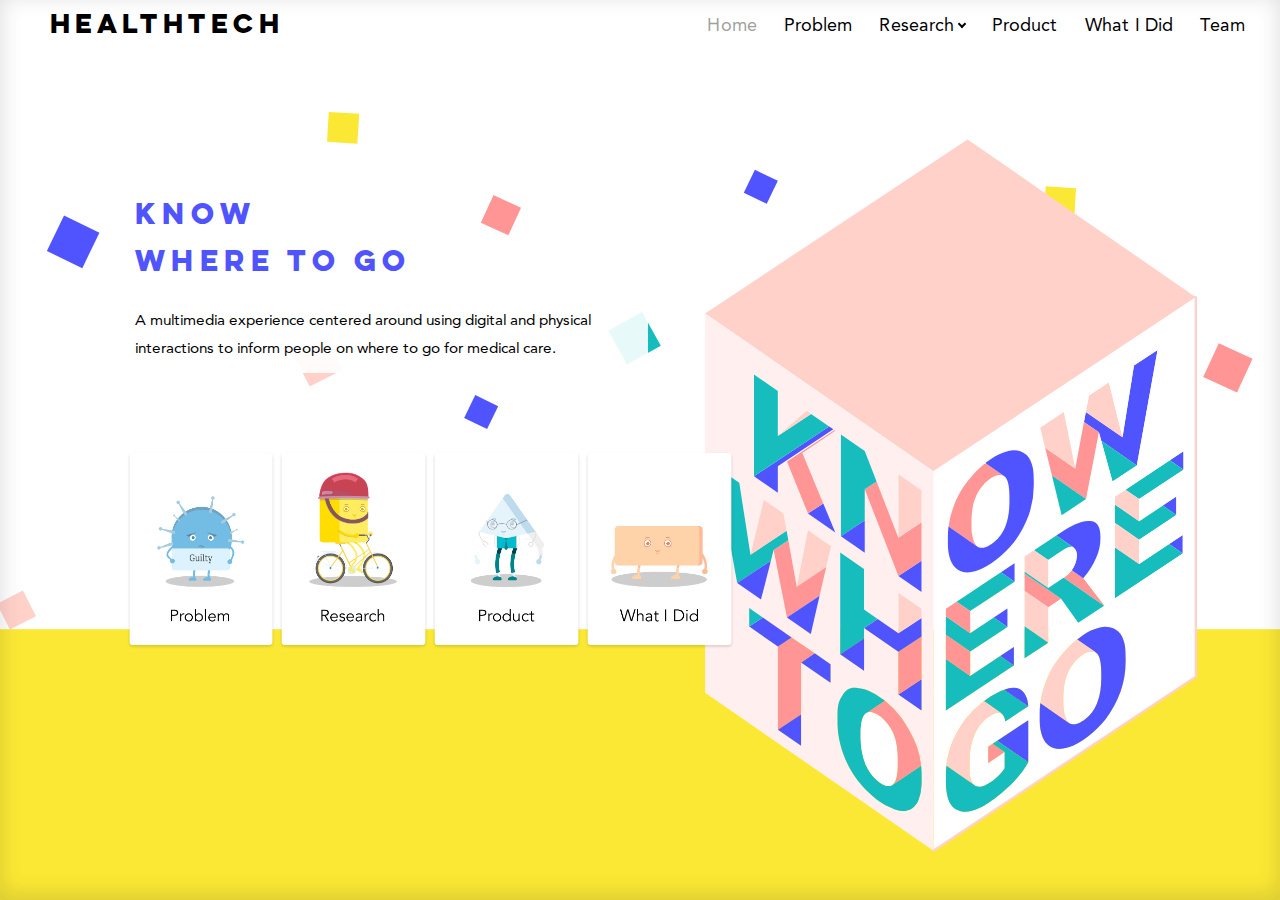
<file: index.html>
<!DOCTYPE HTML>

<html>
<head>
<title>MHCI HealthTech 2018</title>
<meta charset="utf-8" />
<meta name="viewport" content="width=device-width, initial-scale=1" />
<!--[if lte IE 8]><script src="assets/js/ie/html5shiv.js"></script><![endif]-->
<link rel="stylesheet" href="assets/css/main.css" />
<link rel="stylesheet" href="assets/css/custom.css" />
<!--[if lte IE 9]><link rel="stylesheet" href="assets/css/ie9.css" /><![endif]-->
<!--[if lte IE 8]><link rel="stylesheet" href="assets/css/ie8.css" /><![endif]-->
<link rel="shortcut icon" href="images/favicon.png" type="image/x-icon" />
</head>
<body class="landing landing-bg">
<div id="page-wrapper">
  <div class="wrapper-problem"> 
    
    <!-- Header -->
    <header id="header"> <a href="index.html">
      <h1 id="logo">HealthTech</h1>
      </a>
      <nav id="nav">
        <ul>
          <li><a class="selected" href="index.html">Home</a></li>
          <li><a href="problem.html">Problem</a></li>
          <li> <a class="super-menu" href="#">Research <i class="arrow down"></i></a>
            <ul>
              <li><a href="research-generative.html">Generative</a></li>
              <li><a href="research-evaluative.html">Evaluative</a></li>
            </ul>
          </li>
          <li><a href="product.html">Product</a></li>
          <li><a href="what-i-did.html">What I Did</a></li>
          <li><a href="team.html">Team</a></li>
        </ul>
      </nav>
    </header>
    
    <!-- Banner -->
    <section id="banner" class="banner-landing"> <img class="landing-bg-mobile" src="images/landing-page-background-mobile-view.svg"/>
      <div class="content">
        <div class="row hello-world">
          <div class="6u 12u$(medium) hero-text">
            <header>
              <h1 class="highlight-text text-box">Know<br>
                Where to Go</h1>
            </header>
            <h3 class="text-box">A multimedia experience centered around using digital and physical interactions to inform people on where to go for medical care.</h3>
          </div>
          <div class="row card-box">
            <div class="7u 12u$(medium)">
              <div class="row">
                <div class="3u 6u(medium)"> <a href="problem.html"><img class="card-link" src="images/problem-card.png" alt=""></a> </div>
                <div class="3u 6u$(medium)"> <a href="research-generative.html"><img class="card-link" src="images/research-card.png" alt=""></a> </div>
                <div class="3u 6u(medium)"> <a href="product.html"><img class="card-link" src="images/product-card.png" alt=""></a> </div>
                <div class="3u 6u(medium)"> <a href="what-i-did.html"><img class="card-link" src="images/my-role-card.png" alt=""></a> </div>
<!--                <div class="3u 6u$(medium)"> <a href="team.html"><img class="card-link" src="images/team-card.png" alt=""></a> </div>-->
              </div>
            </div>
          </div>
        </div>
      </div>
    </section>
    
    <!-- Scripts --> 
    <script src="assets/js/jquery.min.js"></script> 
    <script src="assets/js/jquery.scrolly.min.js"></script> 
    <script src="assets/js/jquery.dropotron.min.js"></script> 
    <script src="assets/js/jquery.scrollex.min.js"></script> 
    <script src="assets/js/skel.min.js"></script> 
    <script src="assets/js/util.js"></script> 
    <!--[if lte IE 8]><script src="assets/js/ie/respond.min.js"></script><![endif]--> 
    <script src="assets/js/main.js"></script> 
  </div>
</div>
</body>
</html>
</file>
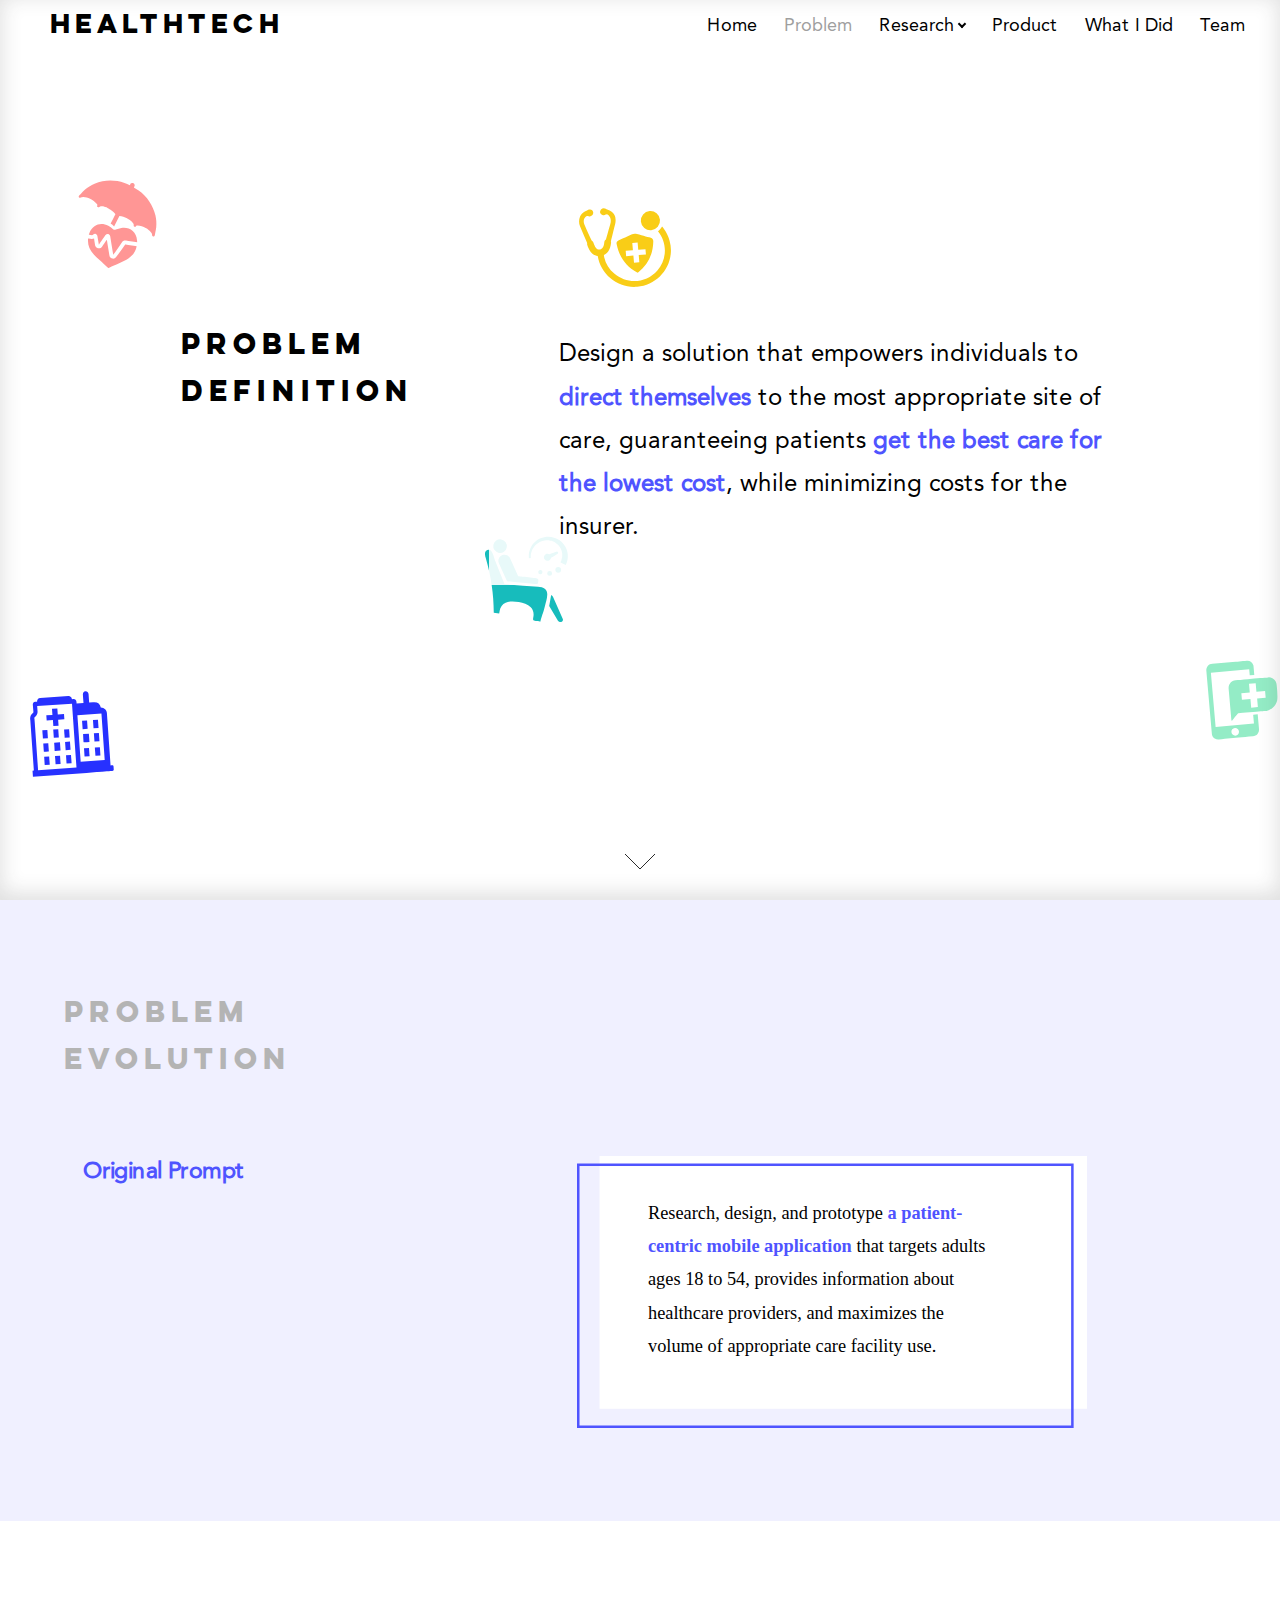
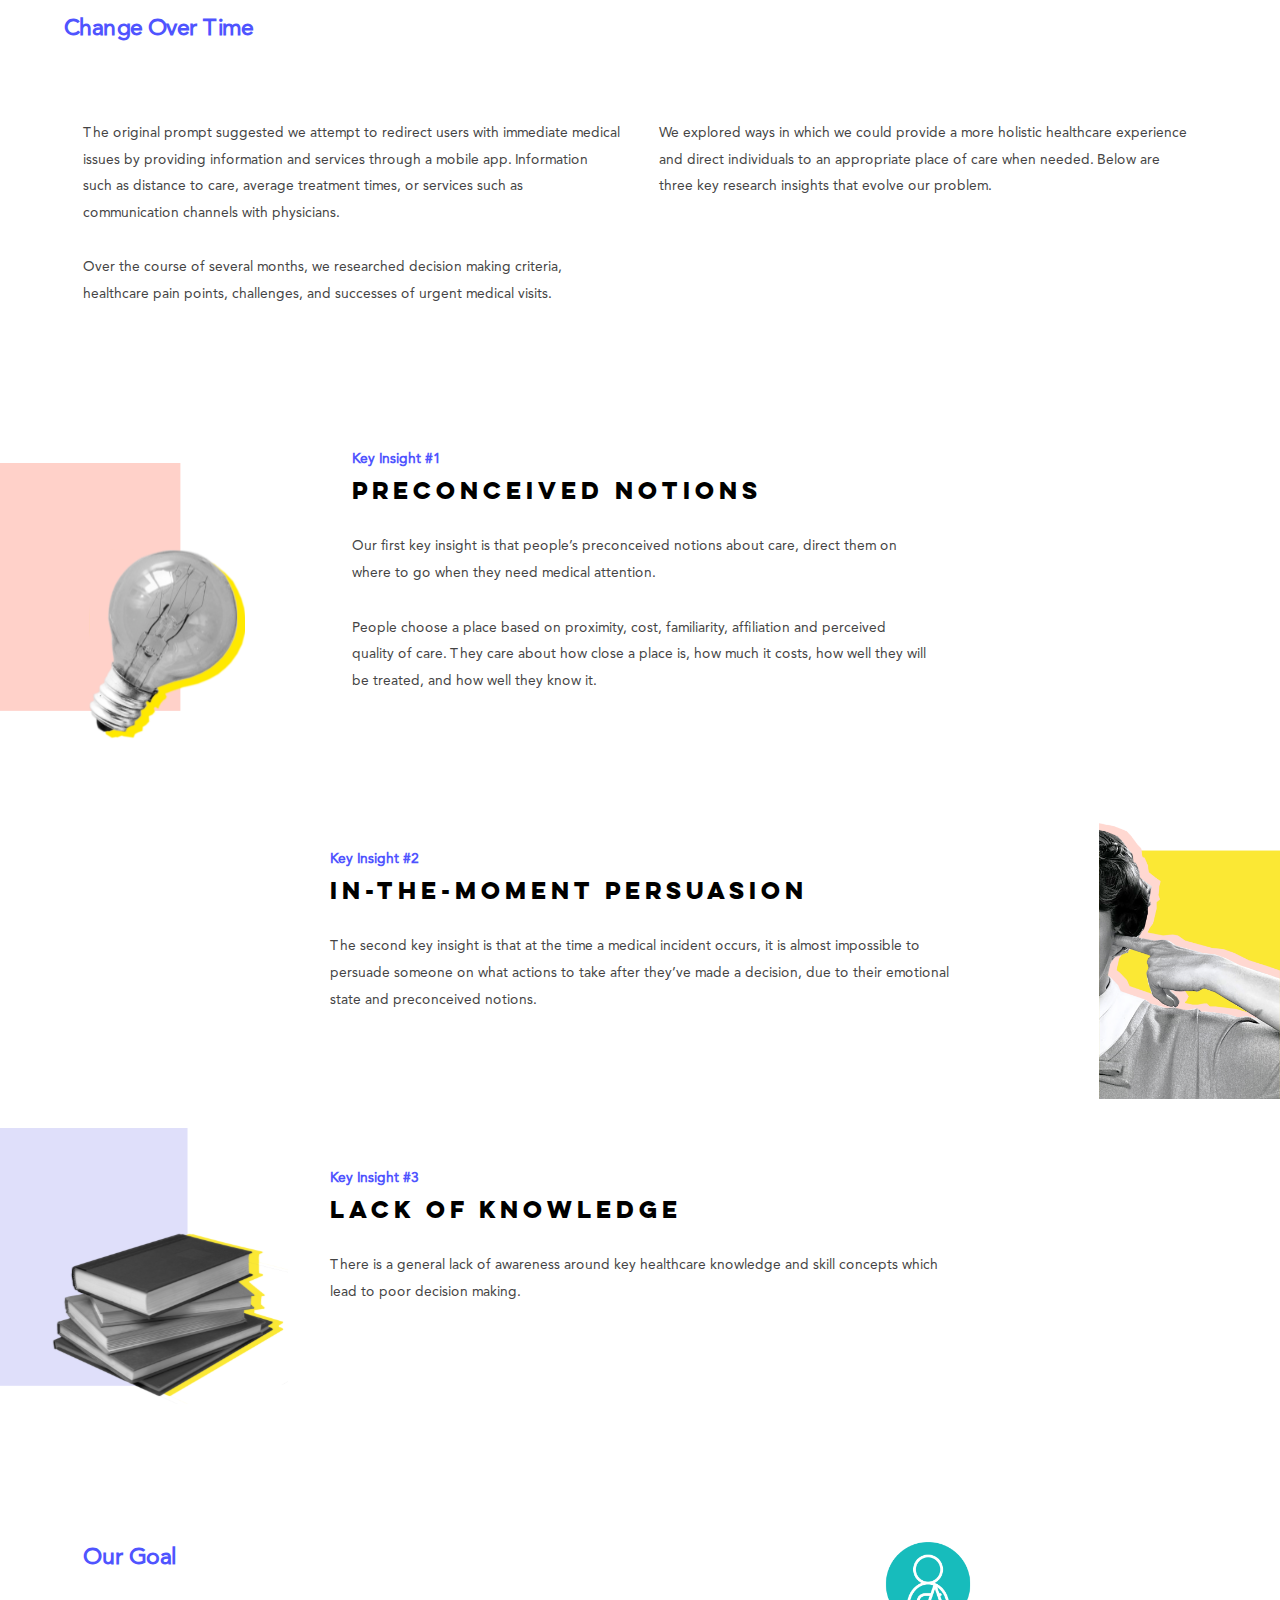
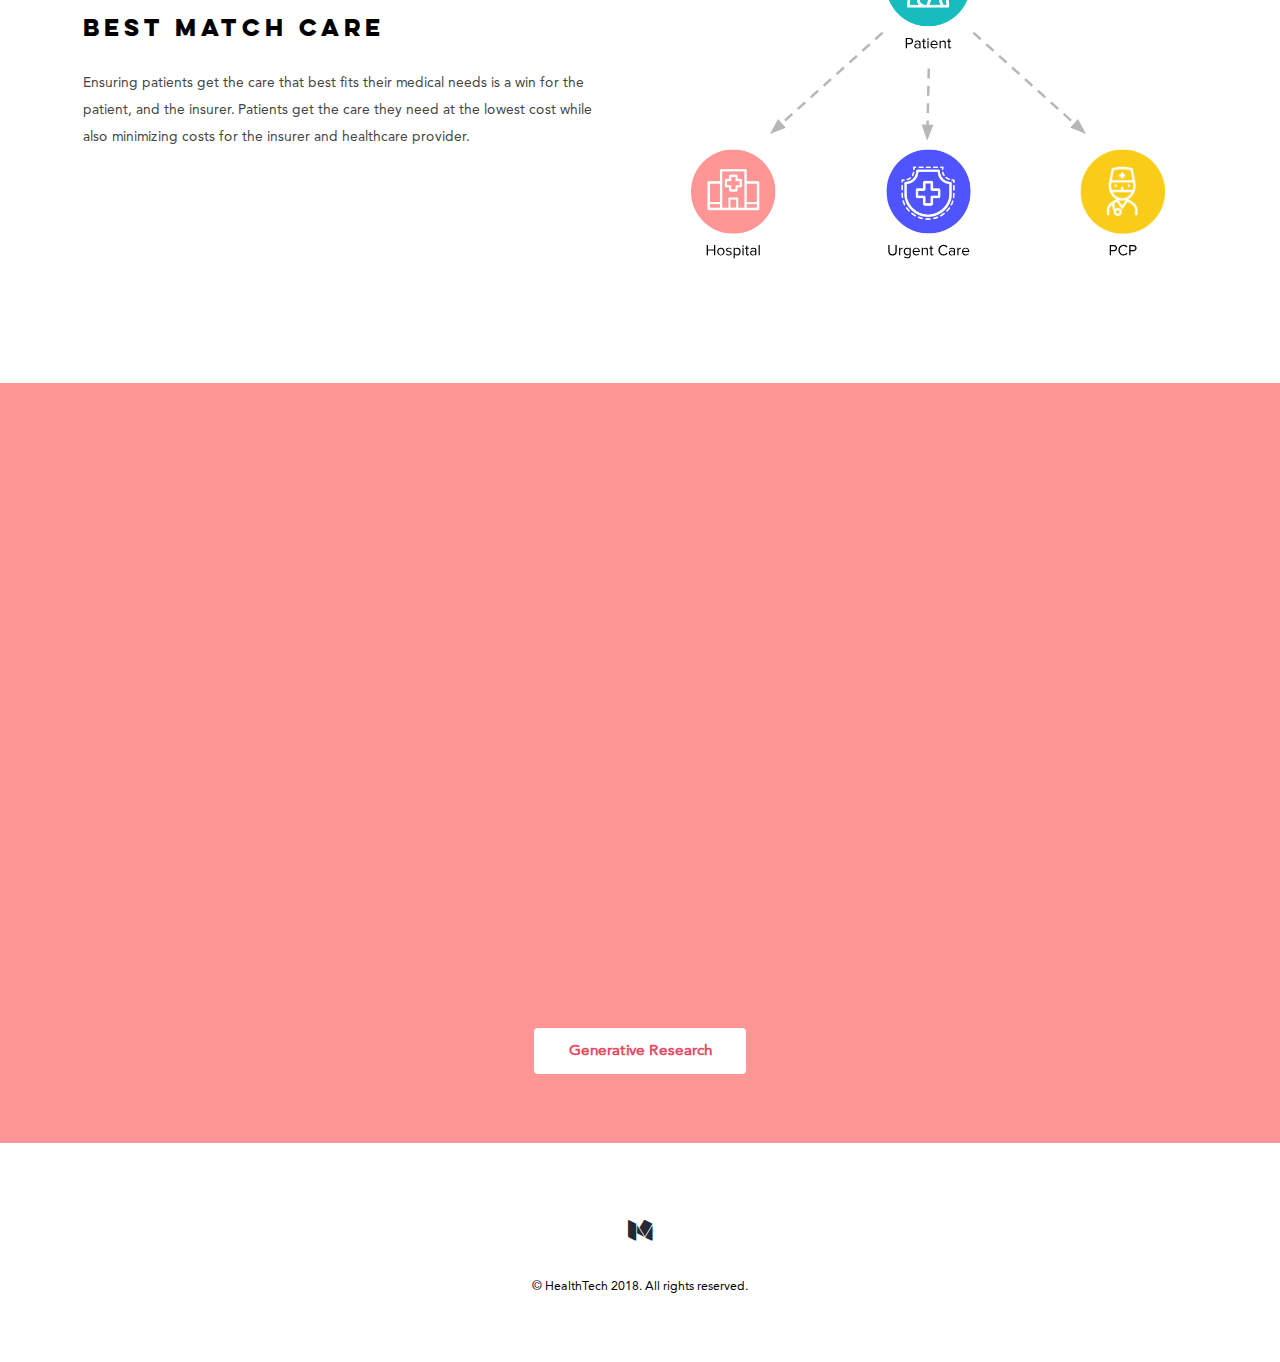
<file: problem.html>
<!DOCTYPE HTML>

<html>
<head>
<title>MHCI HealthTech 2018</title>
<meta charset="utf-8" />
<meta name="viewport" content="width=device-width, initial-scale=1" />
<!--[if lte IE 8]><script src="assets/js/ie/html5shiv.js"></script><![endif]-->
<link rel="stylesheet" href="assets/css/main.css" />
<link rel="stylesheet" href="assets/css/custom.css" />
<link rel="stylesheet" href="assets/css/evaluative.css" />
<!--[if lte IE 9]><link rel="stylesheet" href="assets/css/ie9.css" /><![endif]-->
<!--[if lte IE 8]><link rel="stylesheet" href="assets/css/ie8.css" /><![endif]-->
<link rel="shortcut icon" href="images/favicon.png" type="image/x-icon" />
</head>
<body class="landing">
<div id="page-wrapper">
  <div class="wrapper-problem"> 
    
    <!-- Header -->
    <header id="header"> <a href="index.html">
      <h1 id="logo">HealthTech</h1>
      </a>
      <nav id="nav">
        <ul>
          <li><a  href="index.html">Home</a></li>
          <li><a class="selected" href="problem.html">Problem</a></li>
          <li> <a class="super-menu" href="#">Research <i class="arrow down"></i></a>
            <ul>
              <li><a href="research-generative.html">Generative</a></li>
              <li><a href="research-evaluative.html">Evaluative</a></li>
            </ul>
          </li>
          <li><a href="product.html">Product</a></li>
          <li><a href="what-i-did.html">What I Did</a></li>
          <li><a href="team.html">Team</a></li>
        </ul>
      </nav>
    </header>
    
    <!-- Banner -->
    <section id="banner" class="banner-problem">
      <div class="content">
        <div class="row banner-text">
          <div class="4u 12u$(medium)">
            <header>
              <h1 class="text-box">Problem<br>
                Definition</h1>
            </header>
          </div>
          <div class="8u 12u$(medium) text-box">
            <h3 class="blurb">Design a solution that empowers individuals to <span class="highlight-text">direct themselves</span> to the most appropriate site of care, guaranteeing patients <span class="highlight-text">get the best care for the lowest cost</span>, while minimizing costs for the insurer.</h3>
          </div>
        </div>
      </div>
      <a href="#dop" class="goto-next scrolly banner-arrow">Next</a> </section>
    
    <!-- Problem Evolution -->
    <section id="dop" class="bottom problem-evolution">
      <div class="content">
        <div class="container"> 
          <!--Section Title-->
          <div class="row">
            <div class="12u 12u$(medium)">
              <header>
                <h1 class="darkgray-section-title">Problem<br>
                  Evolution</h1>
              </header>
            </div>
          </div>
          <!--Original Prompt-->
          <div class="row uniform-right">
            <div class="4u 12u$(medium)">
              <h2>Original Prompt</h2>
            </div>
            <div class="8u 12u$(medium)"> <img class="original-prompt" src="images/original-prompt.svg" alt=""> </div>
          </div>
          <!--Paragraph Text--> 
        </div>
      </div>
      <a href="#two" class="goto-next scrolly">Next</a> </section>
    
    <!-- Change Over Time -->
    <section class="bottom cot">
      <div class="content">
        <div class="container">
          <header>
            <h2>Change Over Time</h2>
          </header>
          <div class="row uniform">
            <div class="6u 12u$(medium)">
              <p>The original prompt suggested we attempt to redirect users with immediate medical issues by providing information and services through a mobile app. Information such as distance to care, average treatment times, or services such as communication channels with physicians.<br>
                <br>
                Over the course of several months, we researched decision making criteria, healthcare pain points, challenges, and successes of urgent medical visits.</p>
            </div>
            <div class="6u 12u$(medium)">
              <p>We explored ways in which we could provide a more holistic healthcare experience and direct individuals to an appropriate place of care when needed. Below are three key research insights that evolve our problem.</p>
            </div>
          </div>
        </div>
      </div>
      <a href="#three" class="goto-next scrolly">Next</a> </section>
    
    <!-- Key Insights -->
    <section class="key-insight-1">
      <div class="content">
        <div class="container">
          <div class="row">
            <div class="6u$ 12u$(medium) insight-box">
              <p class="highlight-text">Key Insight #1</p>
              <div>
                <h1 class="h1-subtitle">Preconceived Notions</h1>
                <p class="inline">Our first key insight is that people’s preconceived notions about care, direct them on where to go when they need medical attention.</p>
                <p>People choose a place based on proximity, cost, familiarity, affiliation and perceived quality of care. They care about how close a place is, how much it costs, how well they will be treated, and how well they know it.</p>
              </div>
            </div>
          </div>
        </div>
      </div>
    </section>
    <section class="key-insight-2">
      <div class="row">
        <div class="6u 12u$(medium) insight-box">
          <p class="highlight-text">Key Insight #2</p>
          <div>
            <h1 class="h1-subtitle">In-the-Moment Persuasion</h1>
            <p class="inline">The second key insight is that at the time a medical incident occurs, it is almost impossible to persuade someone on what actions to take after they’ve made a decision, due to their emotional state and preconceived notions.</p>
          </div>
        </div>
      </div>
    </section>
    <section class="key-insight-3">
      <div class="row">
        <div class="6u$ 12u$(medium) insight-box">
          <p class="highlight-text">Key Insight #3</p>
          <div>
            <h1 class="h1-subtitle">Lack of Knowledge</h1>
            <p class="inline">There is a general lack of awareness around key healthcare knowledge and skill concepts which lead to poor decision making.</p>
          </div>
        </div>
      </div>
    </section>
    
    <!-- Our Goal -->
    <section class="bottom cot">
      <div class="content">
        <div class="container">
          <div class="row uniform">
            <div class="6u 12u$(medium)">
              <header>
                <h2>Our Goal</h2>
                <h1 class="h1-subtitle">Best Match Care</h1>
              </header>
              <p>Ensuring patients get the care that best fits their medical needs is a win for the patient, and the insurer. Patients get the care they need at the lowest cost while also minimizing costs for the insurer and healthcare provider.</p>
            </div>
            <div class="6u 12u$(medium)"> <img src="images/best-match-care.svg" alt=""/> </div>
          </div>
        </div>
      </div>
      <a href="#three" class="goto-next scrolly">Next</a> </section>
    
    <!-- Redefining Our Goal -->
    <section id="five" class="wrapper style2 special fade">
      <div class="container">
        <header>
          <h1 class="pink-section-title text-center">Redefining Our Goal</h1>
        </header>
        <div class="container 50%">
          <p class="white-text">Our goal is to provide a more effective and sustainable way of empowering individuals, by equipping them with knowledge and skills they need to make an educated decision at the time of a medical emergency. We strive to instill behavior change that will be reflected in one’s decision making process.</p>
        </div>
        <div class="container 70%"> <img class="ks-img" src="images/ks-equation.svg" alt="Knowledge and skills equal better decision making."> </div>
      </div>
      <div class="next-page">
        <ul class="actions">
          <li><a href="research-generative.html" class="button special">Generative Research</a></li>
        </ul>
      </div>
    </section>
    
    <!-- Footer -->
    <footer id="footer">
      <ul class="icons">
        <li><a target="_blank" href="https://medium.com/mhci2018-healthtech/mhci-capstone-team-revolutionizes-digital-healthcare-experience-for-patients-ade49d486f2" class="icon alt fa-medium"><span class="label">Medium</span></a></li>
      </ul>
      <ul class="copyright">
        <li>&copy; HealthTech 2018. All rights reserved.</li>
      </ul>
    </footer>
  </div>
</div>

<!-- Scripts --> 
<script src="assets/js/jquery.min.js"></script> 
<script src="assets/js/jquery.scrolly.min.js"></script> 
<script src="assets/js/jquery.dropotron.min.js"></script> 
<script src="assets/js/jquery.scrollex.min.js"></script> 
<script src="assets/js/skel.min.js"></script> 
<script src="assets/js/util.js"></script> 
<!--[if lte IE 8]><script src="assets/js/ie/respond.min.js"></script><![endif]--> 
<script src="assets/js/main.js"></script>
</body>
</html>
</file>
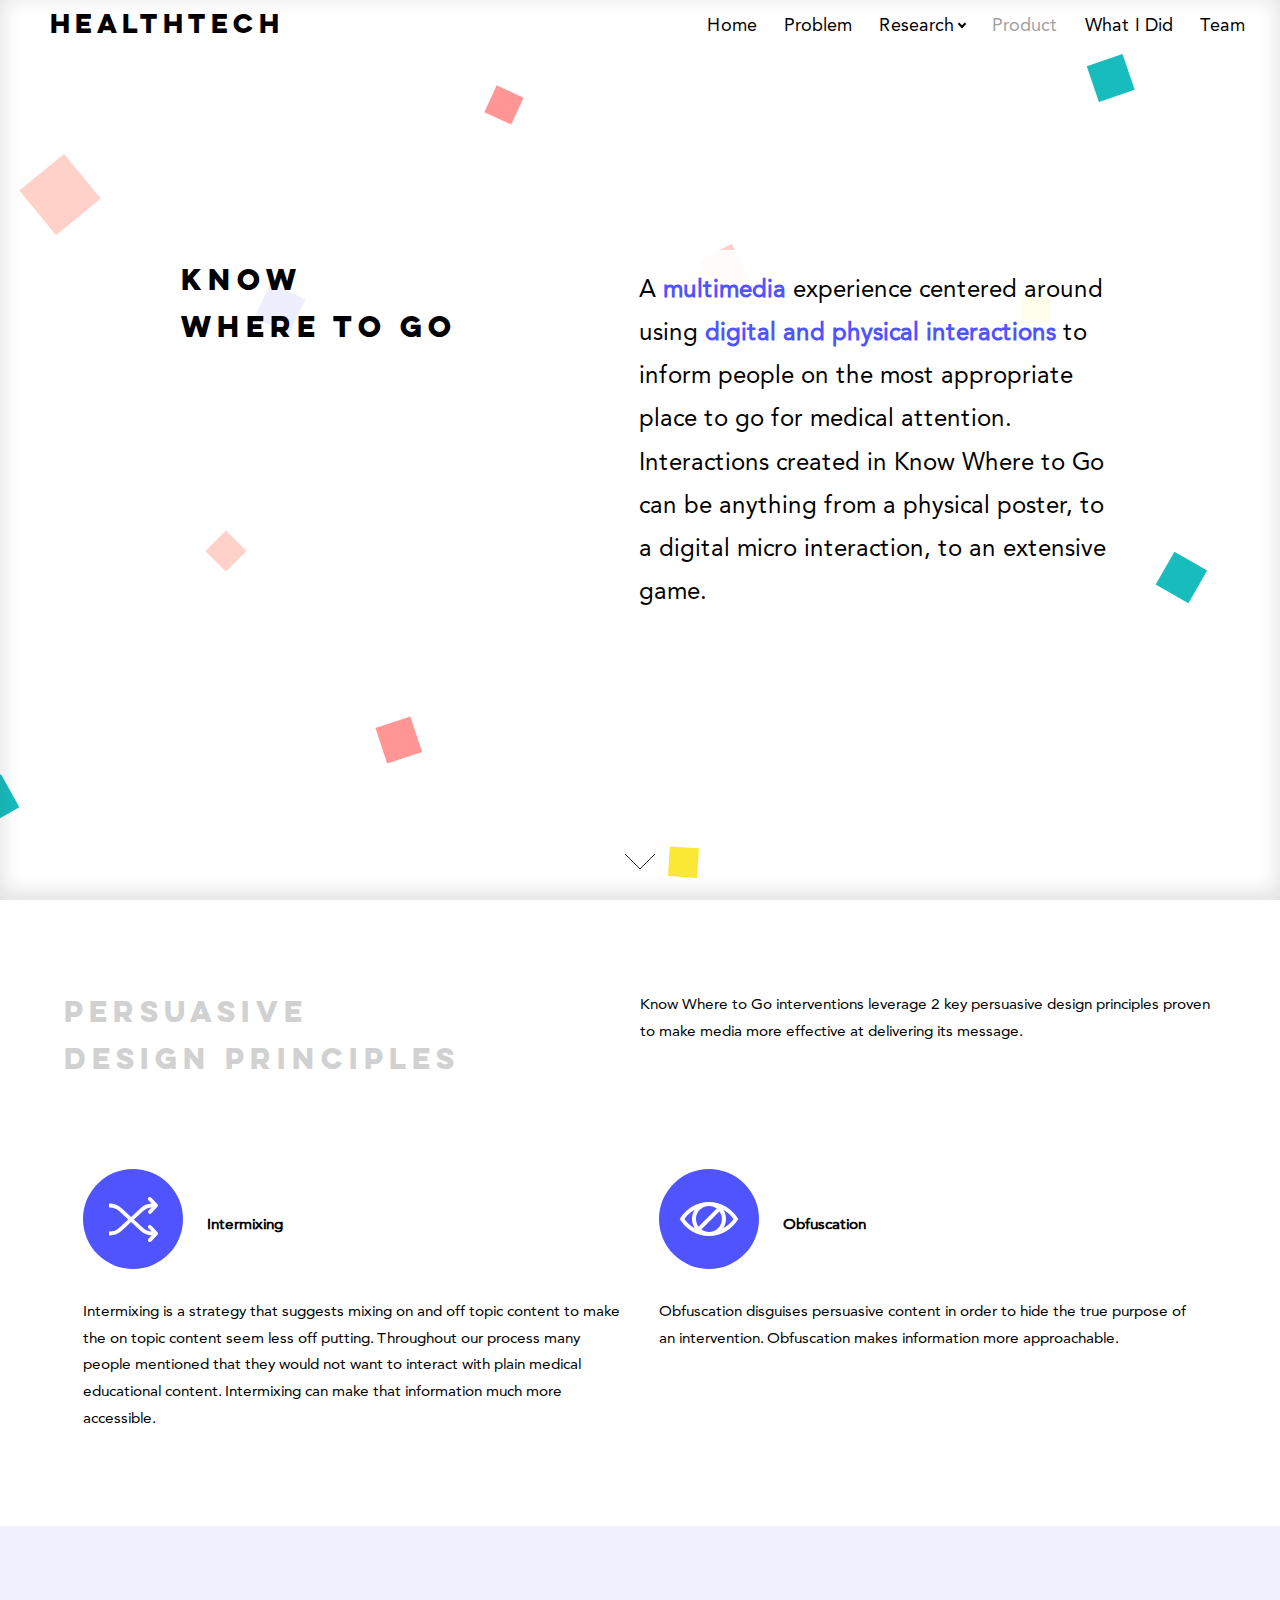
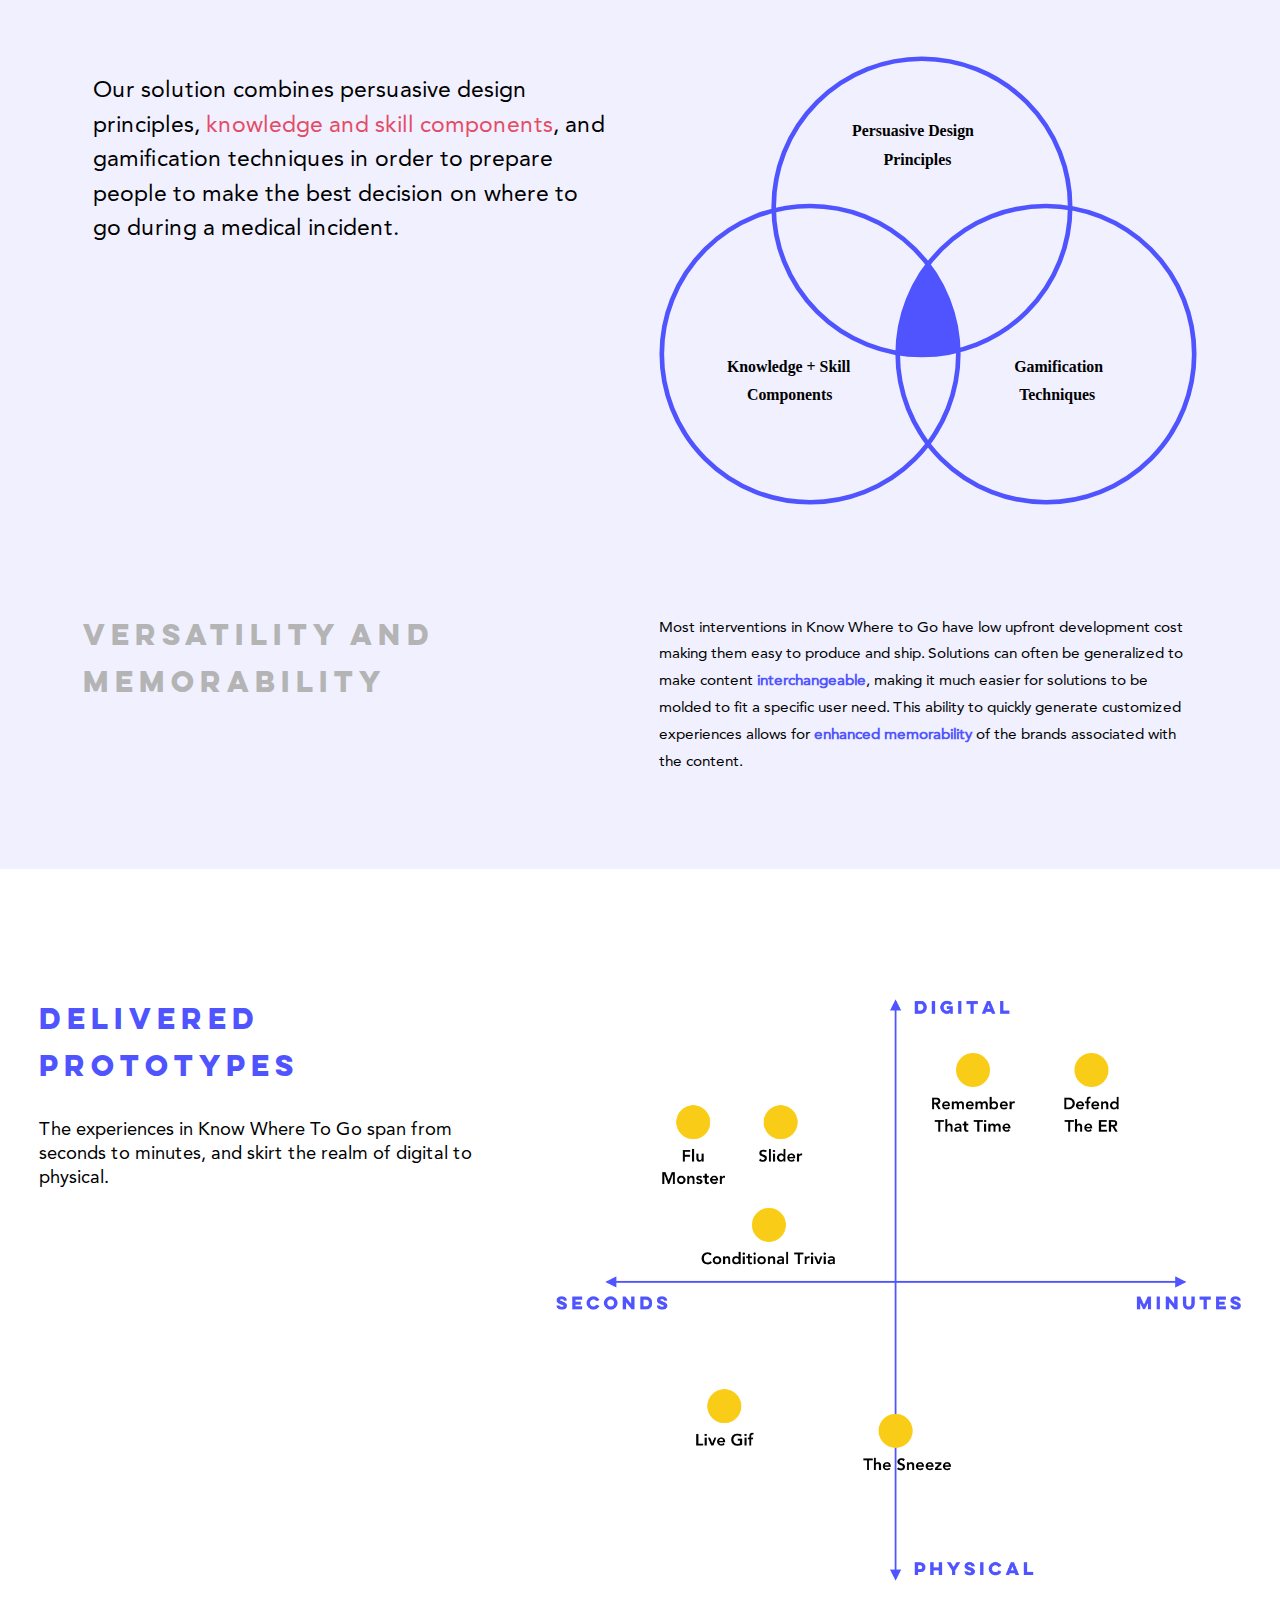
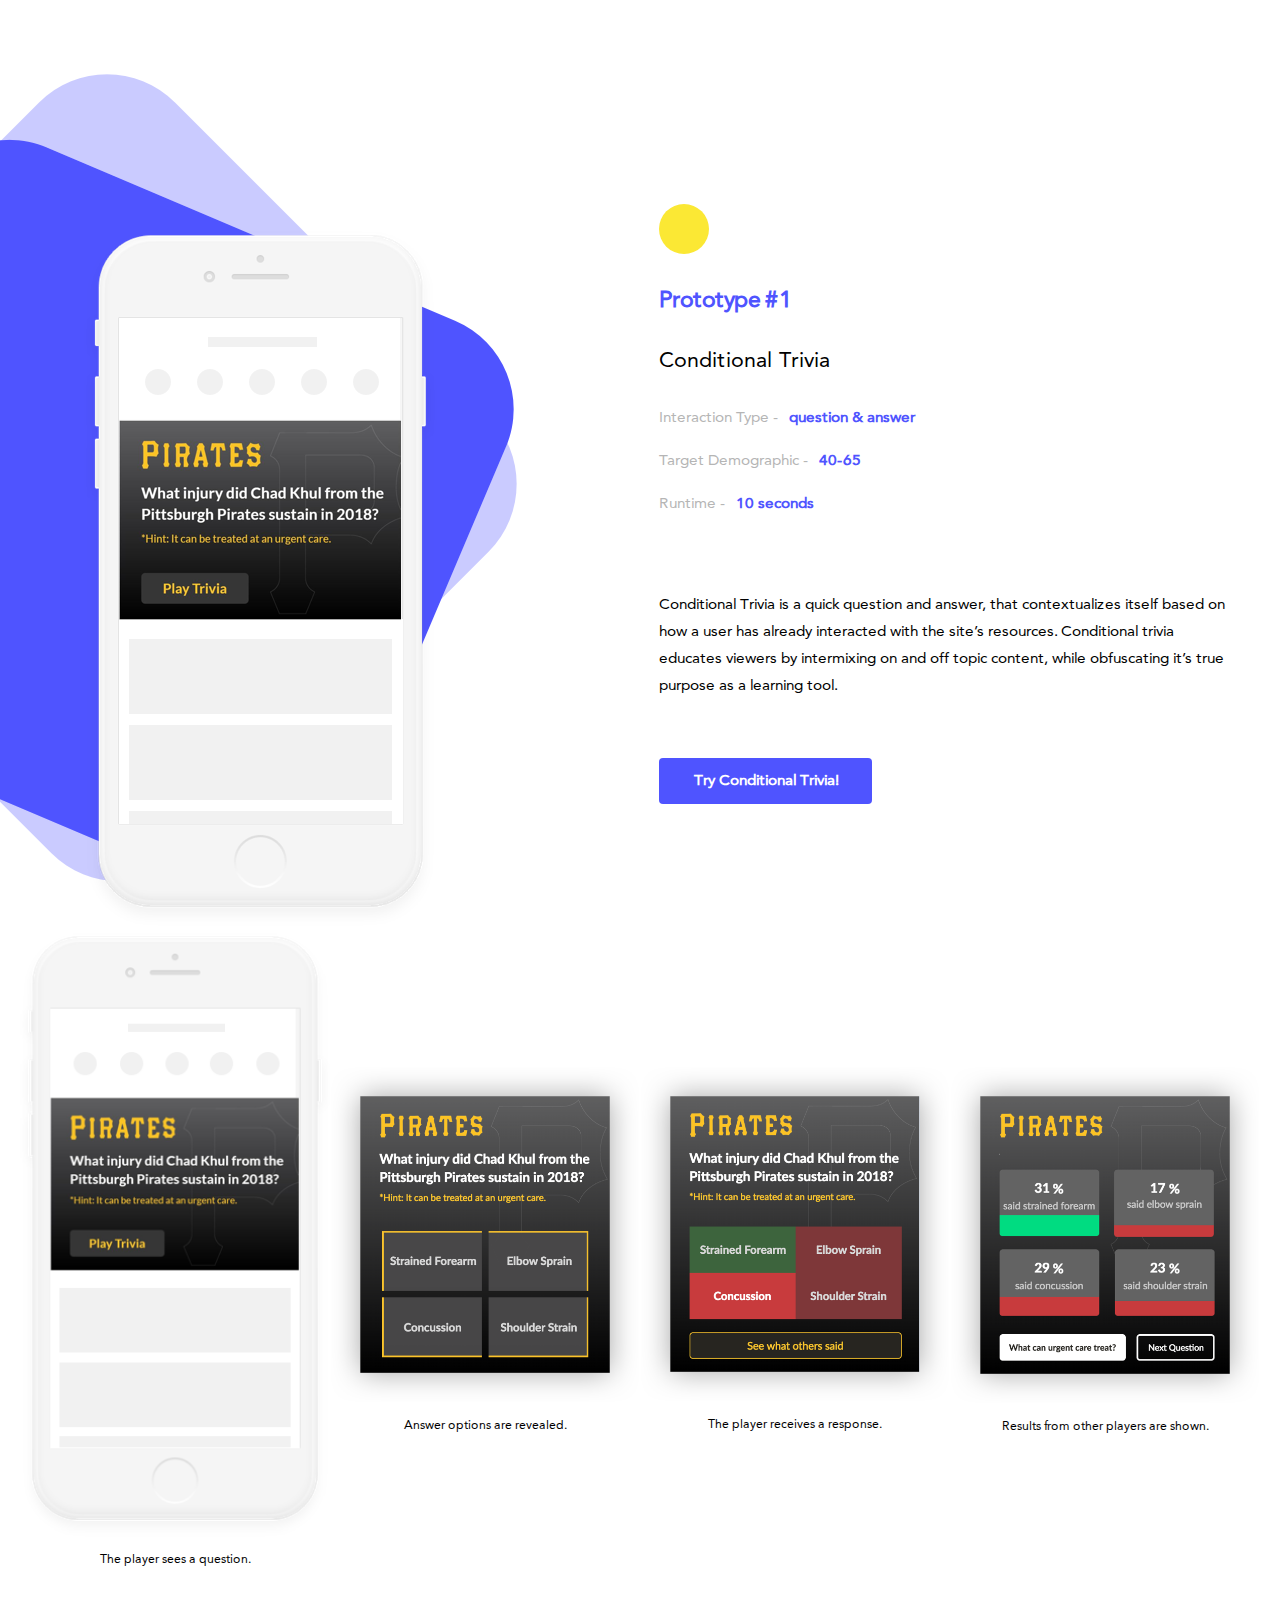
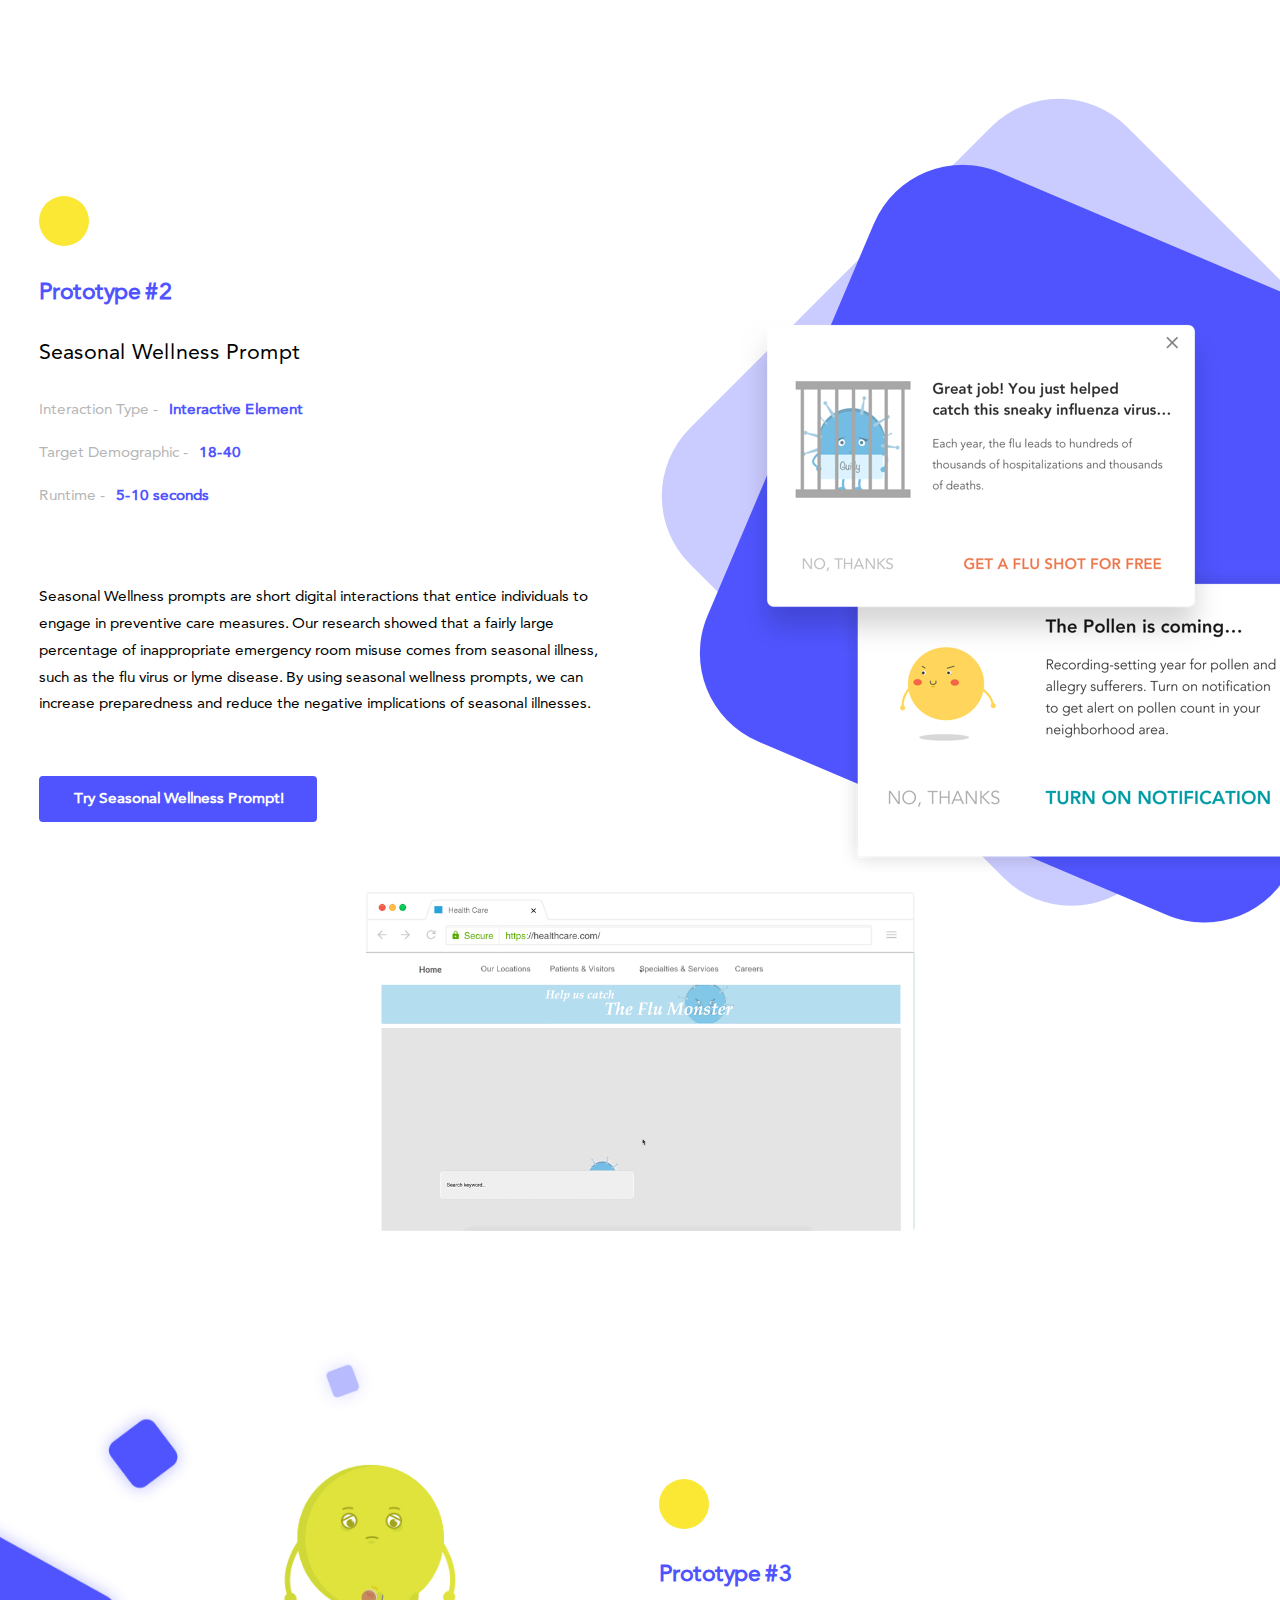
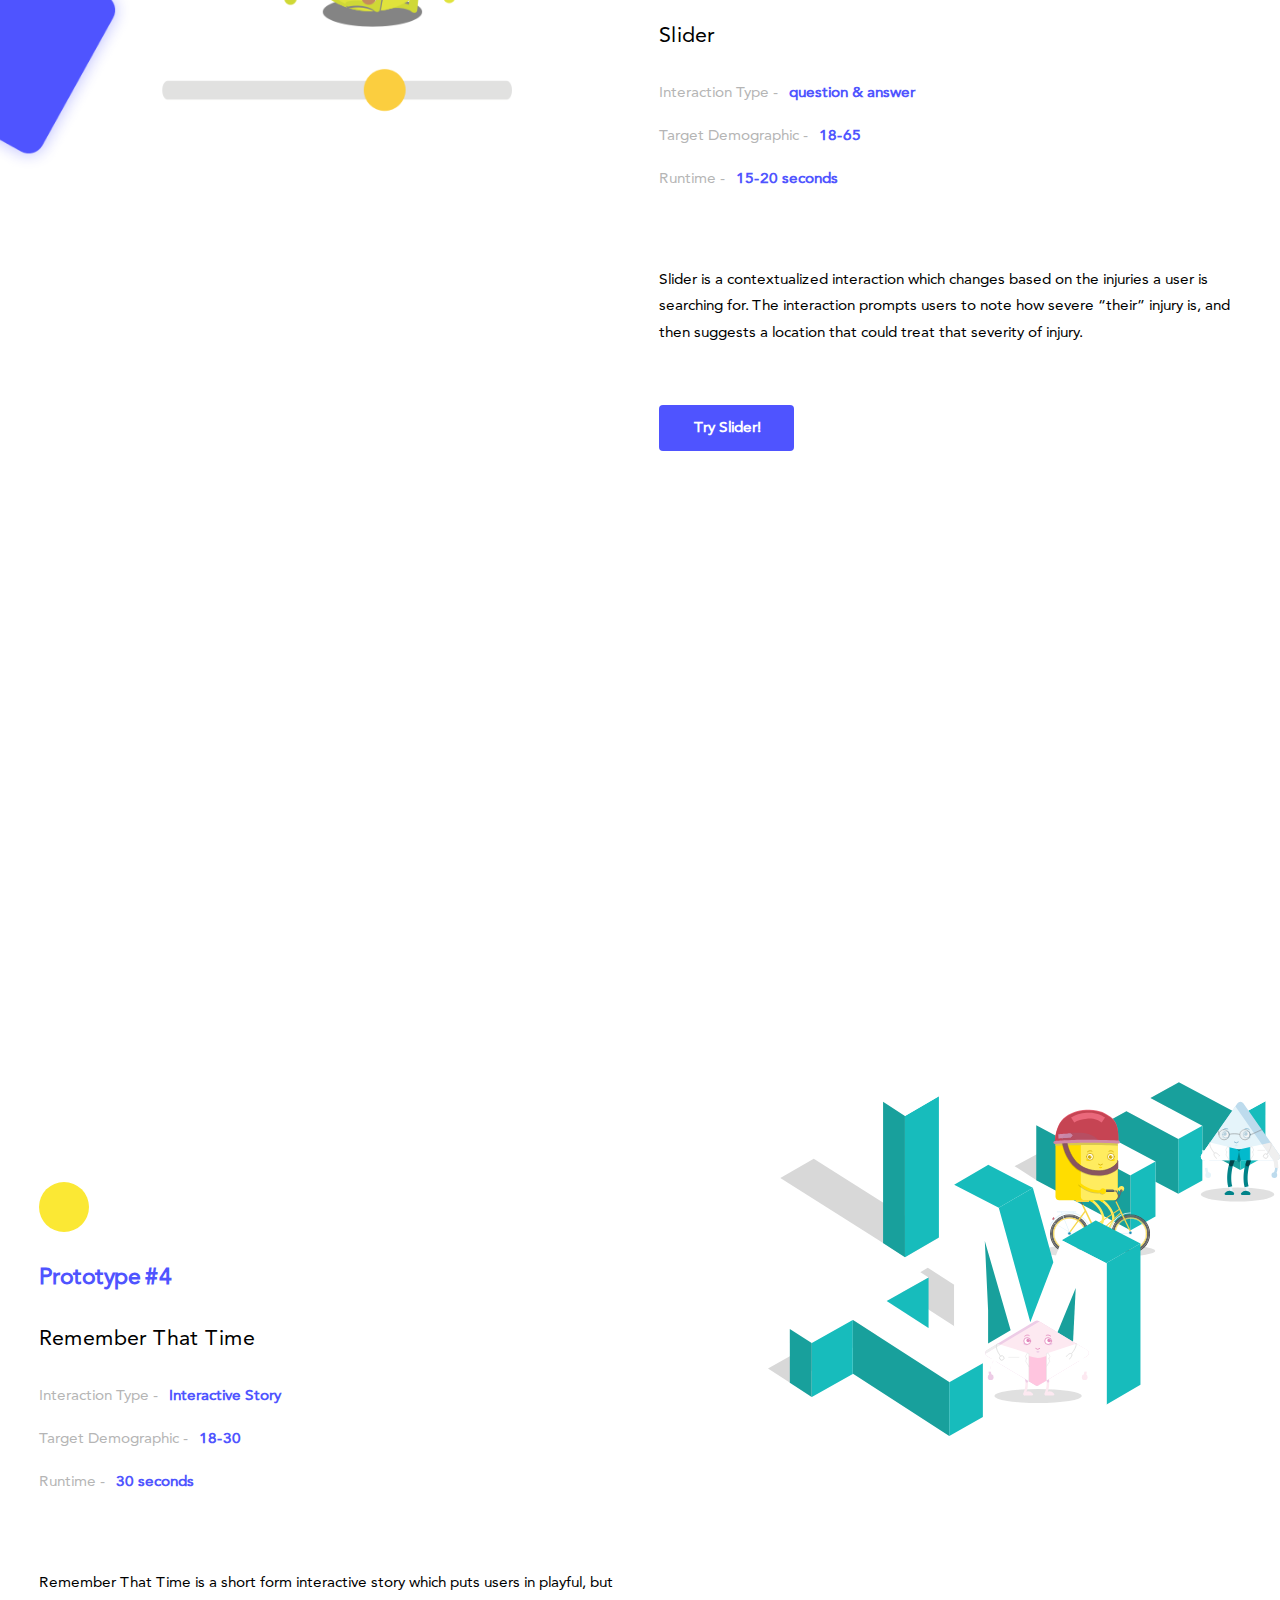
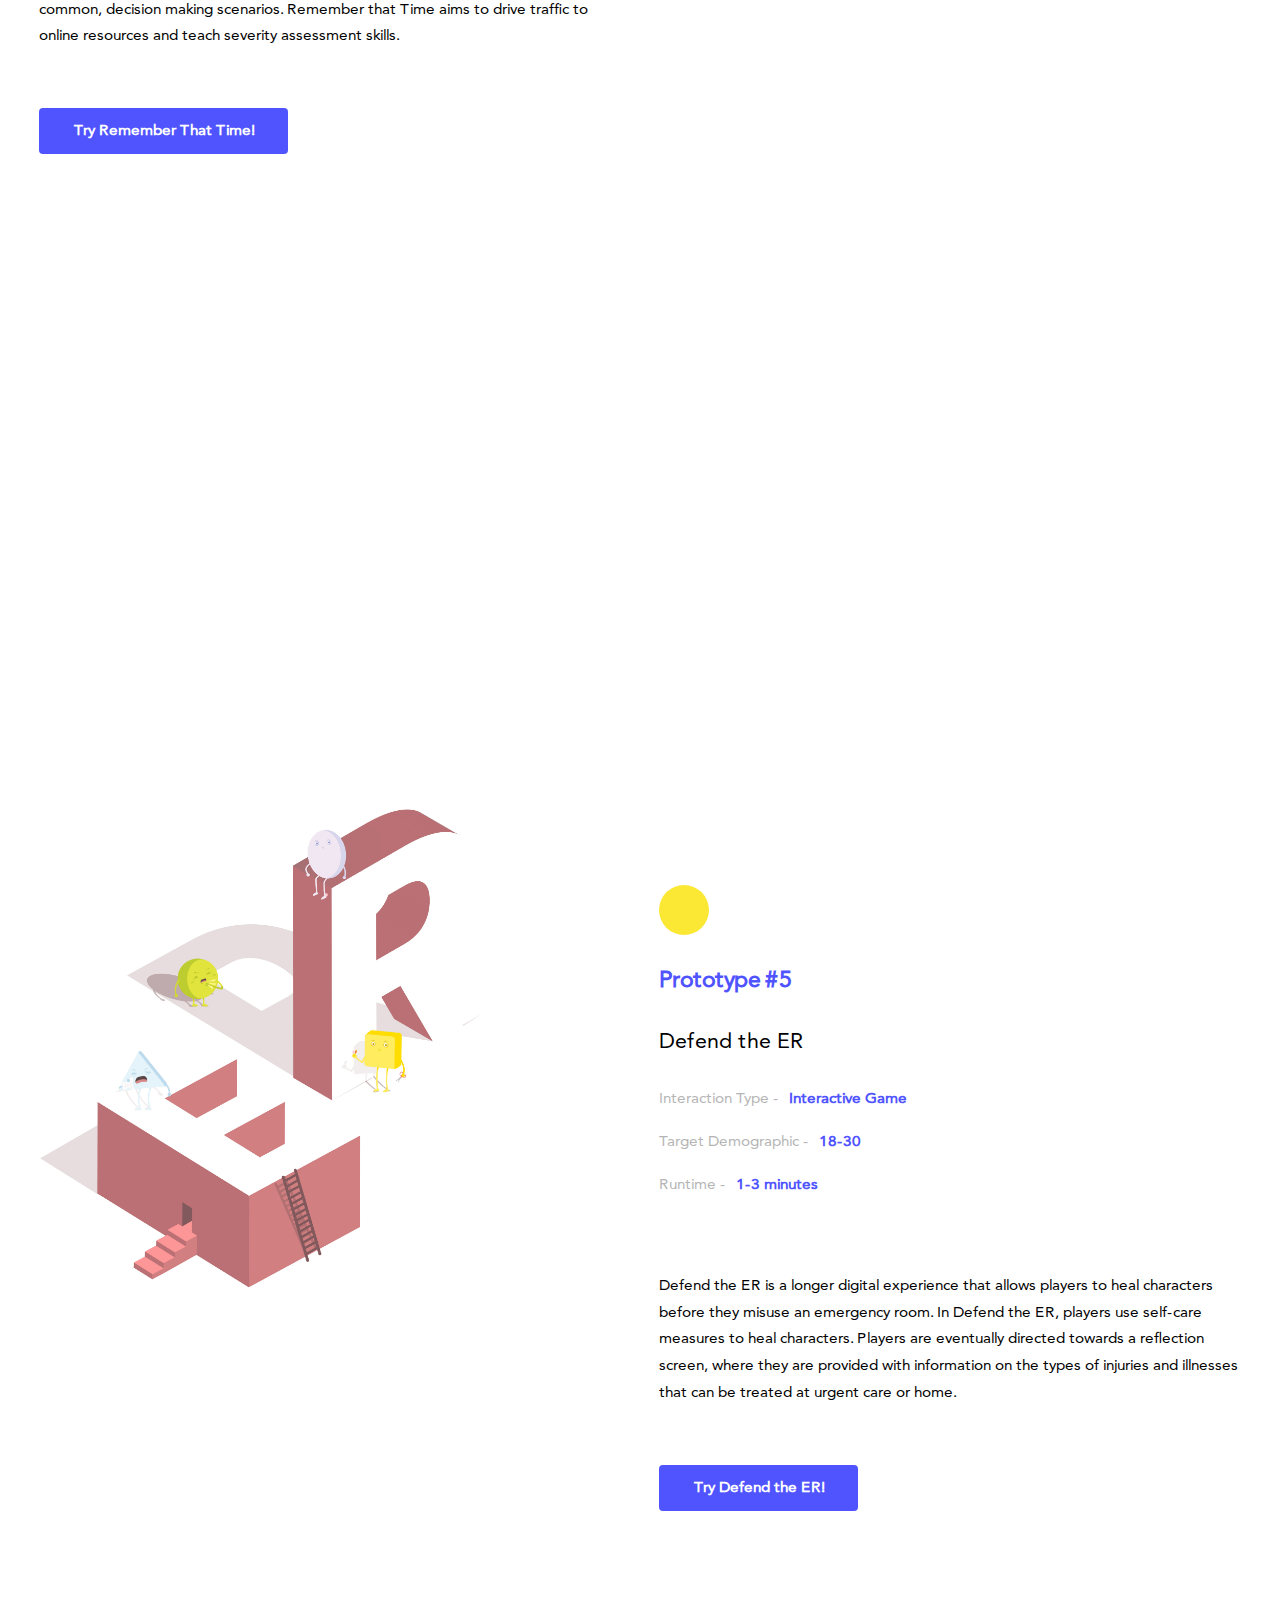
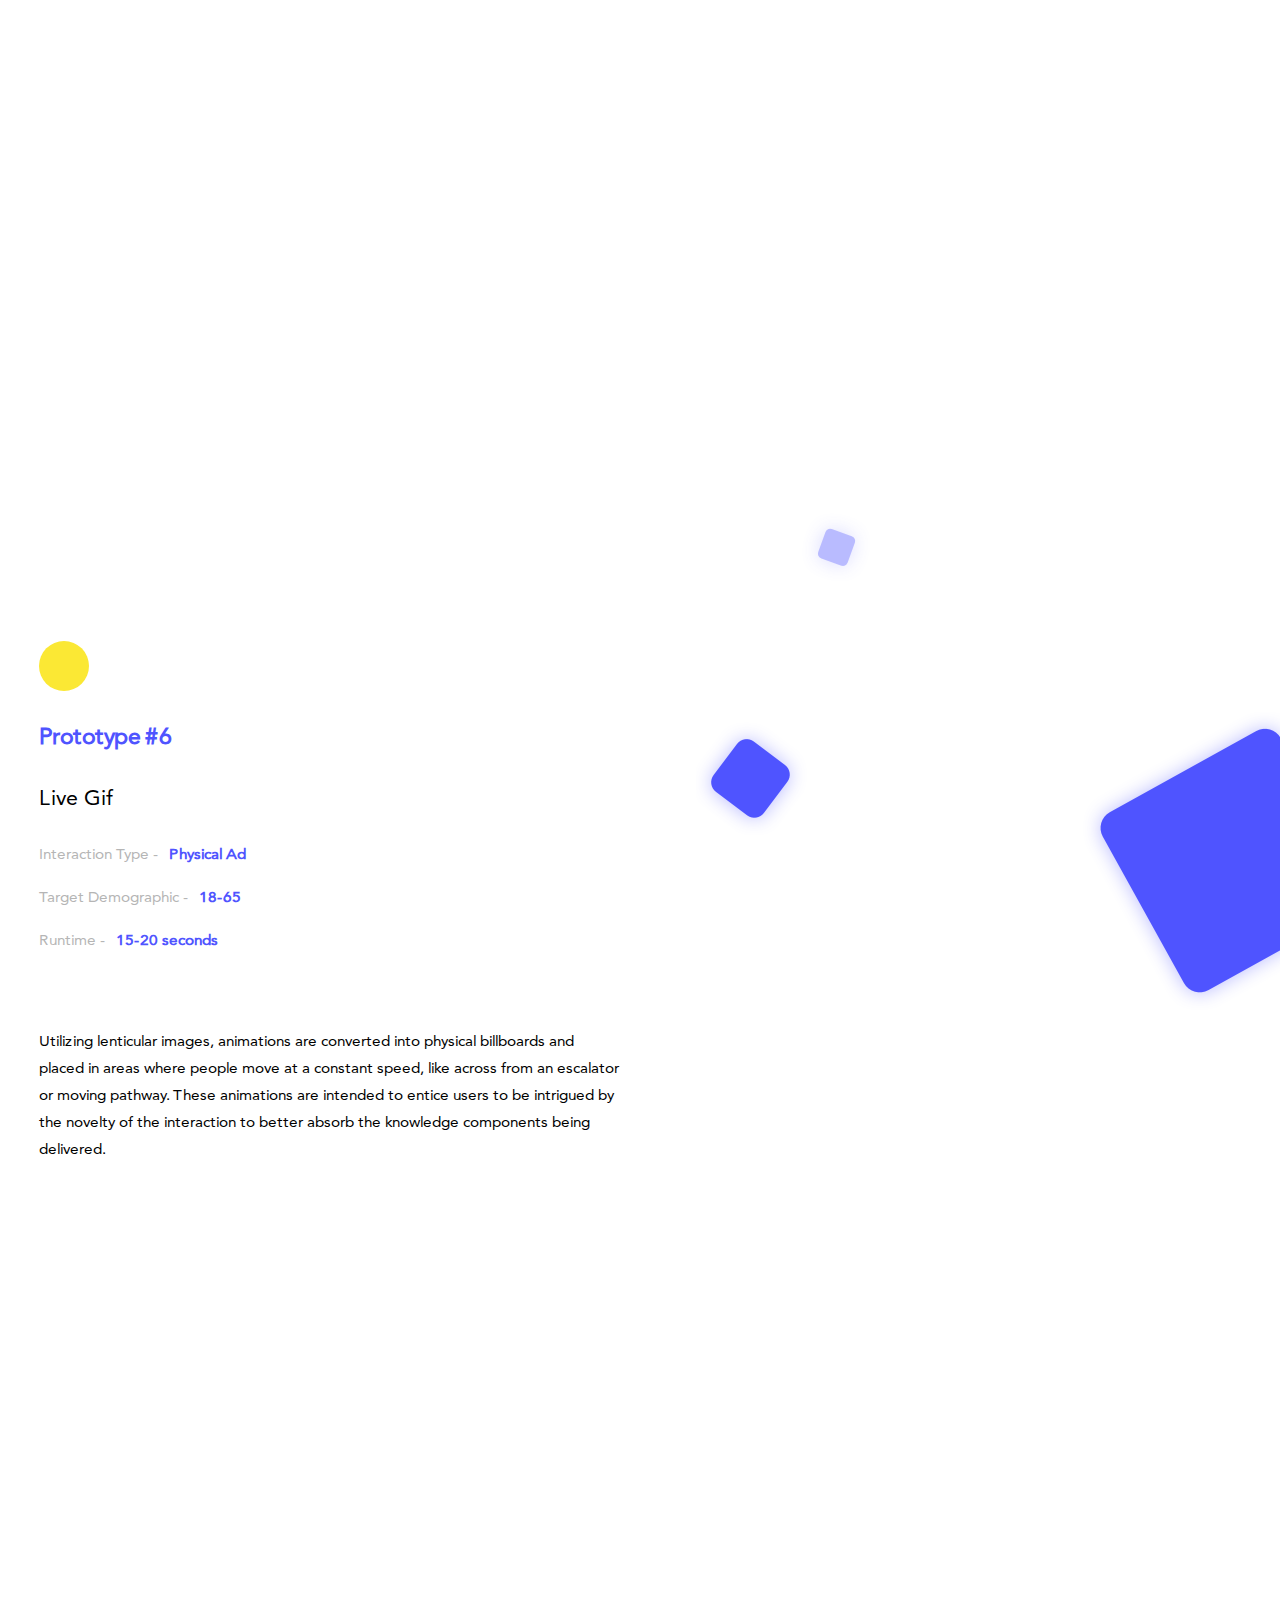
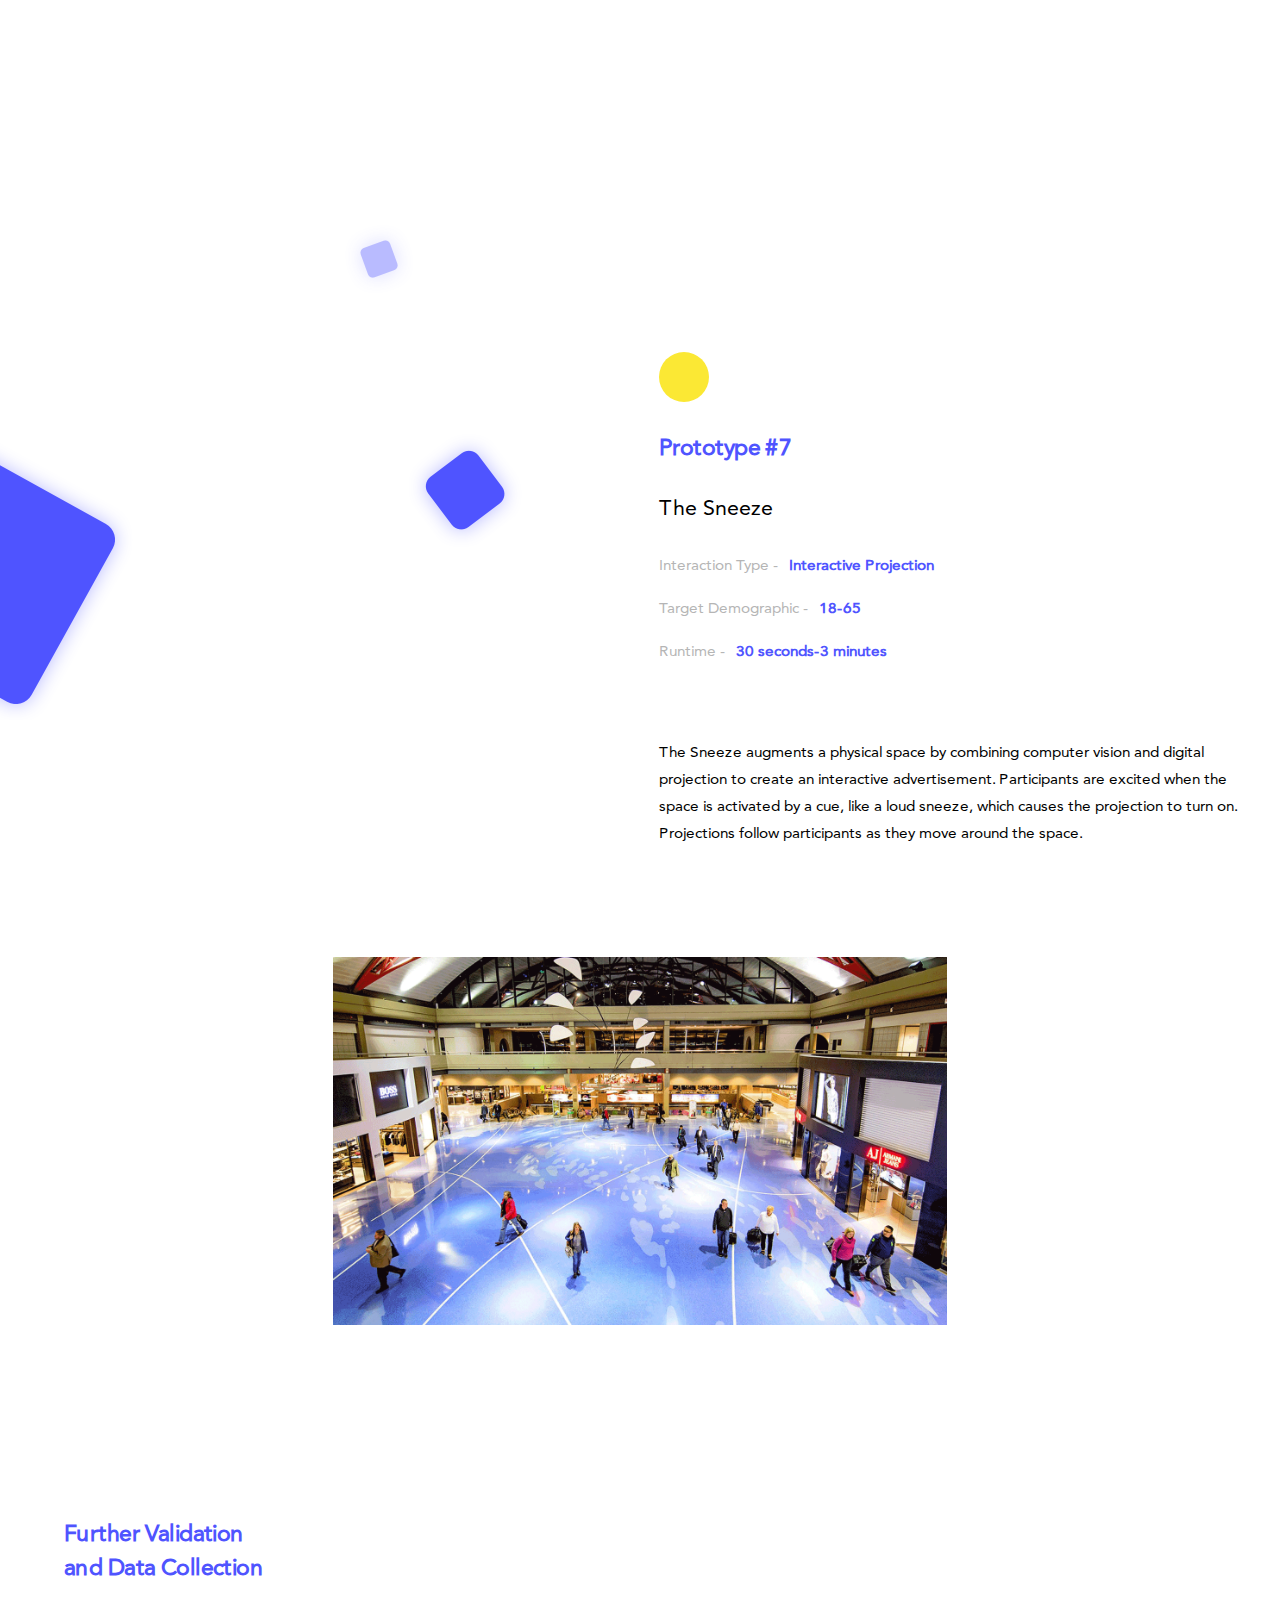
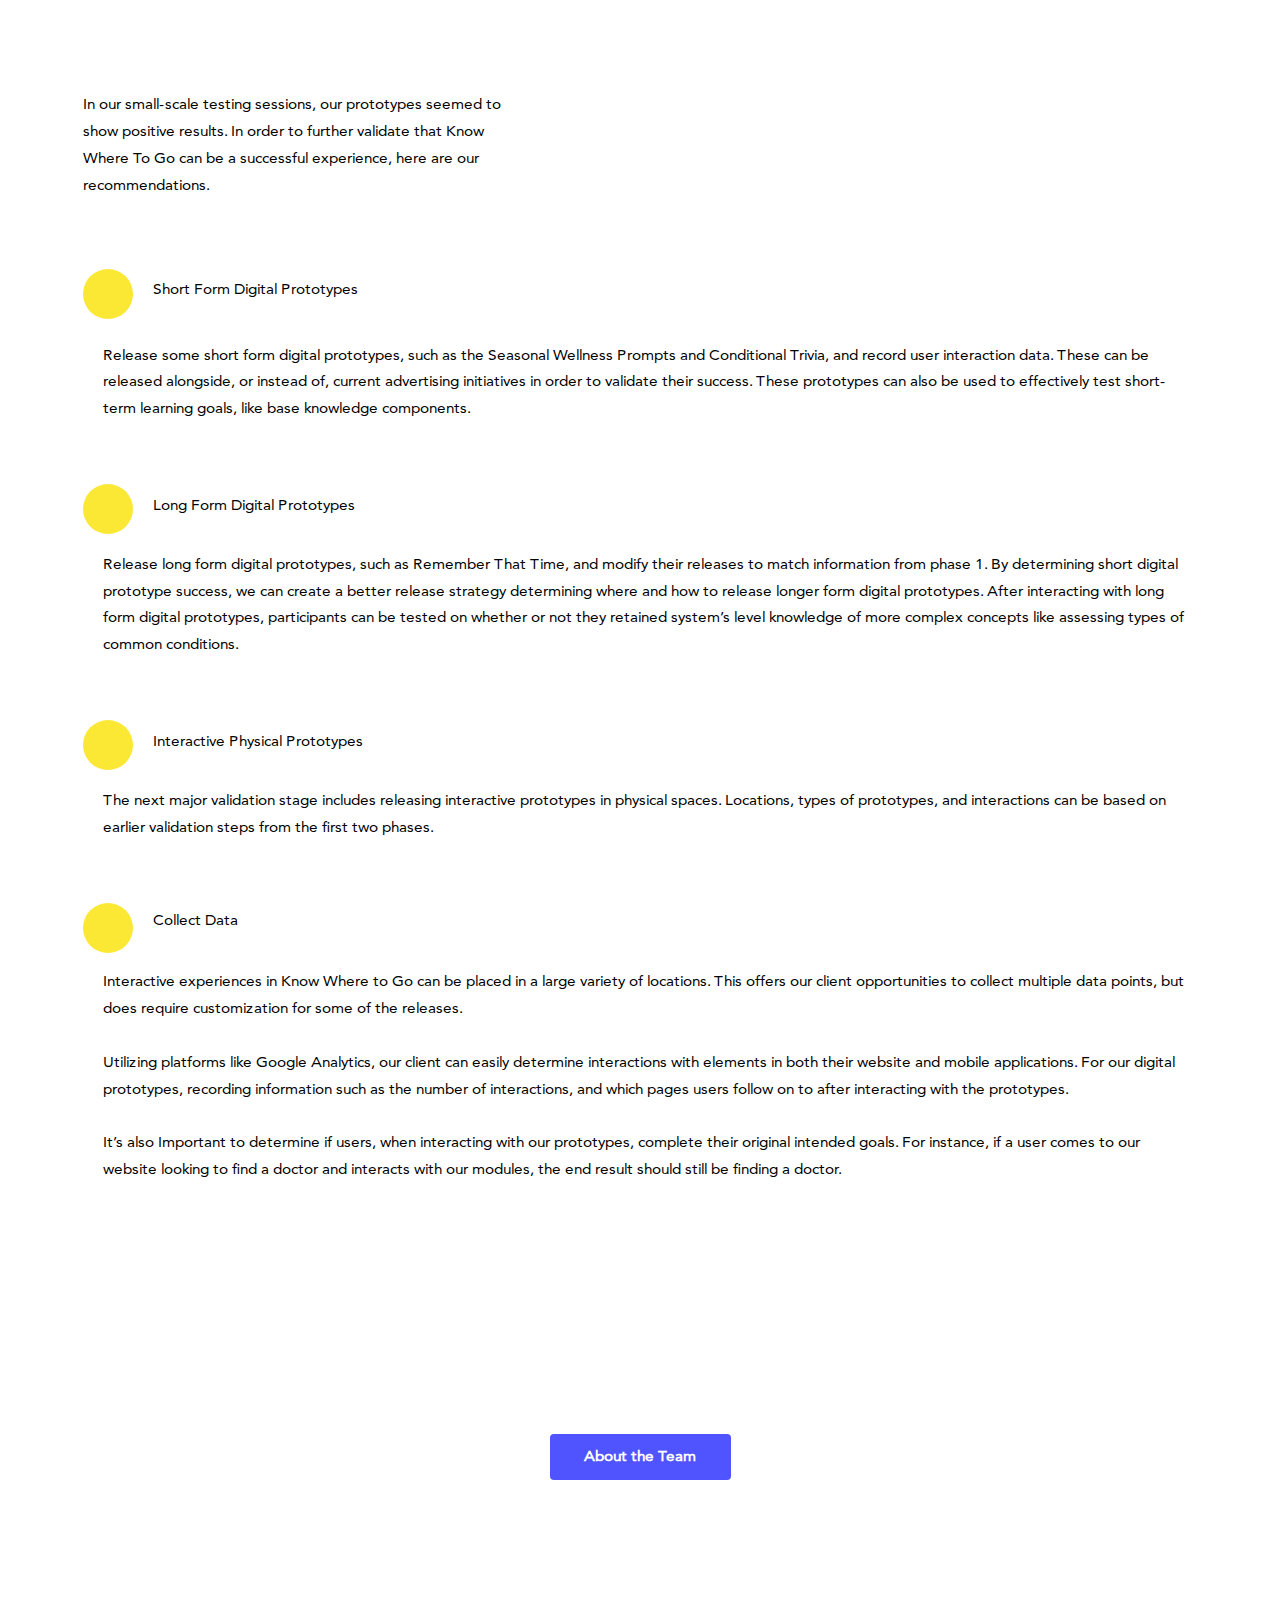
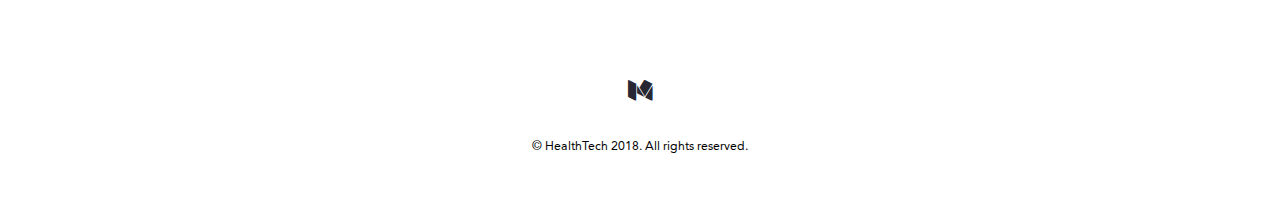
<file: product.html>
<!DOCTYPE HTML>

<html>
<head>
<title>MHCI HealthTech 2018</title>
<meta charset="utf-8" />
<meta name="viewport" content="width=device-width, initial-scale=1" />
<!--[if lte IE 8]><script src="assets/js/ie/html5shiv.js"></script><![endif]-->
<link rel="stylesheet" href="assets/css/main.css" />
<link rel="stylesheet" href="assets/css/custom.css" />
<link rel="stylesheet" href="assets/css/product.css" />
<!--[if lte IE 9]><link rel="stylesheet" href="assets/css/ie9.css" /><![endif]-->
<!--[if lte IE 8]><link rel="stylesheet" href="assets/css/ie8.css" /><![endif]-->
<link rel="shortcut icon" href="images/favicon.png" type="image/x-icon" />
</head>
<body class="landing">
<div id="page-wrapper">
  <div class="wrapper-product"> 
    
    <!-- Header -->
    <header id="header"> <a href="index.html">
      <h1 id="logo">HealthTech</h1>
      </a>
      <nav id="nav">
        <ul>
          <li><a  href="index.html">Home</a></li>
          <li><a  href="problem.html">Problem</a></li>
          <li> <a class="super-menu" href="#">Research <i class="arrow down"></i></a>
            <ul>
              <li><a href="research-generative.html">Generative</a></li>
              <li><a href="research-evaluative.html">Evaluative</a></li>
            </ul>
          </li>
          <li><a class="selected" href="product.html">Product</a></li>
          <li><a href="what-i-did.html">What I Did</a></li>
          <li><a href="team.html">Team</a></li>
        </ul>
      </nav>
    </header>
    
    <!-- Banner -->
    <section id="banner" class="banner-product">
      <div class="content">
        <div class="row banner-text">
          <div class="5u 12u$(medium)">
            <header>
              <h1 class="text-box">Know<br>
                Where to Go</h1>
            </header>
          </div>
          <div id="ktext" class="7u 12u$(medium) text-box">
            <h3 class="blurb">A <span class="highlight-text">multimedia</span> experience centered around using <span class="highlight-text">digital and physical interactions</span> to inform people on the most appropriate place to go for medical attention. Interactions created in Know Where to Go can be anything from a physical poster, to a digital micro interaction, to an extensive game.</h3>
          </div>
        </div>
      </div>
      <a href="#pdp" class="goto-next scrolly banner-arrow">Next</a> </section>
    <section id="pdp" class="bottom">
      <div class="content">
        <div class="container"> 
          <!--Section Title-->
          <div class="row">
            <div class="6u">
              <header>
                <h1 class="gray-section-title">Persuasive <br/>
                  Design Principles</h1>
              </header>
            </div>
            <div class="6u$ 12u$(medium)"> Know Where to Go interventions leverage 2 key persuasive design principles proven to make media more effective at delivering its message. </div>
          </div>
          <div class="row uniform">
            <div class="6u 12u$(medium)"> <img class="pdp-icon" src="images/intermixing.svg" alt="intermixing">
              <div class="pdp-title"> Intermixing </div>
              <div> Intermixing is a strategy that suggests mixing on and off topic content to make the on topic content seem less off putting. Throughout our process many people mentioned that they would not want to interact with plain medical educational content. Intermixing can make that information much more accessible. </div>
            </div>
            <div class="6u$ 12u$(medium)"> <img class="pdp-icon" src="images/obfuscation.svg" alt="obfuscation">
              <div class="pdp-title"> Obfuscation </div>
              <div> Obfuscation disguises persuasive content in order to hide the true purpose of an intervention. Obfuscation makes information more approachable. </div>
            </div>
          </div>
        </div>
      </div>
    </section>
    <section id="solution" class="bottom problem-evolution">
      <div class="content">
        <div class="container"> 
          <!--Section Title-->
          <div class="row uniform">
            <div id="triforce-text" class="6u 12u$(medium)"> Our solution combines persuasive design principles, <a id="kslink" href="research-generative.html#ksc">knowledge and skill components</a>, and gamification techniques in order to prepare people to make the best decision on where to go during a medical incident. </div>
            <img class="6u$ 12u$(medium)" src="images/triforce.svg"> </div>
          <div id="mem" class="row uniform">
            <div class="6u 12u$(medium)">
              <header>
                <h1 class="darkgray-section-title">Versatility and <span class="new-line">Memorability</span></h1>
              </header>
            </div>
            <div id="versatility-text" class="6u$ 12u$(medium)"> Most interventions in Know Where to Go have low upfront development cost making them easy to produce and ship. Solutions can often be generalized to make content <span class="highlight-text">interchangeable</span>, making it much easier for solutions to be molded to fit a specific user need. This ability to quickly generate customized experiences allows for <span class="highlight-text">enhanced memorability</span> of the brands associated with the content. </div>
          </div>
        </div>
      </div>
    </section>
    <section id="delivered-prototypes">
      <div class="row uniform">
        <div class="5u 12u$(medium)">
          <h1 class="blue-section-title"> Delivered <br/>
            Prototypes </h1>
          <div id="section-text"> The experiences in Know Where To Go span from seconds to minutes, and skirt the realm of digital to physical. </div>
        </div>
        <img class="7u$ 12u$(medium)" src="images/graph.png"> </div>
    </section>
    <!--1-Conditional Trivia-->
    <section id="conditional-trivia">
      <div class="row uniform">
        <div id="conditional-trivia-text" class="prototype-section 6u 12u$(medium)">
          <div class="row"> <img src="images/oval.svg">
            <h2 class="blue-section-title prototype-title 12u$"> Prototype #1 </h2>
          </div>
          <div class="prototype-body-text">
            <div class="prototype-name"> Conditional Trivia </div>
            <div class="prototype-info-line">
              <h3 class="prototype-header">Interaction Type -</h3>
              <span class="prototype-answer highlight-text"> question &amp; answer</span> </div>
            <div class="prototype-info-line">
              <h3 class="prototype-header">Target Demographic -</h3>
              <span class="prototype-answer highlight-text">40-65</span> </div>
            <div class="prototype-info-line">
              <h3 class="prototype-header">Runtime -</h3>
              <span class="prototype-answer highlight-text">10 seconds</span> </div>
          </div>
          <div class="prototype-description"> Conditional Trivia is a quick question and answer, that contextualizes itself based on how a user has already interacted with the site’s resources. Conditional trivia educates viewers by intermixing on and off topic content, while obfuscating it’s true purpose as a learning tool. </div>
          <a class="button special" href="https://i38xrm.axshare.com/sports_trivia.html" target="_blank">Try Conditional Trivia!</a> </div>
      </div>
      <div id="quiz-image-row" class="row">
        <div class="3u 12u$(medium)"> <img class="quiz-img" src="images/quiz-1.png">
          <div class="img-caption"> The player sees a question. </div>
        </div>
        <div class="3u 4u(medium)"> <img class="quiz-img short" src="images/quiz-2.png">
          <div class="img-caption"> Answer options are revealed. </div>
        </div>
        <div class="3u 4u(medium)"> <img class="quiz-img short" src="images/quiz-3.png">
          <div class="img-caption"> The player receives a response. </div>
        </div>
        <div class="3u$ 4u$(medium)"> <img class="quiz-img short" src="images/quiz-4.png">
          <div class="img-caption"> Results from other players are shown. </div>
        </div>
      </div>
    </section>
    <!--2-Seasonal Wellness Prompt-->
    <section id="seasonal-wellness">
      <div id="seasonal-wellness-bg">
        <div class="row uniform">
          <div id="seasonal-wellness-text" class="prototype-section 6u 12u$(medium)">
            <div class="row"> <img src="images/oval.svg">
              <h2 class="blue-section-title prototype-title 12u$"> Prototype #2 </h2>
            </div>
            <div class="prototype-body-text">
              <div class="prototype-name"> Seasonal Wellness Prompt </div>
              <div class="prototype-info-line">
                <h3 class="prototype-header">Interaction Type -</h3>
                <span class="prototype-answer highlight-text"> Interactive Element</span> </div>
              <div class="prototype-info-line">
                <h3 class="prototype-header">Target Demographic -</h3>
                <span class="prototype-answer highlight-text">18-40</span> </div>
              <div class="prototype-info-line">
                <h3 class="prototype-header">Runtime -</h3>
                <span class="prototype-answer highlight-text">5-10 seconds</span> </div>
            </div>
            <div class="prototype-description"> Seasonal Wellness prompts are short digital interactions that entice individuals to engage in preventive care measures. Our research showed that a fairly large percentage of inappropriate emergency room misuse comes from seasonal illness, such as the flu virus or lyme disease. By using seasonal wellness prompts, we can increase preparedness and reduce the negative implications of seasonal illnesses. </div>
            <a class="button special" href="https://9ka9q0.axshare.com/find_a_doc_1.html" target="_blank"> Try Seasonal Wellness Prompt! </a> </div>
        </div>
      </div>
      <div class="concept-video"> <img class="concept-gif" src="images/flu-monster.gif"> </div>
    </section>
    <!--3-Slider-->
    <section id="slider">
      <div id="slider-bg">
        <div class="row uniform">
          <div id="slider-text" class="prototype-section 6u 12u$(medium)">
            <div class="row"> <img src="images/oval.svg">
              <h2 class="blue-section-title prototype-title 12u$"> Prototype #3 </h2>
            </div>
            <div class="prototype-body-text">
              <div class="prototype-name"> Slider </div>
              <div class="prototype-info-line">
                <h3 class="prototype-header">Interaction Type -</h3>
                <span class="prototype-answer highlight-text"> question &amp; answer</span> </div>
              <div class="prototype-info-line">
                <h3 class="prototype-header">Target Demographic -</h3>
                <span class="prototype-answer highlight-text">18-65</span> </div>
              <div class="prototype-info-line">
                <h3 class="prototype-header">Runtime -</h3>
                <span class="prototype-answer highlight-text">15-20 seconds</span> </div>
            </div>
            <div class="prototype-description"> Slider is a contextualized interaction which changes based on the injuries a user is searching for. The interaction prompts users to note how severe “their” injury is, and then suggests a location that could treat that severity of injury. </div>
            <a class="button special" href="https://81cugn.axshare.com/desktop.html" target="_blank"> Try Slider! </a> </div>
        </div>
      </div>
      <div class="concept-video">
        <div class="videoWrapper">
          <iframe width="560" height="315" src="https://www.youtube.com/embed/7T0-09H9SlQ" frameborder="0" allow="autoplay; encrypted-media" allowfullscreen></iframe>
        </div>
      </div>
    </section>
    <!--4-Remember That Time-->
    <section id="rtt">
      <div id="rtt-bg">
        <div class="row uniform">
          <div id="rtt-text" class="prototype-section 6u 12u$(medium)">
            <div class="row"> <img src="images/oval.svg">
              <h2 class="blue-section-title prototype-title 12u$"> Prototype #4 </h2>
            </div>
            <div class="prototype-body-text">
              <div class="prototype-name"> Remember That Time </div>
              <div class="prototype-info-line">
                <h3 class="prototype-header">Interaction Type -</h3>
                <span class="prototype-answer highlight-text"> Interactive Story</span> </div>
              <div class="prototype-info-line">
                <h3 class="prototype-header">Target Demographic -</h3>
                <span class="prototype-answer highlight-text">18-30</span> </div>
              <div class="prototype-info-line">
                <h3 class="prototype-header">Runtime -</h3>
                <span class="prototype-answer highlight-text">30 seconds</span> </div>
            </div>
            <div class="prototype-description"> Remember That Time is a short form interactive story which puts users in playful, but common, decision making scenarios. Remember that Time aims to drive traffic to online resources and teach severity assessment skills. </div>
            <a class="button special" href="https://rpm2011.github.io/remember-that-time/" target="_blank"> Try Remember That Time! </a> </div>
        </div>
      </div>
      <div class="concept-video">
        <div class="videoWrapper">
          <iframe width="560" height="315" src="https://www.youtube.com/embed/zjT0OwMjbTg" frameborder="0" allow="autoplay; encrypted-media" allowfullscreen></iframe>
        </div>
      </div>
    </section>
    <!--5-Defend the ER-->
    <section id="dter">
      <div id="dter-bg">
        <div class="row uniform">
          <div id="dter-text" class="prototype-section 6u 12u$(medium)">
            <div class="row"> <img src="images/oval.svg">
              <h2 class="blue-section-title prototype-title 12u$"> Prototype #5 </h2>
            </div>
            <div class="prototype-body-text">
              <div class="prototype-name"> Defend the ER </div>
              <div class="prototype-info-line">
                <h3 class="prototype-header">Interaction Type -</h3>
                <span class="prototype-answer highlight-text"> Interactive Game</span> </div>
              <div class="prototype-info-line">
                <h3 class="prototype-header">Target Demographic -</h3>
                <span class="prototype-answer highlight-text">18-30</span> </div>
              <div class="prototype-info-line">
                <h3 class="prototype-header">Runtime -</h3>
                <span class="prototype-answer highlight-text">1-3 minutes</span> </div>
            </div>
            <div class="prototype-description"> Defend the ER is a longer digital experience that allows players to heal characters before they misuse an emergency room. In Defend the ER, players use self-care measures to heal characters. Players are eventually directed towards a reflection screen, where they are provided with information on the types of injuries and illnesses that can be treated at urgent care or home. </div>
            <a class="button special" href="https://rpm2011.github.io/defend-the-er/" target="_blank"> Try Defend the ER! </a> </div>
        </div>
      </div>
      <div class="concept-video">
        <div class="videoWrapper">
          <iframe width="560" height="315" src="https://www.youtube.com/embed/264qtPbUEpg" frameborder="0" allow="autoplay; encrypted-media" allowfullscreen></iframe>
        </div>
      </div>
    </section>
    <!--6-Live Gif-->
    <section id="live-gif">
      <div id="live-gif-bg">
        <div class="row uniform">
          <div id="live-gif-text" class="prototype-section 6u 12u$(medium)">
            <div class="row"> <img src="images/oval.svg">
              <h2 class="blue-section-title prototype-title 12u$"> Prototype #6 </h2>
            </div>
            <div class="prototype-body-text">
              <div class="prototype-name"> Live Gif </div>
              <div class="prototype-info-line">
                <h3 class="prototype-header">Interaction Type -</h3>
                <span class="prototype-answer highlight-text"> Physical Ad</span> </div>
              <div class="prototype-info-line">
                <h3 class="prototype-header">Target Demographic -</h3>
                <span class="prototype-answer highlight-text">18-65</span> </div>
              <div class="prototype-info-line">
                <h3 class="prototype-header">Runtime -</h3>
                <span class="prototype-answer highlight-text">15-20 seconds</span> </div>
            </div>
            <div class="prototype-description"> Utilizing lenticular images, animations are converted into physical billboards and placed in areas where people move at a constant speed, like across from an escalator or moving pathway. These animations are intended to entice users to be intrigued by the novelty of the interaction to better absorb the knowledge components being delivered. </div>
          </div>
        </div>
      </div>
      <div class="concept-video">
        <div class="videoWrapper">
          <iframe width="560" height="315" src="https://www.youtube.com/embed/xdtMOiophac" frameborder="0" allow="autoplay; encrypted-media" allowfullscreen></iframe>
        </div>
      </div>
    </section>
    <!--7-The Sneeze-->
    <section id="sneeze">
      <div id="sneeze-bg">
        <div class="row uniform">
          <div id="sneeze-text" class="prototype-section 6u 12u$(medium)">
            <div class="row"> <img src="images/oval.svg">
              <h2 class="blue-section-title prototype-title 12u$"> Prototype #7 </h2>
            </div>
            <div class="prototype-body-text">
              <div class="prototype-name"> The Sneeze </div>
              <div class="prototype-info-line">
                <h3 class="prototype-header">Interaction Type -</h3>
                <span class="prototype-answer highlight-text"> Interactive Projection</span> </div>
              <div class="prototype-info-line">
                <h3 class="prototype-header">Target Demographic -</h3>
                <span class="prototype-answer highlight-text">18-65</span> </div>
              <div class="prototype-info-line">
                <h3 class="prototype-header">Runtime -</h3>
                <span class="prototype-answer highlight-text">30 seconds-3 minutes</span> </div>
            </div>
            <div class="prototype-description"> The Sneeze augments a physical space by combining computer vision and digital projection to create an interactive advertisement. Participants are excited when the space is activated by a cue, like a loud sneeze, which causes the projection to turn on. Projections follow participants as they move around the space. </div>
          </div>
        </div>
      </div>
      <div class="concept-video"> <img class="concept-gif" src="images/sneeze.gif"> </div>
    </section>
    <section id="validation-data" class="bottom">
      <div class="content">
        <div class="container"> 
          <!--Section Title-->
          <div class="row">
            <div class="6u$ 12u$(medium)">
              <header>
                <h2 class="blue-section-title">Further Validation <br/>
                  and Data Collection</h2>
              </header>
            </div>
          </div>
          <div class="row uniform">
            <div id="validation-text" class="5u$ 12u$(medium)"> In our small-scale testing sessions, our prototypes seemed to show positive results. In order to further validate that Know Where To Go can be a successful experience, here are our recommendations. </div>
            <div class="row recommendation"> <img src="images/oval.svg">
              <h3 class="data-title"> Short Form Digital Prototypes </h3>
            </div>
            <div class="row">
              <div class="data-text"> Release some short form digital prototypes, such as the Seasonal Wellness Prompts and Conditional Trivia, and record user interaction data. These can be released alongside, or instead of, current advertising initiatives in order to validate their success. These prototypes can also be used to effectively test short-term learning goals, like base knowledge components. </div>
              <div class="row recommendation"> <img src="images/oval.svg">
                <h3 class="data-title"> Long Form Digital Prototypes </h3>
              </div>
              <div class="row">
                <div class="data-text"> Release long form digital prototypes, such as Remember That Time, and modify their releases to match information from phase 1. By determining short digital prototype success, we can create a better release strategy determining where and how to release longer form digital prototypes. After interacting with long form digital prototypes, participants can be tested on whether or not they retained system’s level knowledge of more complex concepts like assessing types of common conditions. </div>
                <div class="row recommendation"> <img src="images/oval.svg">
                  <h3 class="data-title"> Interactive Physical Prototypes </h3>
                </div>
                <div class="row">
                  <div class="data-text"> The next major validation stage includes releasing interactive prototypes in physical spaces. Locations, types of prototypes, and interactions can be based on earlier validation steps from the first two phases. </div>
                  <div class="row recommendation"> <img src="images/oval.svg">
                    <h3 class="data-title"> Collect Data </h3>
                  </div>
                  <div class="row">
                    <div class="data-text"> Interactive experiences in Know Where to Go can be placed in a large variety of locations. This offers our client opportunities to collect multiple data points, but does require customization for some of the releases. <br/>
                      <br/>
                      Utilizing platforms like Google Analytics, our client can easily determine interactions with elements in both their website and mobile applications. For our digital prototypes, recording information such as the number of interactions, and which pages users follow on to after interacting with the prototypes. <br/>
                      <br/>
                      It’s also Important to determine if users, when interacting with our prototypes, complete their original intended goals. For instance, if a user comes to our website looking to find a doctor and interacts with our modules, the end result should still be finding a doctor. </div>
                  </div>
                </div>
              </div>
            </div>
          </div>
        </div>
        <div class="next-page">
          <ul class="actions">
            <li><a href="team.html" class="button special">About the Team</a></li>
          </ul>
        </div>
      </div>
    </section>
    <footer id="footer">
      <ul class="icons">
        <li><a target="_blank" href="https://medium.com/mhci2018-healthtech/mhci-capstone-team-revolutionizes-digital-healthcare-experience-for-patients-ade49d486f2" class="icon alt fa-medium"><span class="label">Medium</span></a></li>
      </ul>
      <ul class="copyright">
        <li>&copy; HealthTech 2018. All rights reserved.</li>
      </ul>
    </footer>
  </div>
</div>

<!-- Scripts --> 
<script src="assets/js/jquery.min.js"></script> 
<script src="assets/js/jquery.scrolly.min.js"></script> 
<script src="assets/js/jquery.dropotron.min.js"></script> 
<script src="assets/js/jquery.scrollex.min.js"></script> 
<script src="assets/js/skel.min.js"></script> 
<script src="assets/js/util.js"></script> 
<!--[if lte IE 8]><script src="assets/js/ie/respond.min.js"></script><![endif]--> 
<script src="assets/js/main.js"></script>
</body>
</html>
</file>
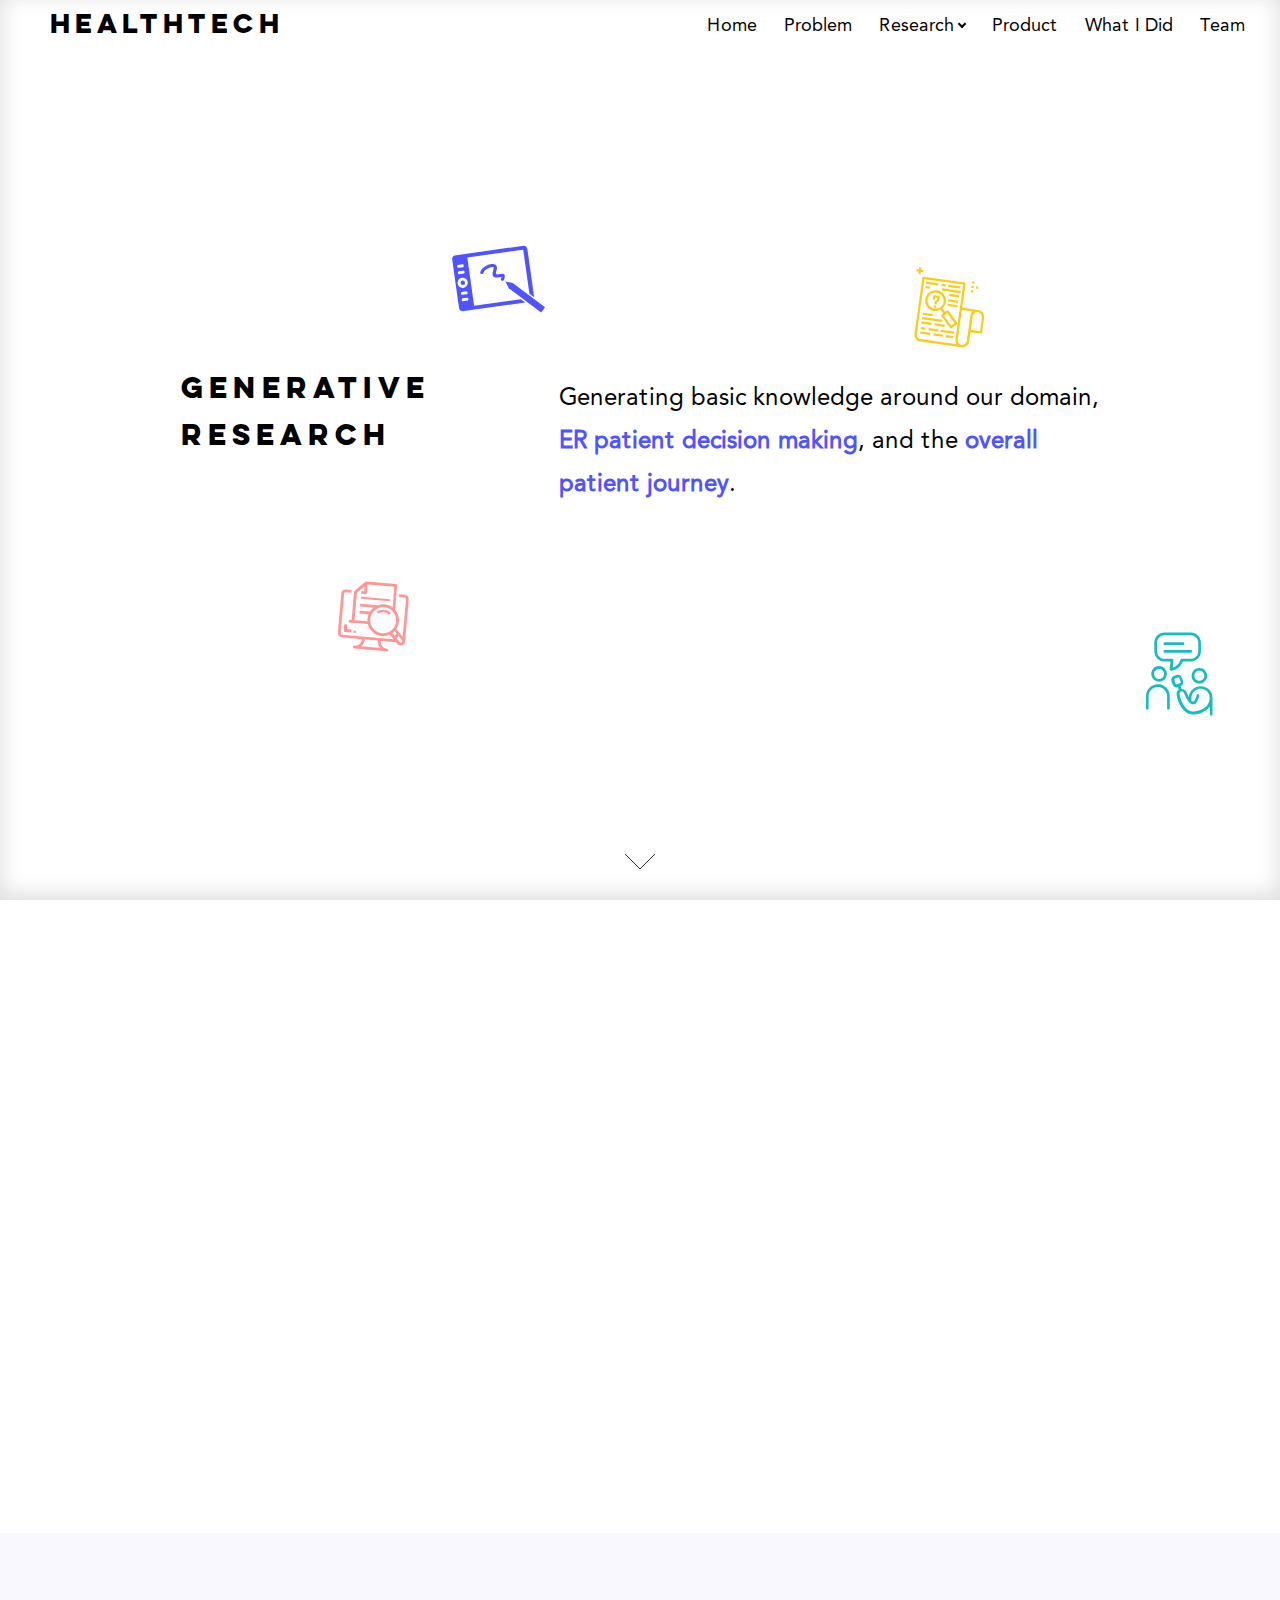
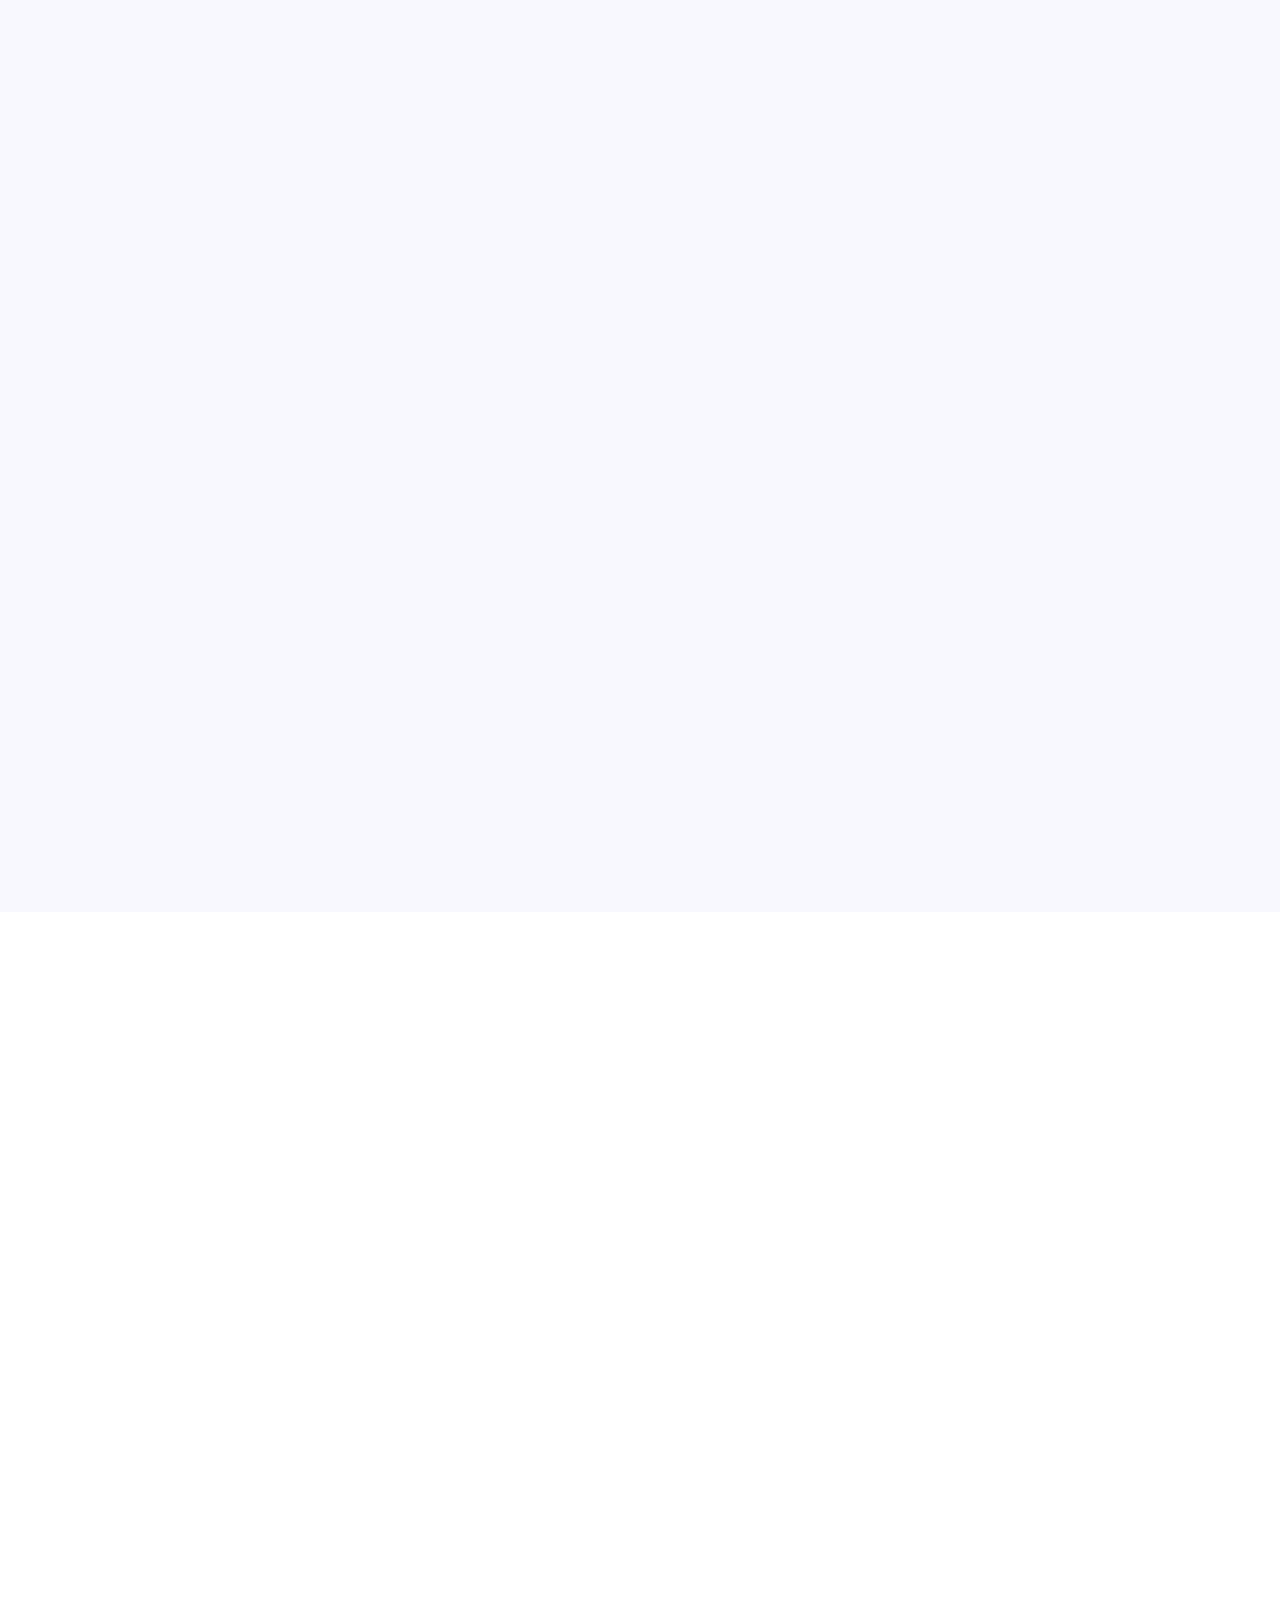
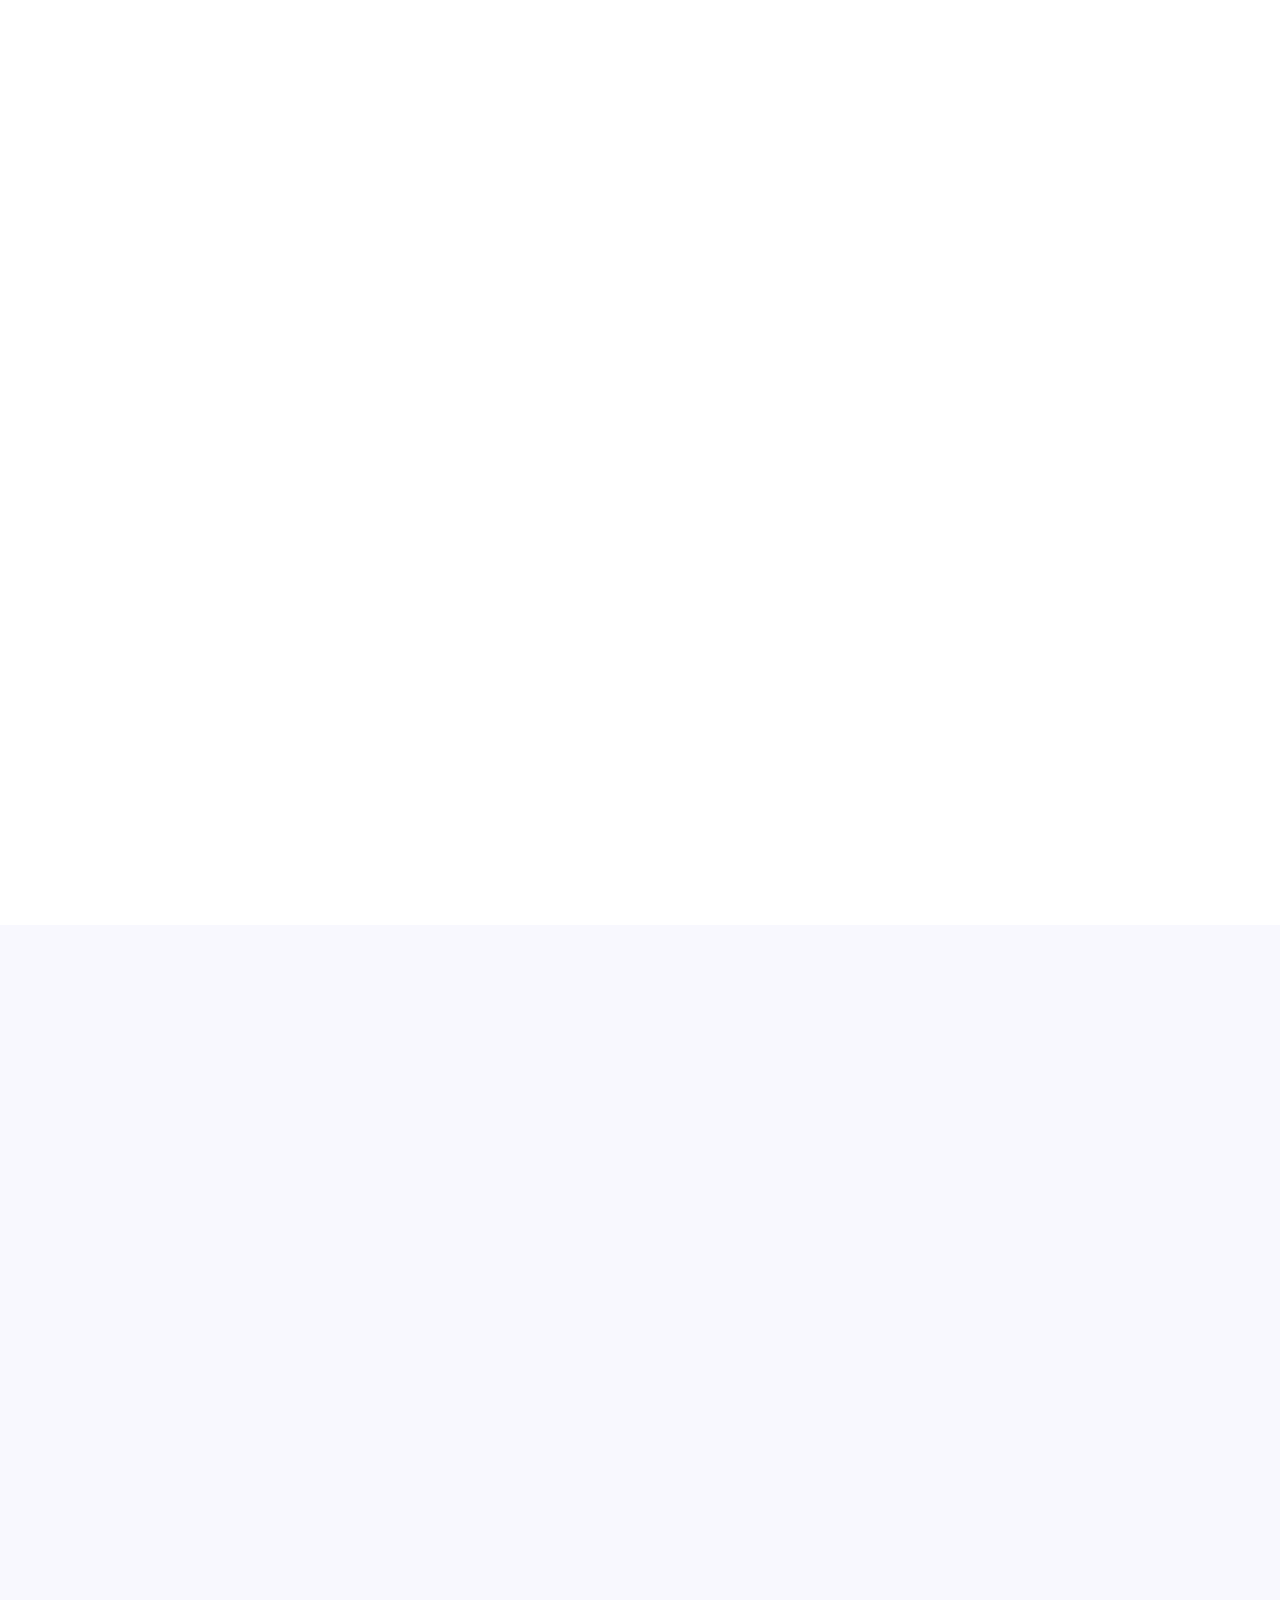
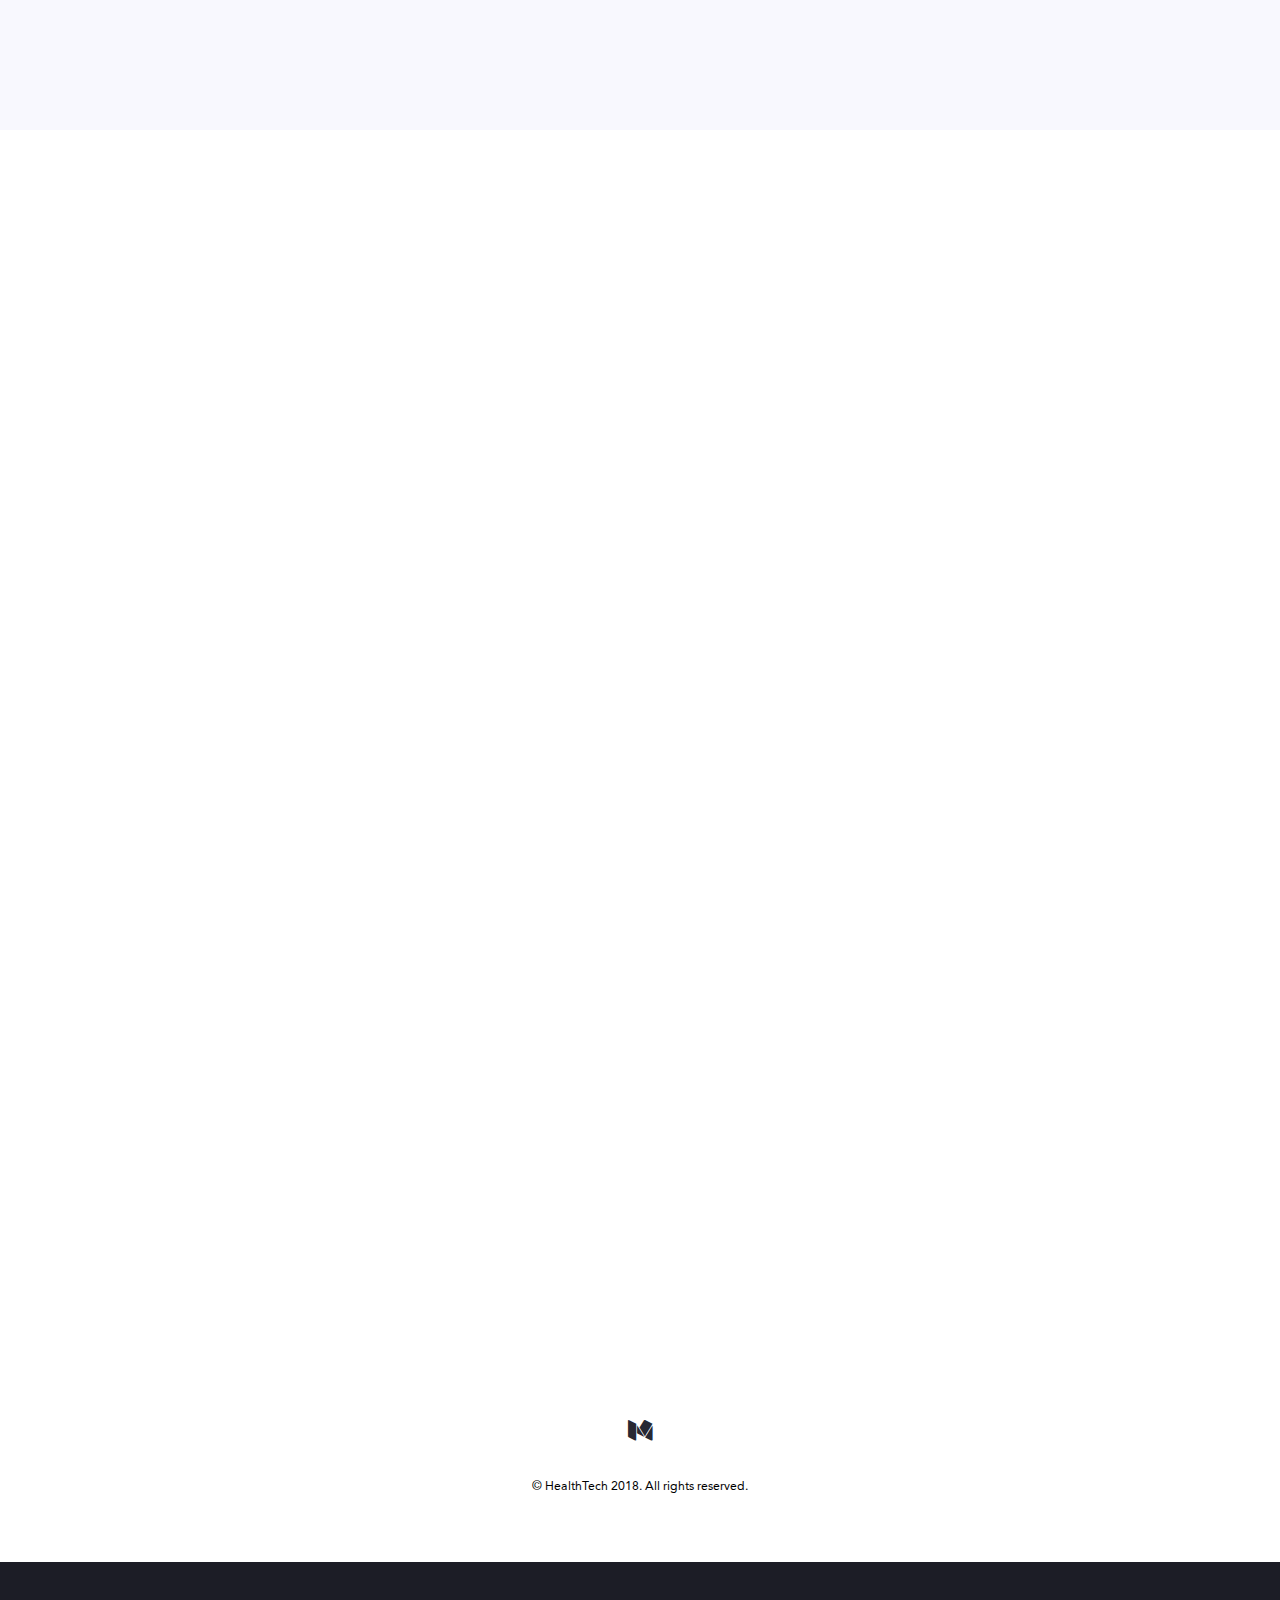
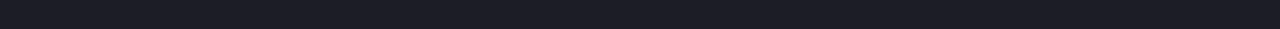
<file: research-generative.html>
<!DOCTYPE HTML>
<!--
	Landed by HTML5 UP
	html5up.net | @ajlkn
	Free for personal and commercial use under the CCA 3.0 license (html5up.net/license)
-->
<html>
<head>
<title>MHCI Health Tech 2018</title>
<meta charset="utf-8" />
<meta name="viewport" content="width=device-width, initial-scale=1" />
<!--[if lte IE 8]><script src="assets/js/ie/html5shiv.js"></script><![endif]-->
<link rel="stylesheet" href="assets/css/main.css" />
<link rel="stylesheet" href="assets/css/custom.css" />
<!--[if lte IE 9]><link rel="stylesheet" href="assets/css/ie9.css" /><![endif]-->
<!--[if lte IE 8]><link rel="stylesheet" href="assets/css/ie8.css" /><![endif]-->
<link rel="shortcut icon" href="images/favicon.png" type="image/x-icon" />
</head>
<body class="landing">
<div id="page-wrapper">
  <div class="wrapper-problem"> 
    
    <!-- Header -->
    <header id="header">
      <h1 id="logo"><a href="index.html">HealthTech</a></h1>
      <nav id="nav">
        <ul>
          <li><a  href="index.html">Home</a></li>
          <li><a href="problem.html">Problem</a></li>
          <li class="super-menu"> <a href="#">Research <i class="arrow down"></i></a>
            <ul>
              <li><a class="selected" href="research-generative.html">Generative</a></li>
              <li><a href="research-evaluative.html">Evaluative</a></li>
            </ul>
          </li>
          <li><a href="product.html">Product</a></li>
          <li><a href="what-i-did.html">What I Did</a></li>
          <li><a href="team.html">Team</a></li>
        </ul>
      </nav>
    </header>
    
    <!-- Banner -->
    <section id="banner" class="banner-generative">
      <div class="content">
        <div class="row banner-text">
          <div class="4u 12u$(medium)">
            <header>
              <h1 class="text-box">Generative<br>
                Research</h1>
            </header>
          </div>
          <div class="8u 12u$(medium) text-box">
            <h3 class="blurb">Generating basic knowledge around our domain, <span class="highlight-text">ER patient decision making</span>, and the <span class="highlight-text">overall patient journey</span>.</h3>
          </div>
        </div>
      </div>
      <a href="#rg" class="goto-next scrolly banner-arrow">Next</a> </section>
    
    <!-- Research Goals -->
    <section id="rg" class="wrapper style1 special fade-up research-goals">
      <div class="container">
        <header class="major">
          <h1 class="gray-section-title">Research<br>
            Goals</h1>
        </header>
        <div class="box alt">
          <div class="row uniform empty-third">
            <section class="6u 12u$(medium)"> <img class="goal-icon" src="images/goal-hc-system.svg" alt="Goal 1 icon" />
              <p>Learn about the American healthcare system</p>
            </section>
            <section class="6u$ 12u$(medium)"> <img class="goal-icon" src="images/goal-engage.svg" alt="Goal 2 icon" />
              <p>Understand how individuals engage with their healthcare</p>
            </section>
            <section class="6u 12u$(medium)"> <img class="goal-icon" src="images/goal-decision-making.svg" alt="Goal 3 icon" />
              <p>Analyze a person’s decision making process at the time of an urgent medical situation</p>
            </section>
            <section class="6u$ 12u$(medium)"> <img class="goal-icon" src="images/goal-intervene.svg" alt="Goal 4 icon" />
              <p>Determine opportunities to intervene and successfully direct someone to an appropriate place for care</p>
            </section>
          </div>
        </div>
      </div>
    </section>
    
    <!-- Research Methods -->
    <section id="rm" class="wrapper style1 special fade-up research-methods">
      <div class="container">
        <header class="major">
          <div class="row">
            <div class="6u 12u(medium)">
              <h1 class="gray-section-title">Research<br>
                Methods</h1>
            </div>
            <div class="6u 12u(medium)">
              <p class="highlight-text">We used a vast number of research methods to explore the problem space. These explorations provided us with insights on behaviors, decision-making, and emotional states regarding urgent medical situations, and helped lay the foundation for our design.</p>
            </div>
          </div>
        </header>
        <div class="box alt">
          <div class="row uniform neg-uniform"> 
            <!--1-->
            <section class="3u 10u$(medium) 12u$(xsmall)">
              <div class="method-number">
                <h1>1</h1>
              </div>
              <h3 class="method-title">Qualitative Interviews</h3>
              <p class="method-text"><span class="highlight-text">45+ in-depth interviews</span> with emergency room and urgent care visitors, emergency department nurses, administrators, and physicians </p>
            </section>
            <!--2-->
            <section class="3u 10u$(medium) 12u$(xsmall)">
              <div class="method-number">
                <h1>2</h1>
              </div>
              <h3 class="method-title">Field Observations</h3>
              <p class="method-text">Direct observations of emergency departments, urgent cares, health and wellness centers, and doctor’s offices </p>
            </section>
            <!--3-->
            <section class="3u 10u$(medium) 12u$(xsmall)">
              <div class="method-number">
                <h1>3</h1>
              </div>
              <h3 class="method-title">Competitive Analysis</h3>
              <p class="method-text">Evaluate current wayfinding technologies, patient engagement apps, and other healthcare software for consumers </p>
            </section>
            <!--4-->
            <section class="3u$ 10u$(medium) 12u$(xsmall)">
              <div class="method-number">
                <h1>4</h1>
              </div>
              <h3 class="method-title">Secondary Research</h3>
              <p class="method-text">Review of research journals, medical advertising, patient engagement technologies, and existing data provided by our client </p>
            </section>
            <!--5-->
            <section class="3u 10u$(medium) 12u$(xsmall)">
              <div class="method-number">
                <h1>5</h1>
              </div>
              <h3 class="method-title">Feature Analysis</h3>
              <p class="method-text">Conduct analyses of our client’s current applications to evaluate features and find limitations </p>
            </section>
            <!--6-->
            <section class="3u 10u$(medium) 12u$(xsmall)">
              <div class="method-number">
                <h1>6</h1>
              </div>
              <h3 class="method-title">Co-Design Workshops</h3>
              <p class="method-text">Facilitate 2 co-design workshops to understand the decision making process at the time of a medical incident</p>
            </section>
            <!--7-->
            <section class="3u 10u$(medium) 12u$(xsmall)">
              <div class="method-number">
                <h1>7</h1>
              </div>
              <h3 class="method-title">Affinity Diagramming</h3>
              <p class="method-text">Aggregate and synthesize over <span class="highlight-text">1,000 interview notes</span> to identify issues and reveal valuable insights </p>
            </section>
            <!--8-->
            <section class="3u$ 10u$(medium) 12u$(xsmall)">
              <div class="method-number">
                <h1>8</h1>
              </div>
              <h3 class="method-title">Concept Mapping</h3>
              <p class="method-text">Build concept maps to represent relationships and organize our knowledge of the healthcare space </p>
            </section>
            <!--9-->
            <section class="3u 10u$(medium) 12u$(xsmall)">
              <div class="method-number">
                <h1>9</h1>
              </div>
              <h3 class="method-title">Patient Journey Map</h3>
              <p class="method-text">Map out a patient journey flow to identify key <span class="highlight-text">interactions, motivations, and breakdowns</span> </p>
            </section>
            <!--10-->
            <section class="3u$ 10u$(medium) 12u$(xsmall)">
              <div class="method-number">
                <h1>10</h1>
              </div>
              <h3 class="method-title">Personas</h3>
              <p class="method-text">Design personas to create an understanding of our core users</p>
            </section>
          </div>
        </div>
      </div>
    </section>
    
    <!-- Early Research Findings -->
    <section id="ri" class="wrapper special fade research-insights">
      <div class="container">
        <header>
          <h1 class="gray-section-title">Early Research<br>
            Findings</h1>
        </header>
        <div class="row">
          <div class="6u 12u$(medium) insight">
            <h1 class="outdent-number">01</h1>
            <h4 class="insight-text">People don’t know all the options for getting medical care.</h4>
            <img class="insight-img" src="images/insight 1.svg" alt="" /> </div>
          <div class="6u 12u$(medium) insight">
            <h1 class="outdent-number">02</h1>
            <h4 class="insight-text">People go to the emergency room incorrectly when the situation is beyond their understanding.</h4>
            <img class="insight-img" src="images/insight 2.svg" alt="" /> </div>
        </div>
        <div class="row">
          <div class="6u 12u$(medium) insight">
            <h1 class="outdent-number">03</h1>
            <h4 class="insight-text">Immediately after care, people are not in the mindset to receive new information. </h4>
            <img class="insight-img" src="images/insight 3.svg" alt="" /> </div>
          <div class="6u 12u$(medium) insight">
            <h1 class="outdent-number">04</h1>
            <h4 class="insight-text">People choose a care facility based on proximity, cost, familiarity, affiliation, and perceived quality of care. </h4>
            <img class="insight-img" src="images/insight 4.svg" alt="" /></div>
        </div>
        <div class="row">
          <div class="6u 12u$(medium) insight">
            <h1 class="outdent-number">05</h1>
            <h4 class="insight-text">People wait until it is too painful to bear. </h4>
            <img class="insight-img" src="images/insight 5.svg" alt="" /> </div>
        </div>
      </div>
    </section>
    
    <!-- Key Insights -->
    <section id="ki" class="wrapper style1 special fade-up">
      <div class="container">
        <header class="major">
          <div class="row">
            <h1 class="blue-section-title">Key Insights</h1>
          </div>
          <div class="row">
            <div class="3u 5u$(medium) two-col-img"> <img src="images/preconceived-notions-small.png"> </div>
            <div class="9u 12u$(medium)">
              <p class="highlight-text">Preconceived Notions</p>
              <h2 class="h2-plain-color">People’s preconceived notions about care, direct them on where to go when they need medical attention.</h2>
            </div>
          </div>
          <div class="row">
            <div class="3u 5u$(medium) two-col-img"> <img src="images/in-the-moment-persuasion-small.svg" alt=""> </div>
            <div class="9u 12u$(medium)">
              <p class="highlight-text">In-the-Moment Persuasion</p>
              <h2 class="h2-plain-color">It’s almost impossible to change a person’s decision after they’ve chosen a course of action during a medical emergency.</h2>
            </div>
          </div>
          <div class="row">
            <div class="3u 5u$(medium) two-col-img"> <img src="images/lack-of-knowledge-small.svg" alt=""> </div>
            <div class="9u 12u$(medium)">
              <p class="highlight-text">Lack of Knowledge</p>
              <h2 class="h2-plain-color">There is a general lack of knowledge around key healthcare knowledge and skill concepts which lead to poor decision making.</h2>
            </div>
          </div>
        </header>
      </div>
    </section>
    
    <!-- Knowledge and Skill Components -->
    <section id="ksc" class="wrapper style1 special fade-up ks-section">
      <div class="container">
        <header class="major">
          <div class="row">
            <div class="6u 12u(medium)">
              <h1 class="blue-section-title">Knowledge and <span class="new-line">Skill Components</span></h1>
            </div>
            <div class="6u 12u(medium)">
              <p >Our research revealed several knowledge and skill components which we found were key to choosing the best fit location to treat a medical incident. Eventually, our solution would need to impart this knowledge on our users.</p>
            </div>
          </div>
        </header>
        <div class="ks-image-box-desktop"> <img class="ks-image" src="images/knowledge-skills.svg" alt=""/> </div>
        <div class="ks-image-box-mobile"> <img class="ks-image" src="images/knowledge-skills-mobile.svg" alt=""/> </div>
      </div>
    </section>
    
    <!-- Early Prototype Concepts -->
    <section id="epc" class="wrapper style1 special fade-up early-concepts">
      <div class="container">
        <div class="row uniform-right">
          <div class="6u 12u$(medium)">
            <header class="major">
              <h1 class="gray-section-title">Early Prototype<br>
                Concepts</h1>
            </header>
            <p class="">We generated over 50 original ideas designed to entice users to engage with our educational content about the knowledge and skill components. Utilizing the key insights, our generated knowledge and skill components, and our research on interactive advertising we then converted these ideas into several paper prototypes.</p>
          </div>
          <div class="6u$ 12u$(medium) early-concepts-img"> </div>
          <div class="4u 12u$(medium)"> <img class="early-concept-img" src="images/early-concept1.jpg" alt=""/>
            <h2 class="early-concept-title">IDEA#1 Waiting in Line</h2>
            <p>Characters are waiting in line to go through the magical door to be healed. Each character has a countdown which indicates the level of severity. The player has to rank the characters so everyone is seen before exploding.</p>
          </div>
          <div class="4u 12u$(medium)"> <img class="early-concept-img" src="images/early-concept2.jpg" alt=""/>
            <h2 class="early-concept-title">IDEA#2 Driving Game</h2>
            <p>In a driving stimulation game, the player is presented with progessive symptoms and must decide where the character should go everytime a new symptom pops up. </p>
          </div>
          <div class="4u$ 12u$(medium)"> <img class="early-concept-img" src="images/early-concept3.jpg" alt=""/>
            <h2 class="early-concept-title">IDEA#3 The Gift</h2>
            <p>The app presents a gift box on the interface, using the user’s geolocation, and suggesting the user open it. If the user clicks on the box, a short animation of pops up, informing them about the new micro-hospital within their community.</p>
          </div>
          <div class="next-page">
            <ul class="actions">
              <li><a href="research-evaluative.html" class="button special">Evaluative Research</a></li>
            </ul>
          </div>
        </div>
      </div>
    </section>
    
    <!-- Footer -->
    <footer id="footer">
      <ul class="icons">
        <li><a target="_blank" href="https://medium.com/mhci2018-healthtech/mhci-capstone-team-revolutionizes-digital-healthcare-experience-for-patients-ade49d486f2" class="icon alt fa-medium"><span class="label">Medium</span></a></li>
      </ul>
      <ul class="copyright">
        <li>&copy; HealthTech 2018. All rights reserved.</li>
      </ul>
    </footer>
  </div>
</div>

<!-- Scripts --> 
<script src="assets/js/jquery.min.js"></script> 
<script src="assets/js/jquery.scrolly.min.js"></script> 
<script src="assets/js/jquery.dropotron.min.js"></script> 
<script src="assets/js/jquery.scrollex.min.js"></script> 
<script src="assets/js/skel.min.js"></script> 
<script src="assets/js/util.js"></script> 
<!--[if lte IE 8]><script src="assets/js/ie/respond.min.js"></script><![endif]--> 
<script src="assets/js/main.js"></script>
</body>
</html>
</file>
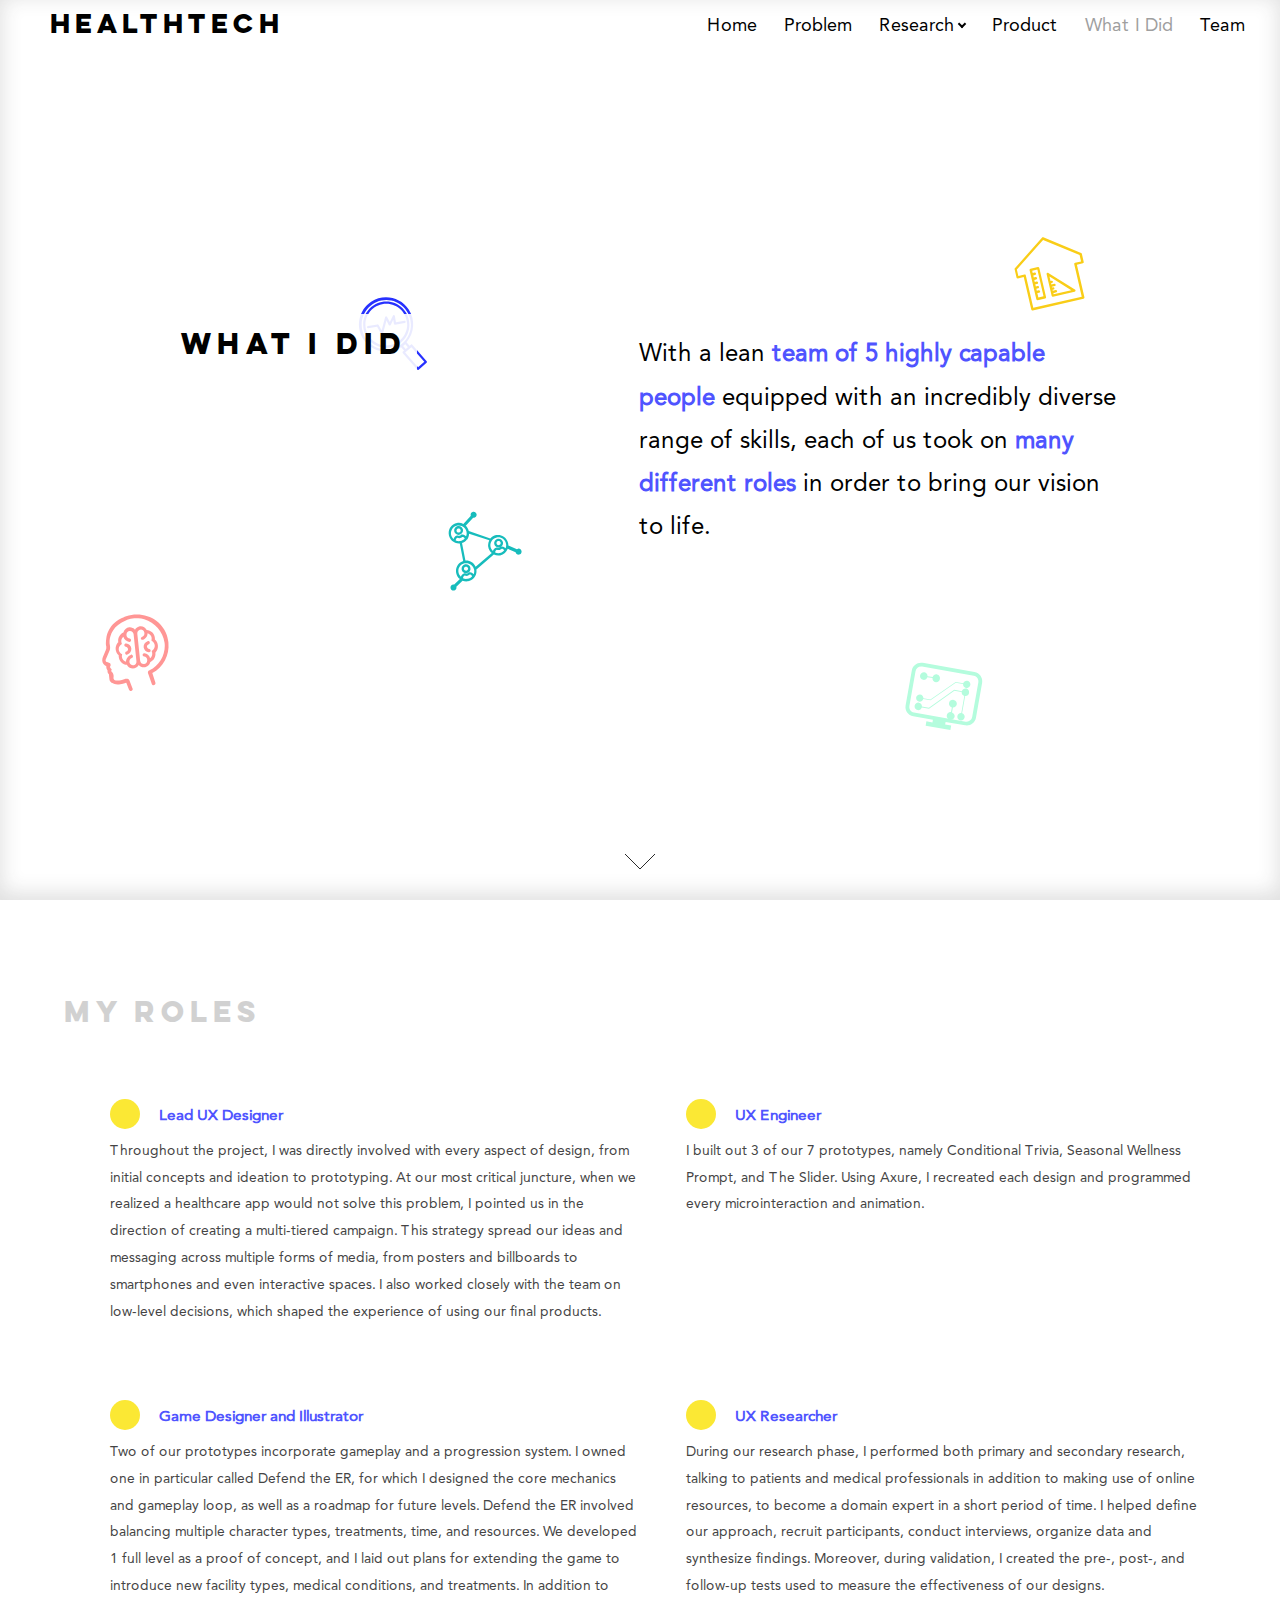
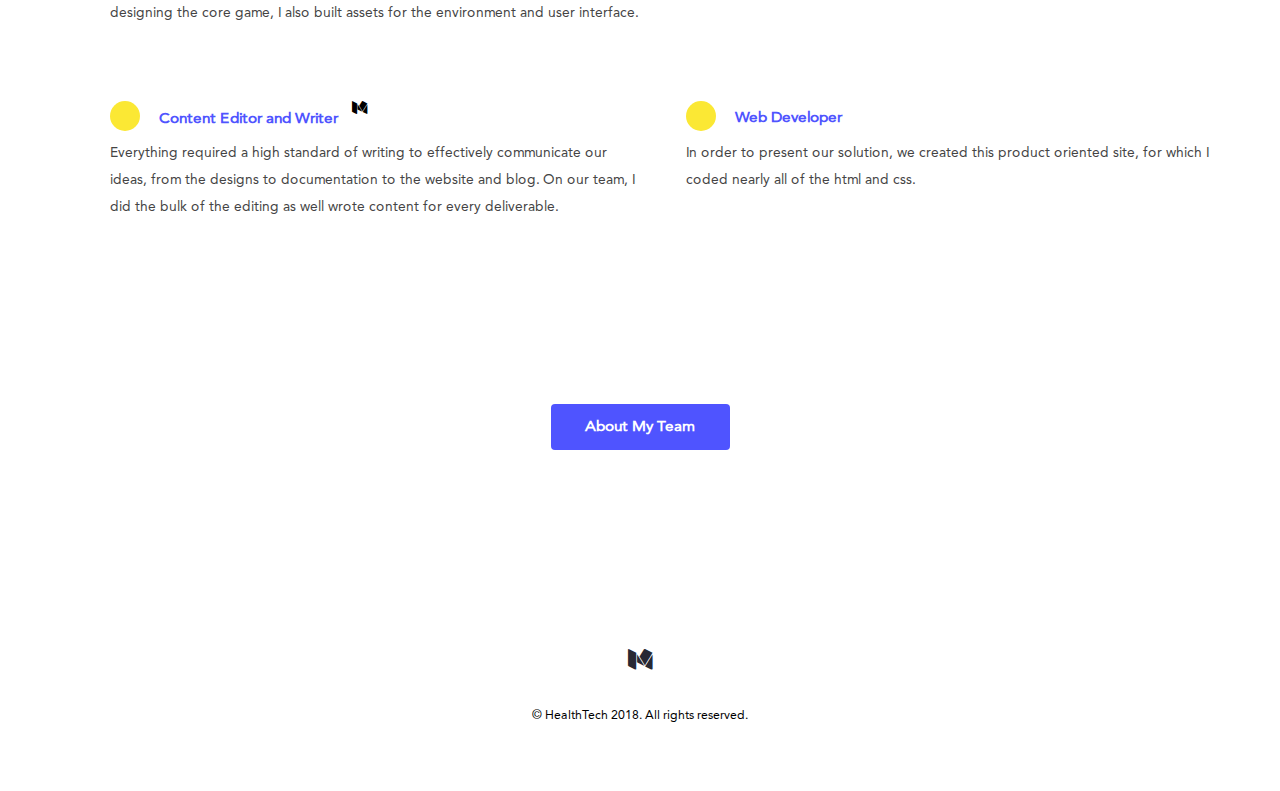
<file: what-i-did.html>
<!DOCTYPE HTML>

<html>
<head>
<title>MHCI HealthTech 2018</title>
<meta charset="utf-8" />
<meta name="viewport" content="width=device-width, initial-scale=1" />
<!--[if lte IE 8]><script src="assets/js/ie/html5shiv.js"></script><![endif]-->
<link rel="stylesheet" href="assets/css/main.css" />
<link rel="stylesheet" href="assets/css/custom.css" />
<link rel="stylesheet" href="assets/css/my-roles.css" />
<!--[if lte IE 9]><link rel="stylesheet" href="assets/css/ie9.css" /><![endif]-->
<!--[if lte IE 8]><link rel="stylesheet" href="assets/css/ie8.css" /><![endif]-->
<link rel="shortcut icon" href="images/favicon.png" type="image/x-icon" />
</head>
<body class="landing">
<div id="page-wrapper">
  <div class="wrapper-product"> 
    
    <!-- Header -->
    <header id="header"> <a href="index.html">
      <h1 id="logo">HealthTech</h1>
      </a>
      <nav id="nav">
        <ul>
          <li><a  href="index.html">Home</a></li>
          <li><a  href="problem.html">Problem</a></li>
          <li> <a class="super-menu" href="#">Research <i class="arrow down"></i></a>
            <ul>
              <li><a href="research-generative.html">Generative</a></li>
              <li><a href="research-evaluative.html">Evaluative</a></li>
            </ul>
          </li>
          <li><a href="product.html">Product</a></li>
          <li><a class="selected" href="what-i-did.html">What I Did</a></li>
          <li><a href="team.html">Team</a></li>
        </ul>
      </nav>
    </header>
    
    <!-- Banner -->
    <section id="banner" class="banner-team">
      <div class="content">
        <div class="row banner-text">
          <div class="5u 12u$(medium)">
            <header>
              <h1 class="text-box">What I Did</h1>
            </header>
          </div>
          <div id="ktext" class="7u 12u$(medium) text-box">
            <h3 class="blurb">With a lean <span class="highlight-text">team of 5 highly capable people</span> equipped with an incredibly diverse range of skills, each of us took on <span class="highlight-text">many different roles</span> in order to bring our vision to life.</h3>
          </div>
        </div>
      </div>
      <a href="#roles" class="goto-next scrolly banner-arrow">Next</a> </section>
    <section id="roles" class="bottom">
      <div class="content">
        <div class="container"> 
          <!--Section Title-->
          <div class="row">
            <div class="12u">
              <header>
                <h1 class="gray-section-title">My Roles</h1>
              </header>
            </div>
          </div>
          <div class="row roles">
            <div class="6u 12u$(medium) role"> <img class="role-icon" src="images/oval.svg" alt="">
              <h3 class="role-title"> Lead UX Designer </h3>
              <p>Throughout the project, I was directly involved with every aspect of design, from initial concepts and ideation to prototyping. At our most critical juncture, when we realized a healthcare app would not solve this problem, I pointed us in the direction of creating a multi-tiered campaign. This strategy spread our ideas and messaging across multiple forms of media, from posters and billboards to smartphones and even interactive spaces. I also worked closely with the team on low-level decisions, which shaped the experience of using our final products.</p>
            </div>
            <div class="6u$ 12u$(medium) role"> <img class="role-icon" src="images/oval.svg" alt="">
              <h3 class="role-title"> UX Engineer </h3>
              <p>I built out 3 of our 7 prototypes, namely Conditional Trivia, Seasonal Wellness Prompt, and The Slider. Using Axure, I recreated each design and programmed every microinteraction and animation.</p>
            </div>
            <div class="6u 12u$(medium) role"> <img class="role-icon" src="images/oval.svg" alt="">
              <h3 class="role-title"> Game Designer and Illustrator </h3>
              <p>Two of our prototypes incorporate gameplay and a progression system. I owned one in particular called Defend the ER, for which I designed the core mechanics and gameplay loop, as well as a roadmap for future levels. Defend the ER involved  balancing multiple character types, treatments, time, and resources. We developed 1 full level as a proof of concept, and I laid out plans for extending the game to introduce new facility types, medical conditions, and treatments. In addition to designing the core game, I also built assets for the environment and user interface.</p>
            </div>
            <div class="6u$ 12u$(medium) role"> <img class="role-icon" src="images/oval.svg" alt="">
              <h3 class="role-title"> UX Researcher </h3>
              <p>During our research phase, I performed both primary and secondary research, talking to patients and medical professionals in addition to making use of online resources, to become a domain expert in a short period of time. I helped define our approach, recruit participants, conduct interviews, organize data and synthesize findings. Moreover, during validation, I created the pre-, post-, and follow-up tests used to measure the effectiveness of our designs.</p>
            </div>
            <div class="6u 12u$(medium) role"> <img class="role-icon" src="images/oval.svg" alt="">
				<h3 class="role-title">Content Editor and Writer <a target="_blank" href="https://medium.com/@rpm2011" class="icon alt fa-medium my-medium"><span class="label">Medium</span></a></h3>
              <p>Everything required a high standard of writing to effectively communicate our ideas, from the designs to documentation to the website and blog. On our team, I did the bulk of the editing as well wrote content for every deliverable.</p>
            </div>
            <div class="6u$ 12u$(medium) role"> <img class="role-icon" src="images/oval.svg" alt="">
              <h3 class="role-title"> Web Developer </h3>
              <p>In order to present our solution, we created this product oriented site, for which I coded nearly all of the html and css.</p>
            </div>
          </div>
        </div>
        <div class="next-page">
          <ul class="actions">
            <li><a href="team.html" class="button special">About My Team</a></li>
          </ul>
        </div>
      </div>
    </section>
    <footer id="footer">
      <ul class="icons">
        <li><a target="_blank" href="https://medium.com/mhci2018-healthtech/mhci-capstone-team-revolutionizes-digital-healthcare-experience-for-patients-ade49d486f2" class="icon alt fa-medium"><span class="label">Medium</span></a></li>
      </ul>
      <ul class="copyright">
        <li>&copy; HealthTech 2018. All rights reserved.</li>
      </ul>
    </footer>
  </div>
</div>

<!-- Scripts --> 
<script src="assets/js/jquery.min.js"></script> 
<script src="assets/js/jquery.scrolly.min.js"></script> 
<script src="assets/js/jquery.dropotron.min.js"></script> 
<script src="assets/js/jquery.scrollex.min.js"></script> 
<script src="assets/js/skel.min.js"></script> 
<script src="assets/js/util.js"></script> 
<!--[if lte IE 8]><script src="assets/js/ie/respond.min.js"></script><![endif]--> 
<script src="assets/js/main.js"></script>
</body>
</html>
</file>
<file: assets/css/custom.css>
@charset "utf-8";
/* CSS Document */

/*Colors ==========
Blue: #2731FF / Duller Blue: #4F54FF / Light Blue BG: #F8F8FE
Pink: #FF9695 / Text on Pink: #E58685
Yellow: #F9CD17
Teal: #17BCBC
Green: #94ECC6
Light Purple BG: #DFE0FA

Grays - light to dark
#FFFFFF

Box: #F4F4F4 / Text on Box: #D1D1D1



/*Fonts ==========*/

@font-face {
    font-family: "Lulo Clean One";
    font-weight: bold;
    src: url('../../assets/fonts/Lulo Clean/LuloCleanOne-Bold.woff2') format('woff2');
    src: url('../../assets/fonts/Lulo Clean/LuloCleanOne-Bold.woff') format('woff');
}
@font-face {
    font-family: 'Avenir LT Std';
    src: url('../../assets/fonts/Avenir LT Std/AvenirLTStd-Black.woff2') format('woff2');
    src: url('../../assets/fonts/Avenir LT Std/AvenirLTStd-BlackOblique.woff2') format('woff2');
    src: url('../../assets/fonts/Avenir LT Std/AvenirLTStd-Book.woff2') format('woff2');
    src: url('../../assets/fonts/Avenir LT Std/AvenirLTStd-BookOblique.woff2') format('woff2');
    src: url('../../assets/fonts/Avenir LT Std/AvenirLTStd-Heavy.woff2') format('woff2');
    src: url('../../assets/fonts/Avenir LT Std/AvenirLTStd-HeavyOblique.woff2') format('woff2');
    src: url('../../assets/fonts/Avenir LT Std/AvenirLTStd-LightOblique.woff2') format('woff2');
    src: url('../../assets/fonts/Avenir LT Std/AvenirLTStd-Medium.woff2') format('woff2');
    src: url('../../assets/fonts/Avenir LT Std/AvenirLTStd-MediumOblique.woff2') format('woff2');
    src: url('../../assets/fonts/Avenir LT Std/AvenirLTStd-Oblique.woff2') format('woff2');
    src: url('../../assets/fonts/Avenir LT Std/AvenirLTStd-Roman.woff2') format('woff2');
    src: url('../../assets/fonts/Avenir LT Std/AvenirLTStd-Black.woff') format('woff');
    src: url('../../assets/fonts/Avenir LT Std/AvenirLTStd-BlackOblique.woff') format('woff');
    src: url('../../assets/fonts/Avenir LT Std/AvenirLTStd-Book.woff') format('woff');
    src: url('../../assets/fonts/Avenir LT Std/AvenirLTStd-BookOblique.woff') format('woff');
    src: url('../../assets/fonts/Avenir LT Std/AvenirLTStd-Heavy.woff') format('woff');
    src: url('../../assets/fonts/Avenir LT Std/AvenirLTStd-HeavyOblique.woff') format('woff');
    src: url('../../assets/fonts/Avenir LT Std/AvenirLTStd-LightOblique.woff') format('woff');
    src: url('../../assets/fonts/Avenir LT Std/AvenirLTStd-Medium.woff') format('woff');
    src: url('../../assets/fonts/Avenir LT Std/AvenirLTStd-MediumOblique.woff') format('woff');
    src: url('../../assets/fonts/Avenir LT Std/AvenirLTStd-Oblique.woff') format('woff');
    src: url('../../assets/fonts/Avenir LT Std/AvenirLTStd-Roman.woff') format('woff');
}
/*Text Changes ==========*/

body {
    color: black;
    font-family: "Avenir LT Std", sans-serif;
    background: white;
}
#header nav ul li a, #header nav ul li span {
    color: black;
    font-weight: 400;
    font-size: 18px;
}
a {
    border: none;
}
a.selected {
    color: #9f9f9f !important;
}
h1 {
    color: black;
    font-family: "Lulo Clean One", sans-serif;
    letter-spacing: 0;
    text-transform: uppercase;
    font-weight: bold;
    font-size: 1.7em;
    text-align: left;
    line-height: 1.8em;
}
.h1-subtitle {
    font-size: 1.4em;
}
h2 {
    color: #4F54FF;
    font-family: "Avenir LT Std", sans-serif;
    font-weight: 600;
    font-size: 1.5em;
    margin-bottom: 1.5em;
}
h2.early-concept-title {
    margin-bottom: 0.5em;
}
.h2-plain-color {
    color: black;
}
h3 {
    color: black;
    font-size: 1em;
    font-weight: 300;
    line-height: 1.8em;
}
h4 {
    color: black;
    font-size: 1.2em;
    font-weight: 300;
}
header p, p {
    color: #444444;
    font-weight: 300;
    font-size: 0.9em;
}
.white-text {
    color: white;
}
.text-center {
    text-align: center !important;
}
.highlight-text {
    color: #4F54FF;
    font-weight: 600;
    margin-bottom: 0;
}
a:hover, a:focus {
    color: #4F54FF !important;
}
.card-link {
	-webkit-animation: lower 0.1s ease-out;
	animation: lower 0.1s ease-out;
	position: relative;
	top: 0;
}
@-webkit-keyframes lower {
    from {position: relative; top: -15px;}
    to {position: relative; top: 0;}
}
@keyframes lower {
    from {position: relative; top: -15px;}
    to {position: relative; top: 0;}
}
.card-link:hover {
	-webkit-animation: raise 0.2s ease-out;
	animation: raise 0.2s ease-out;
	position: relative;
	top: -15px;
}
@-webkit-keyframes raise {
    from {position: relative; top: 0;}
    to {position: relative; top: -15px;}
}
@keyframes raise {
    from {position: relative; top: 0;}
    to {position: relative; top: -15px;}
}
.super-menu a:hover {
    color: inherit;
}
.text-box {
    background: rgba(255,255,255,0.9);
	padding: 10px !important;
}
.numbered {
    color: #FF9695;
    margin-bottom: 5px;
}
.gray-section-title {
    color: #D1D1D1;
    margin-bottom: 0.5em;
}
.darkgray-section-title {
    color: #b4b4b4;
    margin-bottom: 0;
}
.pink-section-title {
    color: #E58685;
    margin-bottom: 2em;
}
.blue-section-title {
    color: #4F54FF;
}
.method-number {
    width: 3em;
    height: 3em;
    background: #F9CD17; /* Alternate: #17BCBC*/
    border-radius: 50%;
    margin-bottom: 1em;
    position: relative;
}
.method-number h1 {
    color: white;
    text-align: center;
    font-size: 1.2em;
    margin: 0;
    position: absolute;
    top: 50%;
    left: 50%;
    transform: translate(-50%, -50%);
    padding-top: 5px;
    padding-left: 5px;
}
.method-title {
    font-weight: bold;
}
.method-text {
    line-height: 1.8em;
}
.outdent-number {
    float: left;
    color: #4F54FF;
    padding-right: 1em;
    margin-bottom: 0;
}
.insight-text {
    display: inline-block;
    padding-top: 15px;
    width: 80%
}
ul.prototypes {
    list-style: none;
    list-style-image: url("../../images/bullet.svg");
    margin-left: 0;
    text-indent: 1em;
}
/*Buttons ==========*/

.button.special {
    background-color: #4F54FF;
    font-family: "Avenir LT Std", sans-serif;
    font-weight: 600;
}
.button.special:hover {
    background-color: #DFE0FA;
    color: black !important;
}
.next-page {
    width: 100%;
    text-align: center;
    padding: 8em 0 0 0 !important;
}
.next-page li {
    width: 100%;
    text-align: center;
}
.wrapper.style2 .button.special {
    color: #E58685;
}
/*Top Nav Bar ==========*/

body.landing #header {
    max-width: 1240px;
    margin: 0 auto;
    left: 0;
    right: 0;
}
#logo {
    font-family: "Lulo Clean One", sans-serif;
    color: black;
    font-weight: bold;
    font-size: 24px;
}
/*Dropdown Arrow ==========*/

i {
    border: solid black;
    border-width: 0 2px 2px 0;
    display: inline-block;
    padding: 2px;
    position: relative;
    top: -4px;
}
.down {
    transform: rotate(45deg);
    -webkit-transform: rotate(45deg);
}
/*Banner ==========*/

#banner {
    padding: 0;
}
#banner .content {
    text-align: left;
    margin: 0;
}
.banner-landing .content {
    text-align: left;
    margin: 0;
}
.banner-text {
    padding: 0 4em 0 4em
}
.hero-text {
	padding-top: 40px !important;
}
.blurb {
    padding-top: 10px;
    padding-left: 2.5em;
    font-size: 24px;
}
#banner, #banner:after {
    background-color: transparent;
    background-image: none;
    box-shadow: inset 0 -5px 20px 2px rgba(50,50,50,0.15);
}
.banner-landing {
    background-color: white !important;
    background-image: url("../../images/landing-page-background-169.svg") !important;
    background-size: cover !important;
    background-position: right bottom !important;
    background-repeat: no-repeat;
    background-attachment: fixed;
    box-shadow: none !important;
}
.landing-bg-mobile {
    visibility: hidden;
    position: absolute;
    height: 0;
}
.banner-problem {
    background-color: lightgray !important;
    background-image: url("../../images/problem_bg.svg") !important;
    background-size: cover;
    background-repeat: no-repeat;
    background-position: right center;
    box-shadow: none !important;
}
.banner-generative {
    background-color: white !important;
    background-image: url("../../images/generative-bg.svg") !important;
    background-size: cover;
    background-repeat: no-repeat;
    background-position: center center;
    box-shadow: none !important;
}
.banner-evaluative {
    background-color: white !important;
    background-image: url("../../images/evaluative-research-bg.svg") !important;
    background-size: cover;
    background-repeat: no-repeat;
    background-position: center center;
    box-shadow: none !important;
}
.banner-team {
    background-image: url("../../images/team-bg.svg") !important;
    background-size: cover;
    background-repeat: no-repeat;
    background-position: center center;
    box-shadow: none !important;
}
/*Sections ==========*/

section {
    padding: 6em 0;
}
header.major {
    margin-bottom: 0;
}
.row, .container {
    max-width: 1240px;
    margin: auto !important;
}
.row > * {
    padding: 0 0 2em 0;
    text-align: left;
}
.spotlight .content {
    background: white;
}
.wrapper.style2 {
    background-color: #FF9695;
}
.spotlight.style2 .content {
    border-color: #4F54FF;
}
.spotlight.style3 .content {
    border-color: #94ECC6;
}
header.major:after {
    display: none;
}
#footer, #footer * {
    background: white;
    color: black;
}
.define-problem, .research-methods, .key-takeaways {
    background: #F8F8FE;
}
.problem-evolution {
    background: #F0F0FF;
}
.cot {
    background: white;
}
.key-insights {
    background: white;
    margin-top: -5em;
}
.key-insight-1 {
    background-image: url(../../images/preconceived-notions.svg);
    background-position: 0% 50%;
    background-size: auto 18em;
    background-repeat: no-repeat;
}
.key-insight-2 {
    background-image: url(../../images/in-the-moment-persuasion.svg);
    background-position: 100% 50%;
    background-size: auto 18em;
    background-repeat: no-repeat;
}
.key-insight-3 {
    background-image: url(../../images/lack-of-knowledge.svg);
    background-position: 0% 50%;
    background-size: auto 18em;
    background-repeat: no-repeat;
}
.insight-box {
    position: relative;
    left: 25%;
    margin: -3em 0;
}
.insight {
    padding: 3em 0 0 3em;
}
.member {
    padding: 2em 0;
}
.member-text {
    padding-top: 1em;
    padding-bottom: 0;
}
.ks-section {
    background: #F8F8FE;
}
.ks-image-box-desktop {
    margin-top: 3em;
    height: auto;
    visibility: visible;
}
.ks-image-box-mobile {
    height: 0;
    visibility: hidden;
}
.early-concepts-text {
    padding-right: 3em;
}
.card-box {
    margin-top: 2em !important;
}
/*Alignment ==========*/
.hello-world {
    padding: 0 1em;
}
.center-align {
    margin: 0 auto;
}
.il {
    display: inline;
}
.ilb {
    display: inline-block;
}
.empty-third {
    width: 67%;
    margin-left: 33% !important;
}
.row.uniform > * {
    padding: 2.5em 1.25em 0 1.25em;
}
.row.uniform-left > * {
    padding: 2.5em 0 0 2.5em;
}
.row.uniform-right > * {
    padding: 2.5em 1.25em 0 1.25em;
}
.key-insight-text {
    display: inline-block;
}
.new-line {
    display: block;
}
/*Images and Icons ==========*/

.ks-img {
    max-width: 1082px;
    margin-top: 1em;
}
.goal-icon {
    max-width: 6em;
}
.findings-img {
    width: 100%;
    height: 100%;
    padding: 4em;
}
.key-insights-img-box {
    padding: 0 1em;
}
.key-insight-img {
    width: 100%;
    vertical-align: middle;
    max-height: 18em;
}
.insight-img {
    max-width: 21em;
    padding-left: 16%;
}
.ep-img {
    width: 100%;
}
.team-photo {
    background-color: lightgray;
    background-image: url("../../images/team.jpg");
    background-size: cover;
    background-position: center 30%;
    height: 30em;
}
.member-photo {
    max-width: 15em;
}
.photo-container {
    text-align: center;
}
.member-link {
    padding-left: 1em;
}
.icon.alt:before {
    color: black !important;
}
.original-prompt {
    width: 70%;
    display: block;
    margin: 0 auto;
}
.two-col-img img {
    width: 50%;
    display: block;
    margin: 0 auto;
    max-height: 7em;
}
.ks-image {
    width: 90%;
}
.early-concepts-img {
    background-image: url("../../images/early-concepts.jpg");
    background-size: cover;
    background-position: 50% 50%;
    background-repeat: no-repeat;
    height: 20em;
}
.early-concept-img {
    margin: 2em 0 2em 0;
}
.card-link {
    width: 100%;
}

@media screen and (max-width: 769px) {
h2 {
    margin-bottom: 1em;
}
p {
    font-size: 1em;
    margin-bottom: 0.9em;
    line-height: 1.6em;
}
.highlight-text {
    line-height: 1.7em;
    margin-bottom: 10px;
}
#titleBar .toggle:before {
    background: #4F54FF;
}
.banner-text {
    padding: 0;
}
.banner-problem {
    background-image: url("../../images/mobile-problem-bg.svg") !important;
}
.banner-generative {
    background-image: url("../../images/mobile-generative-bg.svg") !important;
}
.banner-landing {
    background-color: white !important;
    /*		background-image: url("../../images/landing-page-background-mobile-view.svg") !important;*/
    background-image: none !important;
    background-size: 100%;
    background-position: center 40% !important;
    background-repeat: no-repeat;
}
.banner-landing, .banner-landing:after {
    box-shadow: none !important;
}
#titleBar {
    background: rgba(255,255,255,0.98);
    box-shadow: none;
}
#titleBar .title {
    color: black;
    text-transform: uppercase;
    font-weight: 600;
}
#titleBar .title a {
    color: black;
}
.blurb {
    padding: 0;
    font-size: 20px;
}
#banner:before {
    width: 0;
}
#banner .content {
    padding: 1em;
}
section, .wrapper {
    padding: 4em 1.5em;
}
.row.uniform-right > * {
    padding-right: 0;
    padding-top: 1em;
}
.findings-img {
    padding: 0;
    margin-bottom: 1em;
}
.row > * {
    padding: 0;
}
.row.uniform > * {
    padding-left: 1em;
    padding-top: 2em;
}
.row.neg-uniform > * {
    padding-left: 0;
    padding-top: 2em;
}
.ks-img {
    margin-top: 2em;
}
.gray-section-title {
    margin-bottom: 1.5em;
}
.darkgray-section-title {
    margin-bottom: 1.5em;
}
.pink-section-title {
    margin-bottom: 1.5em;
}
.empty-third {
    width: 100%;
    margin: 0 !important;
}
.goal-icon {
    max-width: 3em;
}
.method-number h1 {
    line-height: 3em;
}
.numbered {
    margin-top: 10px;
}
.insight-text {
    width: 75%;
}
.insight-img {
    padding-left: 25%;
    max-width: 100%;
}
ul.prototypes {
    margin-left: 0;
    text-indent: 0.4em;
}
.neg-uniform {
    padding-left: 0 !important;
}
.team-photo {
    height: 10em;
}
.member-photo {
    max-width: 60%;
    margin-bottom: 1.5em;
}
.hide {
    display: none;
}
.member-name {
    text-align: center;
}
.member-link {
    display: block;
    padding: 0;
    font-size: 1.5em;
    margin-top: -0.5em;
}
.ks-image-box-mobile {
    visibility: visible;
    height: auto;
    margin-top: 3em;
}
.ks-image-box-desktop {
    height: 0;
    visibility: hidden;
    padding: 0;
    margin: 0;
}
.early-concept-img {
    margin-top: 3em;
    width: 100%;
    max-width: 400px;
}
.two-col-img img {
    width: 100%;
    margin-left: -20%;
    margin-bottom: 1em;
    margin-top: 2em;
    max-height: none;
}
.two-col-img + div h2 {
    font-size: 1em;
}
.next-page {
    padding: 5em 0 0 0 !important;
    margin-bottom: -4em;
}
.card-box {
    position: relative;
    top: 120vw;
	padding-bottom: 40px;
}
.landing-bg-mobile {
    visibility: visible;
    width: 100%;
    height: auto;
    margin: 0 -16px 0 -16px;
}
.insight-box {
    padding-top: 19em;
    left: 0;
}
.key-insight-1, .key-insight-2, .key-insight-3 {
    background-position: 0 0;
    margin: 1em 0 2em 0;
}
.new-line {
    display: inline;
}
	.landing-bg {
		background-color: #fbe834;
	}
}
</file>
<file: assets/css/ie9.css>
/*
	Landed by HTML5 UP
	html5up.net | @ajlkn
	Free for personal and commercial use under the CCA 3.0 license (html5up.net/license)
*/

/* Loader */

	body.landing:before, body.landing:after {
		display: none !important;
	}

/* Icon */

	.icon.alt {
		color: inherit !important;
	}

	.icon.major.alt:before {
		color: #ffffff !important;
	}

/* Banner */

	#banner:after {
		background-color: rgba(23, 24, 32, 0.95);
	}

/* Footer */

	#footer .icons .icon.alt:before {
		color: #ffffff !important;
	}
</file>
<file: assets/css/ie8.css>
/*
	Landed by HTML5 UP
	html5up.net | @ajlkn
	Free for personal and commercial use under the CCA 3.0 license (html5up.net/license)
*/

/* Basic */

	body {
		color: #ffffff;
	}

	body, html, #page-wrapper {
		height: 100%;
	}

	blockquote {
		border-left: solid 4px #606067;
	}

	code {
		background: #32333b;
	}

	hr {
		border-bottom: solid 1px #606067;
	}

/* Icon */

	.icon.major {
		-ms-behavior: url("assets/js/ie/PIE.htc");
	}

/* Image */

	.image {
		position: relative;
		-ms-behavior: url("assets/js/ie/PIE.htc");
	}

		.image:before {
			display: none;
		}

		.image img {
			position: relative;
			-ms-behavior: url("assets/js/ie/PIE.htc");
		}

/* Form */

	input[type="text"],
	input[type="password"],
	input[type="email"],
	select,
	textarea {
		position: relative;
		-ms-behavior: url("assets/js/ie/PIE.htc");
	}

		input[type="text"]:focus,
		input[type="password"]:focus,
		input[type="email"]:focus,
		select:focus,
		textarea:focus {
			-ms-behavior: url("assets/js/ie/PIE.htc");
		}

	input[type="text"],
	input[type="password"],
	input[type="email"] {
		line-height: 3em;
	}

	input[type="checkbox"],
	input[type="radio"] {
		font-size: 3em;
	}

		input[type="checkbox"] + label:before,
		input[type="radio"] + label:before {
			display: none;
		}

/* Table */

	table tbody tr {
		border: solid 1px #606067;
	}

	table thead {
		border-bottom: solid 1px #606067;
	}

	table tfoot {
		border-top: solid 1px #606067;
	}

	table.alt tbody tr td {
		border: solid 1px #606067;
	}

/* Button */

	input[type="submit"],
	input[type="reset"],
	input[type="button"],
	.button {
		border: solid 1px #ffffff !important;
	}

		input[type="submit"].special,
		input[type="reset"].special,
		input[type="button"].special,
		.button.special {
			border: 0 !important;
		}

/* Goto Next */

	.goto-next {
		display: none;
	}

/* Spotlight */

	.spotlight {
		height: 100%;
	}

		.spotlight .content {
			background: #272833;
		}

/* Wrapper */

	.wrapper.style2 input[type="text"]:focus,
	.wrapper.style2 input[type="password"]:focus,
	.wrapper.style2 input[type="email"]:focus,
	.wrapper.style2 select:focus,
	.wrapper.style2 textarea:focus {
		border-color: #ffffff;
	}

	.wrapper.style2 input[type="submit"].special:hover, .wrapper.style2 input[type="submit"].special:active,
	.wrapper.style2 input[type="reset"].special:hover,
	.wrapper.style2 input[type="reset"].special:active,
	.wrapper.style2 input[type="button"].special:hover,
	.wrapper.style2 input[type="button"].special:active,
	.wrapper.style2 .button.special:hover,
	.wrapper.style2 .button.special:active {
		color: #e44c65 !important;
	}

/* Dropotron */

	.dropotron {
		background: #272833;
		box-shadow: none !important;
		-ms-behavior: url("assets/js/ie/PIE.htc");
	}

		.dropotron > li a, .dropotron > li span {
			color: #ffffff !important;
		}

		.dropotron.level-0 {
			margin-top: 0;
		}

			.dropotron.level-0:before {
				display: none;
			}

/* Header */

	#header {
		background: #272833;
	}

/* Banner */

	#banner {
		height: 100%;
	}

		#banner:before {
			height: 100%;
		}

		#banner:after {
			background-image: url("images/ie/banner-overlay.png");
		}
</file>
<file: assets/css/evaluative.css>
.metric-title {
    font-weight: bold;
    font-size: 1.2em
}
.metric-exp {
    font-size: 1em;
}
.metric-ilb {
    position: relative;
    top: -20px;
    padding-left: 20px;
    width: 70%;
}
#character-section {
    background-color: #F8F8FE;
}
.right-img {
    float: right;
}
.bolded-section {
    font-weight: bold;
    font-size: 1.4em;
}
.note-row {
    padding-top: 5%;
}
.yellow {
    padding-left: 10%;
}
.test-icon {
    width: 25%;
}
.test-content {
    padding-top: 10%;
}
.test-title {
    padding-top: 5%;
    font-weight: bold;
    font-size: 1.4em;
}
.test-paragraph {
    padding-top: 5%;
}
.fitp-icon {
    max-width: 6em;
}

@media screen and (max-width: 769px) {
.test-icon {
    float: left;
}
.test-title {
    float: left;
    padding-left: 20px;
    padding-top: 25px
}
.test-paragraph {
    clear: left;
}
.banner-evaluative {
    background-image: url("../../images/evaluative-modile.svg")
}
.fitp-icon {
    max-width: 3em;
    vertical-align: top;
}
.metric-ilb {
    top: -0;
}
.yellow {
    padding-left: 0;
}
.button.special {
    margin: 0 auto 2em auto !important;
    width: 90%;
}
}
</file>
<file: assets/css/product.css>
.pdp-title {
    font-weight: bold;
    padding: 20px;
    display: inline-block;
    width: 50%;
    position: relative;
    top: -40px;
}
.pdp-section {
    width: 33%;
}
#triforce-text {
    font-size: 1.5em;
    font-weight: normal;
    line-height: 1.5em;
    width: 50%;
}
#mem {
    padding-top: 70px;
}
#section-text {
    font-size: 1.2em;
    line-height: 1.3em;
}
#slider-text {
    position: relative;
    left: 50%;
}
.banner-product {
    background-color: lightgray !important;
    background-image: url("../../images/confetti.svg") !important;
    background-size: cover;
    background-repeat: no-repeat;
    background-position: center center;
    box-shadow: none !important;
}
#ktext {
    font-size: 1.3em;
}
#conditional-trivia {
    background-image: url("../../images/trivia-png.png");
    background-repeat: no-repeat;
}
#seasonal-wellness {
    padding-top: 60px;
    padding-bottom: 60px;
    background-image: url("../../images/seasonal%20prompt.png");
    background-repeat: no-repeat;
    background-position: right top;
}
#slider {
    background-image: url("../../images/slider.png");
    background-repeat: no-repeat;
    background-position: top left;
    background-size: 40%;
}
#rtt {
    background-image: url("../../images/rememberThatTime.svg");
    background-repeat: no-repeat;
    background-position: right top;
    background-size: 40%;
}
#dter {
    background-image: url("../../images/defendTheER.jpg");
    background-repeat: no-repeat;
    background-position: left top;
    background-size: 40%;
}
#live-gif {
    background-image: url("../../images/the%20sneeze%20bg.png");
    background-repeat: no-repeat;
    background-position: right top;
}
#sneeze {
    background-image: url("../../images/live%20gif%20bg.png");
    background-repeat: no-repeat;
    background-position: left top;
}
#conditional-trivia-text {
    position: relative;
    left: 50%;
}
#sneeze-text {
    position: relative;
    left: 50%;
}
#dter-text {
    position: relative;
    left: 50%;
}
.prototype-title {
    text-align: left;
    padding-bottom: 5%;
    margin-bottom: 0%;/*
  line-height: 10px;
  position: absolute;
  top: 50%;
  left: 50%;
  transform: translate(-50%, -50%);
*/
}
.prototype-name {
    font-size: 1.4em;
    padding-bottom: 5%;
}
.prototype-answer {
    float: left;
    padding-left: 10px;
}
.prototype-header {
    float: left;
    font-weight: lighter;
    color: #b5b5b5;
}
.prototype-info-line {
    clear: left;
}
.prototype-description {
    padding-top: 10%;
    clear: left;
    padding-bottom: 10%;
}
.prototype-link {
    color: #4F54FF;
    text-decoration: underline;
    padding-top: 10%;
}
#quiz-image-row {
    padding-top: 10%;
}
.quiz-img {
    width: 100%;
}
.short {
    padding-top: 43%;
}
.img-caption {
    text-align: center;
    font-size: .8em;
}
.concept-video {
    margin: 0 auto;
    text-align: center;
    padding-top: 50px;
    width: 60%;
}
.videoWrapper {
    position: relative;
    padding-bottom: 56.25%; /* 16:9 */
    padding-top: 25px;
    height: 0;
}
.videoWrapper iframe {
    position: absolute;
    top: 0;
    left: 0;
    width: 100%;
    height: 100%;
}
.concept-gif {
    width: 80%;
    height: auto;
}
.data-title {
    float: left;
    padding-left: 20px;
    padding-top: 3%;
}
.data-text {
    padding-left: 20px;
}
.recommendation {
    margin-top: 2em !important;
    margin-bottom: -3em !important;
}

@media screen and (max-width: 769px) {
#triforce-text {
    width: 100%;
    font-size: 1.4em;
    line-height: 1.8em;
    padding-top: 0;
}
#versatility-text {
    padding-top: 0;
}
#conditional-trivia {
    background-repeat: no-repeat;
    background-size: 85%;
    background-position: left top;
}
#conditional-trivia-text {
    left: 0;
    padding-top: 140vw;
}
#dter-text {
    left: 0;
    padding-top: 100vw;
}
#slider-text {
    left: 0;
    padding-top: 70vw;
}
#live-gif {
    background-size: 95%;
    background-position: right top;
}
#live-gif-text {
    padding-top: 70vw;
}
#sneeze {
    background-size: 95%;
    background-position: left top;
}
#sneeze-text {
    left: 0;
    padding-top: 80vw;
}
.button.special {
    width: 100%;
}
.quiz-img {
    width: 50%;
    display: block;
    margin: 0 auto;
    margin-top: 2em;
}
.short {
    width: 100%;
}
#seasonal-wellness {
    background-repeat: no-repeat;
    background-size: 90%;
    background-position: right top;
}
#slider {
    background-repeat: no-repeat;
    background-size: 90%;
    background-position: left top;
}
#dter {
    background-repeat: no-repeat;
    background-size: 100%;
    background-position: center top;
}
#seasonal-wellness-bg {
    padding-top: 0;
}
#seasonal-wellness-text {
    padding-top: 110vw;
}
.concept-video {
    width: 100%;
}
.concept-gif {
    width: 100%;
}
#rtt {
    background-size: 100%;
    background-position: center top;
}
#rtt-text {
    padding-top: 70vw;
}
.recommendation {
    margin-top: 3em !important;
    margin-bottom: 0 !important;
}
}
</file>
<file: assets/css/my-roles.css>
.role {
	padding: 1em 0 2em 3em;
}
.role-title {
    color: #4F54FF;
	font-weight: 700;
	display: inline;
	line-height: 30px;
	vertical-align: top;
	position: relative;
	top: 2px;
	padding-left: 1em;
}
.role-icon {
	width: 30px;
}
.my-medium {
	position: relative;
	top: -10px; left: 10px;
}

@media screen and (max-width: 769px) {
	.role {
		padding-left: 0;
	}
}
</file>
<file: assets/css/main.css>
@import url("font-awesome.min.css");
@import url("https://fonts.googleapis.com/css?family=Roboto:100,300,100italic,300italic");

/*
	Landed by HTML5 UP
	html5up.net | @ajlkn
	Free for personal and commercial use under the CCA 3.0 license (html5up.net/license)
*/

/* Reset */

	html, body, div, span, applet, object, iframe, h1, h2, h3, h4, h5, h6, p, blockquote, pre, a, abbr, acronym, address, big, cite, code, del, dfn, em, img, ins, kbd, q, s, samp, small, strike, strong, sub, sup, tt, var, b, u, i, center, dl, dt, dd, ol, ul, li, fieldset, form, label, legend, table, caption, tbody, tfoot, thead, tr, th, td, article, aside, canvas, details, embed, figure, figcaption, footer, header, hgroup, menu, nav, output, ruby, section, summary, time, mark, audio, video {
		margin: 0;
		padding: 0;
		border: 0;
		font-size: 100%;
		font: inherit;
		vertical-align: baseline;
	}

	article, aside, details, figcaption, figure, footer, header, hgroup, menu, nav, section {
		display: block;
	}

	body {
		line-height: 1;
	}

	ol, ul {
		list-style: none;
	}

	blockquote, q {
		quotes: none;
	}

	blockquote:before, blockquote:after, q:before, q:after {
		content: '';
		content: none;
	}

	table {
		border-collapse: collapse;
		border-spacing: 0;
	}

	body {
		-webkit-text-size-adjust: none;
	}

/* Box Model */

	*, *:before, *:after {
		-moz-box-sizing: border-box;
		-webkit-box-sizing: border-box;
		box-sizing: border-box;
	}

/* Containers */

	.container {
		margin-left: auto;
		margin-right: auto;
	}

	.container.\31 25\25 {
		width: 100%;
		max-width: 87.5em;
		min-width: 70em;
	}

	.container.\37 5\25 {
		width: 52.5em;
	}

	.container.\35 0\25 {
		width: 35em;
	}

	.container.\32 5\25 {
		width: 17.5em;
	}

	.container {
		width: 70em;
	}

	@media screen and (max-width: 1680px) {

		.container.\31 25\25 {
			width: 100%;
			max-width: 87.5em;
			min-width: 70em;
		}

		.container.\37 5\25 {
			width: 52.5em;
		}

		.container.\35 0\25 {
			width: 35em;
		}

		.container.\32 5\25 {
			width: 17.5em;
		}

		.container {
			width: 70em;
		}

	}

	@media screen and (max-width: 1280px) {

		.container.\31 25\25 {
			width: 100%;
			max-width: 112.5%;
			min-width: 90%;
		}

		.container.\37 5\25 {
			width: 67.5%;
		}

		.container.\35 0\25 {
			width: 45%;
		}

		.container.\32 5\25 {
			width: 22.5%;
		}

		.container {
			width: 90%;
		}

	}

	@media screen and (max-width: 980px) {

		.container.\31 25\25 {
			width: 100%;
			max-width: 125%;
			min-width: 100%;
		}

		.container.\37 5\25 {
			width: 75%;
		}

		.container.\35 0\25 {
			width: 50%;
		}

		.container.\32 5\25 {
			width: 25%;
		}

		.container {
			width: 100% !important;
		}

	}

	@media screen and (max-width: 736px) {

		.container.\31 25\25 {
			width: 100%;
			max-width: 125%;
			min-width: 100%;
		}

		.container.\37 5\25 {
			width: 75%;
		}

		.container.\35 0\25 {
			width: 50%;
		}

		.container.\32 5\25 {
			width: 25%;
		}

		.container {
			width: 100% !important;
		}

	}

	@media screen and (max-width: 480px) {

		.container.\31 25\25 {
			width: 100%;
			max-width: 125%;
			min-width: 100%;
		}

		.container.\37 5\25 {
			width: 75%;
		}

		.container.\35 0\25 {
			width: 50%;
		}

		.container.\32 5\25 {
			width: 25%;
		}

		.container {
			width: 100% !important;
		}

	}

/* Grid */

	.row {
		border-bottom: solid 1px transparent;
		-moz-box-sizing: border-box;
		-webkit-box-sizing: border-box;
		box-sizing: border-box;
	}

	.row > * {
		float: left;
		-moz-box-sizing: border-box;
		-webkit-box-sizing: border-box;
		box-sizing: border-box;
	}

	.row:after, .row:before {
		content: '';
		display: block;
		clear: both;
		height: 0;
	}

	.row.uniform > * > :first-child {
		margin-top: 0;
	}

	.row.uniform > * > :last-child {
		margin-bottom: 0;
	}

	.row.\30 \25 > * {
		padding: 0 0 0 0em;
	}

	.row.\30 \25 {
		margin: 0 0 -1px 0em;
	}

	.row.uniform.\30 \25 > * {
		padding: 0em 0 0 0em;
	}

	.row.uniform.\30 \25 {
		margin: 0em 0 -1px 0em;
	}

	.row > * {
		padding: 0 0 0 2.5em;
	}

	.row {
		margin: 0 0 -1px -2.5em;
	}

	.row.uniform > * {
		padding: 2.5em 0 0 2.5em;
	}

	.row.uniform {
		margin: -2.5em 0 -1px -2.5em;
	}

	.row.\32 00\25 > * {
		padding: 0 0 0 5em;
	}

	.row.\32 00\25 {
		margin: 0 0 -1px -5em;
	}

	.row.uniform.\32 00\25 > * {
		padding: 5em 0 0 5em;
	}

	.row.uniform.\32 00\25 {
		margin: -5em 0 -1px -5em;
	}

	.row.\31 50\25 > * {
		padding: 0 0 0 3.75em;
	}

	.row.\31 50\25 {
		margin: 0 0 -1px -3.75em;
	}

	.row.uniform.\31 50\25 > * {
		padding: 3.75em 0 0 3.75em;
	}

	.row.uniform.\31 50\25 {
		margin: -3.75em 0 -1px -3.75em;
	}

	.row.\35 0\25 > * {
		padding: 0 0 0 1.25em;
	}

	.row.\35 0\25 {
		margin: 0 0 -1px -1.25em;
	}

	.row.uniform.\35 0\25 > * {
		padding: 1.25em 0 0 1.25em;
	}

	.row.uniform.\35 0\25 {
		margin: -1.25em 0 -1px -1.25em;
	}

	.row.\32 5\25 > * {
		padding: 0 0 0 0.625em;
	}

	.row.\32 5\25 {
		margin: 0 0 -1px -0.625em;
	}

	.row.uniform.\32 5\25 > * {
		padding: 0.625em 0 0 0.625em;
	}

	.row.uniform.\32 5\25 {
		margin: -0.625em 0 -1px -0.625em;
	}

	.\31 2u, .\31 2u\24 {
		width: 100%;
		clear: none;
		margin-left: 0;
	}

	.\31 1u, .\31 1u\24 {
		width: 91.6666666667%;
		clear: none;
		margin-left: 0;
	}

	.\31 0u, .\31 0u\24 {
		width: 83.3333333333%;
		clear: none;
		margin-left: 0;
	}

	.\39 u, .\39 u\24 {
		width: 75%;
		clear: none;
		margin-left: 0;
	}

	.\38 u, .\38 u\24 {
		width: 66.6666666667%;
		clear: none;
		margin-left: 0;
	}

	.\37 u, .\37 u\24 {
		width: 58.3333333333%;
		clear: none;
		margin-left: 0;
	}

	.\36 u, .\36 u\24 {
		width: 50%;
		clear: none;
		margin-left: 0;
	}

	.\35 u, .\35 u\24 {
		width: 41.6666666667%;
		clear: none;
		margin-left: 0;
	}

	.\34 u, .\34 u\24 {
		width: 33.3333333333%;
		clear: none;
		margin-left: 0;
	}

	.\33 u, .\33 u\24 {
		width: 25%;
		clear: none;
		margin-left: 0;
	}

	.\32 u, .\32 u\24 {
		width: 16.6666666667%;
		clear: none;
		margin-left: 0;
	}

	.\31 u, .\31 u\24 {
		width: 8.3333333333%;
		clear: none;
		margin-left: 0;
	}

	.\31 2u\24 + *,
	.\31 1u\24 + *,
	.\31 0u\24 + *,
	.\39 u\24 + *,
	.\38 u\24 + *,
	.\37 u\24 + *,
	.\36 u\24 + *,
	.\35 u\24 + *,
	.\34 u\24 + *,
	.\33 u\24 + *,
	.\32 u\24 + *,
	.\31 u\24 + * {
		clear: left;
	}

	.\-11u {
		margin-left: 91.66667%;
	}

	.\-10u {
		margin-left: 83.33333%;
	}

	.\-9u {
		margin-left: 75%;
	}

	.\-8u {
		margin-left: 66.66667%;
	}

	.\-7u {
		margin-left: 58.33333%;
	}

	.\-6u {
		margin-left: 50%;
	}

	.\-5u {
		margin-left: 41.66667%;
	}

	.\-4u {
		margin-left: 33.33333%;
	}

	.\-3u {
		margin-left: 25%;
	}

	.\-2u {
		margin-left: 16.66667%;
	}

	.\-1u {
		margin-left: 8.33333%;
	}

	@media screen and (max-width: 1680px) {

		.row > * {
			padding: 0 0 0 2.5em;
		}

		.row {
			margin: 0 0 -1px -2.5em;
		}

		.row.uniform > * {
			padding: 2.5em 0 0 2.5em;
		}

		.row.uniform {
			margin: -2.5em 0 -1px -2.5em;
		}

		.row.\32 00\25 > * {
			padding: 0 0 0 5em;
		}

		.row.\32 00\25 {
			margin: 0 0 -1px -5em;
		}

		.row.uniform.\32 00\25 > * {
			padding: 5em 0 0 5em;
		}

		.row.uniform.\32 00\25 {
			margin: -5em 0 -1px -5em;
		}

		.row.\31 50\25 > * {
			padding: 0 0 0 3.75em;
		}

		.row.\31 50\25 {
			margin: 0 0 -1px -3.75em;
		}

		.row.uniform.\31 50\25 > * {
			padding: 3.75em 0 0 3.75em;
		}

		.row.uniform.\31 50\25 {
			margin: -3.75em 0 -1px -3.75em;
		}

		.row.\35 0\25 > * {
			padding: 0 0 0 1.25em;
		}

		.row.\35 0\25 {
			margin: 0 0 -1px -1.25em;
		}

		.row.uniform.\35 0\25 > * {
			padding: 1.25em 0 0 1.25em;
		}

		.row.uniform.\35 0\25 {
			margin: -1.25em 0 -1px -1.25em;
		}

		.row.\32 5\25 > * {
			padding: 0 0 0 0.625em;
		}

		.row.\32 5\25 {
			margin: 0 0 -1px -0.625em;
		}

		.row.uniform.\32 5\25 > * {
			padding: 0.625em 0 0 0.625em;
		}

		.row.uniform.\32 5\25 {
			margin: -0.625em 0 -1px -0.625em;
		}

		.\31 2u\28xlarge\29, .\31 2u\24\28xlarge\29 {
			width: 100%;
			clear: none;
			margin-left: 0;
		}

		.\31 1u\28xlarge\29, .\31 1u\24\28xlarge\29 {
			width: 91.6666666667%;
			clear: none;
			margin-left: 0;
		}

		.\31 0u\28xlarge\29, .\31 0u\24\28xlarge\29 {
			width: 83.3333333333%;
			clear: none;
			margin-left: 0;
		}

		.\39 u\28xlarge\29, .\39 u\24\28xlarge\29 {
			width: 75%;
			clear: none;
			margin-left: 0;
		}

		.\38 u\28xlarge\29, .\38 u\24\28xlarge\29 {
			width: 66.6666666667%;
			clear: none;
			margin-left: 0;
		}

		.\37 u\28xlarge\29, .\37 u\24\28xlarge\29 {
			width: 58.3333333333%;
			clear: none;
			margin-left: 0;
		}

		.\36 u\28xlarge\29, .\36 u\24\28xlarge\29 {
			width: 50%;
			clear: none;
			margin-left: 0;
		}

		.\35 u\28xlarge\29, .\35 u\24\28xlarge\29 {
			width: 41.6666666667%;
			clear: none;
			margin-left: 0;
		}

		.\34 u\28xlarge\29, .\34 u\24\28xlarge\29 {
			width: 33.3333333333%;
			clear: none;
			margin-left: 0;
		}

		.\33 u\28xlarge\29, .\33 u\24\28xlarge\29 {
			width: 25%;
			clear: none;
			margin-left: 0;
		}

		.\32 u\28xlarge\29, .\32 u\24\28xlarge\29 {
			width: 16.6666666667%;
			clear: none;
			margin-left: 0;
		}

		.\31 u\28xlarge\29, .\31 u\24\28xlarge\29 {
			width: 8.3333333333%;
			clear: none;
			margin-left: 0;
		}

		.\31 2u\24\28xlarge\29 + *,
		.\31 1u\24\28xlarge\29 + *,
		.\31 0u\24\28xlarge\29 + *,
		.\39 u\24\28xlarge\29 + *,
		.\38 u\24\28xlarge\29 + *,
		.\37 u\24\28xlarge\29 + *,
		.\36 u\24\28xlarge\29 + *,
		.\35 u\24\28xlarge\29 + *,
		.\34 u\24\28xlarge\29 + *,
		.\33 u\24\28xlarge\29 + *,
		.\32 u\24\28xlarge\29 + *,
		.\31 u\24\28xlarge\29 + * {
			clear: left;
		}

		.\-11u\28xlarge\29 {
			margin-left: 91.66667%;
		}

		.\-10u\28xlarge\29 {
			margin-left: 83.33333%;
		}

		.\-9u\28xlarge\29 {
			margin-left: 75%;
		}

		.\-8u\28xlarge\29 {
			margin-left: 66.66667%;
		}

		.\-7u\28xlarge\29 {
			margin-left: 58.33333%;
		}

		.\-6u\28xlarge\29 {
			margin-left: 50%;
		}

		.\-5u\28xlarge\29 {
			margin-left: 41.66667%;
		}

		.\-4u\28xlarge\29 {
			margin-left: 33.33333%;
		}

		.\-3u\28xlarge\29 {
			margin-left: 25%;
		}

		.\-2u\28xlarge\29 {
			margin-left: 16.66667%;
		}

		.\-1u\28xlarge\29 {
			margin-left: 8.33333%;
		}

	}

	@media screen and (max-width: 1280px) {

		.row > * {
			padding: 0 0 0 2.5em;
		}

		.row {
			margin: 0 0 -1px -2.5em;
		}

		.row.uniform > * {
			padding: 2.5em 0 0 2.5em;
		}

		.row.uniform {
			margin: -2.5em 0 -1px -2.5em;
		}

		.row.\32 00\25 > * {
			padding: 0 0 0 5em;
		}

		.row.\32 00\25 {
			margin: 0 0 -1px -5em;
		}

		.row.uniform.\32 00\25 > * {
			padding: 5em 0 0 5em;
		}

		.row.uniform.\32 00\25 {
			margin: -5em 0 -1px -5em;
		}

		.row.\31 50\25 > * {
			padding: 0 0 0 3.75em;
		}

		.row.\31 50\25 {
			margin: 0 0 -1px -3.75em;
		}

		.row.uniform.\31 50\25 > * {
			padding: 3.75em 0 0 3.75em;
		}

		.row.uniform.\31 50\25 {
			margin: -3.75em 0 -1px -3.75em;
		}

		.row.\35 0\25 > * {
			padding: 0 0 0 1.25em;
		}

		.row.\35 0\25 {
			margin: 0 0 -1px -1.25em;
		}

		.row.uniform.\35 0\25 > * {
			padding: 1.25em 0 0 1.25em;
		}

		.row.uniform.\35 0\25 {
			margin: -1.25em 0 -1px -1.25em;
		}

		.row.\32 5\25 > * {
			padding: 0 0 0 0.625em;
		}

		.row.\32 5\25 {
			margin: 0 0 -1px -0.625em;
		}

		.row.uniform.\32 5\25 > * {
			padding: 0.625em 0 0 0.625em;
		}

		.row.uniform.\32 5\25 {
			margin: -0.625em 0 -1px -0.625em;
		}

		.\31 2u\28large\29, .\31 2u\24\28large\29 {
			width: 100%;
			clear: none;
			margin-left: 0;
		}

		.\31 1u\28large\29, .\31 1u\24\28large\29 {
			width: 91.6666666667%;
			clear: none;
			margin-left: 0;
		}

		.\31 0u\28large\29, .\31 0u\24\28large\29 {
			width: 83.3333333333%;
			clear: none;
			margin-left: 0;
		}

		.\39 u\28large\29, .\39 u\24\28large\29 {
			width: 75%;
			clear: none;
			margin-left: 0;
		}

		.\38 u\28large\29, .\38 u\24\28large\29 {
			width: 66.6666666667%;
			clear: none;
			margin-left: 0;
		}

		.\37 u\28large\29, .\37 u\24\28large\29 {
			width: 58.3333333333%;
			clear: none;
			margin-left: 0;
		}

		.\36 u\28large\29, .\36 u\24\28large\29 {
			width: 50%;
			clear: none;
			margin-left: 0;
		}

		.\35 u\28large\29, .\35 u\24\28large\29 {
			width: 41.6666666667%;
			clear: none;
			margin-left: 0;
		}

		.\34 u\28large\29, .\34 u\24\28large\29 {
			width: 33.3333333333%;
			clear: none;
			margin-left: 0;
		}

		.\33 u\28large\29, .\33 u\24\28large\29 {
			width: 25%;
			clear: none;
			margin-left: 0;
		}

		.\32 u\28large\29, .\32 u\24\28large\29 {
			width: 16.6666666667%;
			clear: none;
			margin-left: 0;
		}

		.\31 u\28large\29, .\31 u\24\28large\29 {
			width: 8.3333333333%;
			clear: none;
			margin-left: 0;
		}

		.\31 2u\24\28large\29 + *,
		.\31 1u\24\28large\29 + *,
		.\31 0u\24\28large\29 + *,
		.\39 u\24\28large\29 + *,
		.\38 u\24\28large\29 + *,
		.\37 u\24\28large\29 + *,
		.\36 u\24\28large\29 + *,
		.\35 u\24\28large\29 + *,
		.\34 u\24\28large\29 + *,
		.\33 u\24\28large\29 + *,
		.\32 u\24\28large\29 + *,
		.\31 u\24\28large\29 + * {
			clear: left;
		}

		.\-11u\28large\29 {
			margin-left: 91.66667%;
		}

		.\-10u\28large\29 {
			margin-left: 83.33333%;
		}

		.\-9u\28large\29 {
			margin-left: 75%;
		}

		.\-8u\28large\29 {
			margin-left: 66.66667%;
		}

		.\-7u\28large\29 {
			margin-left: 58.33333%;
		}

		.\-6u\28large\29 {
			margin-left: 50%;
		}

		.\-5u\28large\29 {
			margin-left: 41.66667%;
		}

		.\-4u\28large\29 {
			margin-left: 33.33333%;
		}

		.\-3u\28large\29 {
			margin-left: 25%;
		}

		.\-2u\28large\29 {
			margin-left: 16.66667%;
		}

		.\-1u\28large\29 {
			margin-left: 8.33333%;
		}

	}

	@media screen and (max-width: 980px) {

		.row > * {
			padding: 0 0 0 2.5em;
		}

		.row {
			margin: 0 0 -1px -2.5em;
		}

		.row.uniform > * {
			padding: 2.5em 0 0 2.5em;
		}

		.row.uniform {
			margin: -2.5em 0 -1px -2.5em;
		}

		.row.\32 00\25 > * {
			padding: 0 0 0 5em;
		}

		.row.\32 00\25 {
			margin: 0 0 -1px -5em;
		}

		.row.uniform.\32 00\25 > * {
			padding: 5em 0 0 5em;
		}

		.row.uniform.\32 00\25 {
			margin: -5em 0 -1px -5em;
		}

		.row.\31 50\25 > * {
			padding: 0 0 0 3.75em;
		}

		.row.\31 50\25 {
			margin: 0 0 -1px -3.75em;
		}

		.row.uniform.\31 50\25 > * {
			padding: 3.75em 0 0 3.75em;
		}

		.row.uniform.\31 50\25 {
			margin: -3.75em 0 -1px -3.75em;
		}

		.row.\35 0\25 > * {
			padding: 0 0 0 1.25em;
		}

		.row.\35 0\25 {
			margin: 0 0 -1px -1.25em;
		}

		.row.uniform.\35 0\25 > * {
			padding: 1.25em 0 0 1.25em;
		}

		.row.uniform.\35 0\25 {
			margin: -1.25em 0 -1px -1.25em;
		}

		.row.\32 5\25 > * {
			padding: 0 0 0 0.625em;
		}

		.row.\32 5\25 {
			margin: 0 0 -1px -0.625em;
		}

		.row.uniform.\32 5\25 > * {
			padding: 0.625em 0 0 0.625em;
		}

		.row.uniform.\32 5\25 {
			margin: -0.625em 0 -1px -0.625em;
		}

		.\31 2u\28medium\29, .\31 2u\24\28medium\29 {
			width: 100%;
			clear: none;
			margin-left: 0;
		}

		.\31 1u\28medium\29, .\31 1u\24\28medium\29 {
			width: 91.6666666667%;
			clear: none;
			margin-left: 0;
		}

		.\31 0u\28medium\29, .\31 0u\24\28medium\29 {
			width: 83.3333333333%;
			clear: none;
			margin-left: 0;
		}

		.\39 u\28medium\29, .\39 u\24\28medium\29 {
			width: 75%;
			clear: none;
			margin-left: 0;
		}

		.\38 u\28medium\29, .\38 u\24\28medium\29 {
			width: 66.6666666667%;
			clear: none;
			margin-left: 0;
		}

		.\37 u\28medium\29, .\37 u\24\28medium\29 {
			width: 58.3333333333%;
			clear: none;
			margin-left: 0;
		}

		.\36 u\28medium\29, .\36 u\24\28medium\29 {
			width: 50%;
			clear: none;
			margin-left: 0;
		}

		.\35 u\28medium\29, .\35 u\24\28medium\29 {
			width: 41.6666666667%;
			clear: none;
			margin-left: 0;
		}

		.\34 u\28medium\29, .\34 u\24\28medium\29 {
			width: 33.3333333333%;
			clear: none;
			margin-left: 0;
		}

		.\33 u\28medium\29, .\33 u\24\28medium\29 {
			width: 25%;
			clear: none;
			margin-left: 0;
		}

		.\32 u\28medium\29, .\32 u\24\28medium\29 {
			width: 16.6666666667%;
			clear: none;
			margin-left: 0;
		}

		.\31 u\28medium\29, .\31 u\24\28medium\29 {
			width: 8.3333333333%;
			clear: none;
			margin-left: 0;
		}

		.\31 2u\24\28medium\29 + *,
		.\31 1u\24\28medium\29 + *,
		.\31 0u\24\28medium\29 + *,
		.\39 u\24\28medium\29 + *,
		.\38 u\24\28medium\29 + *,
		.\37 u\24\28medium\29 + *,
		.\36 u\24\28medium\29 + *,
		.\35 u\24\28medium\29 + *,
		.\34 u\24\28medium\29 + *,
		.\33 u\24\28medium\29 + *,
		.\32 u\24\28medium\29 + *,
		.\31 u\24\28medium\29 + * {
			clear: left;
		}

		.\-11u\28medium\29 {
			margin-left: 91.66667%;
		}

		.\-10u\28medium\29 {
			margin-left: 83.33333%;
		}

		.\-9u\28medium\29 {
			margin-left: 75%;
		}

		.\-8u\28medium\29 {
			margin-left: 66.66667%;
		}

		.\-7u\28medium\29 {
			margin-left: 58.33333%;
		}

		.\-6u\28medium\29 {
			margin-left: 50%;
		}

		.\-5u\28medium\29 {
			margin-left: 41.66667%;
		}

		.\-4u\28medium\29 {
			margin-left: 33.33333%;
		}

		.\-3u\28medium\29 {
			margin-left: 25%;
		}

		.\-2u\28medium\29 {
			margin-left: 16.66667%;
		}

		.\-1u\28medium\29 {
			margin-left: 8.33333%;
		}

	}

	@media screen and (max-width: 736px) {

		.row > * {
			padding: 0 0 0 2.5em;
		}

		.row {
			margin: 0 0 -1px -2.5em;
		}

		.row.uniform > * {
			padding: 2.5em 0 0 2.5em;
		}

		.row.uniform {
			margin: -2.5em 0 -1px -2.5em;
		}

		.row.\32 00\25 > * {
			padding: 0 0 0 5em;
		}

		.row.\32 00\25 {
			margin: 0 0 -1px -5em;
		}

		.row.uniform.\32 00\25 > * {
			padding: 5em 0 0 5em;
		}

		.row.uniform.\32 00\25 {
			margin: -5em 0 -1px -5em;
		}

		.row.\31 50\25 > * {
			padding: 0 0 0 3.75em;
		}

		.row.\31 50\25 {
			margin: 0 0 -1px -3.75em;
		}

		.row.uniform.\31 50\25 > * {
			padding: 3.75em 0 0 3.75em;
		}

		.row.uniform.\31 50\25 {
			margin: -3.75em 0 -1px -3.75em;
		}

		.row.\35 0\25 > * {
			padding: 0 0 0 1.25em;
		}

		.row.\35 0\25 {
			margin: 0 0 -1px -1.25em;
		}

		.row.uniform.\35 0\25 > * {
			padding: 1.25em 0 0 1.25em;
		}

		.row.uniform.\35 0\25 {
			margin: -1.25em 0 -1px -1.25em;
		}

		.row.\32 5\25 > * {
			padding: 0 0 0 0.625em;
		}

		.row.\32 5\25 {
			margin: 0 0 -1px -0.625em;
		}

		.row.uniform.\32 5\25 > * {
			padding: 0.625em 0 0 0.625em;
		}

		.row.uniform.\32 5\25 {
			margin: -0.625em 0 -1px -0.625em;
		}

		.\31 2u\28small\29, .\31 2u\24\28small\29 {
			width: 100%;
			clear: none;
			margin-left: 0;
		}

		.\31 1u\28small\29, .\31 1u\24\28small\29 {
			width: 91.6666666667%;
			clear: none;
			margin-left: 0;
		}

		.\31 0u\28small\29, .\31 0u\24\28small\29 {
			width: 83.3333333333%;
			clear: none;
			margin-left: 0;
		}

		.\39 u\28small\29, .\39 u\24\28small\29 {
			width: 75%;
			clear: none;
			margin-left: 0;
		}

		.\38 u\28small\29, .\38 u\24\28small\29 {
			width: 66.6666666667%;
			clear: none;
			margin-left: 0;
		}

		.\37 u\28small\29, .\37 u\24\28small\29 {
			width: 58.3333333333%;
			clear: none;
			margin-left: 0;
		}

		.\36 u\28small\29, .\36 u\24\28small\29 {
			width: 50%;
			clear: none;
			margin-left: 0;
		}

		.\35 u\28small\29, .\35 u\24\28small\29 {
			width: 41.6666666667%;
			clear: none;
			margin-left: 0;
		}

		.\34 u\28small\29, .\34 u\24\28small\29 {
			width: 33.3333333333%;
			clear: none;
			margin-left: 0;
		}

		.\33 u\28small\29, .\33 u\24\28small\29 {
			width: 25%;
			clear: none;
			margin-left: 0;
		}

		.\32 u\28small\29, .\32 u\24\28small\29 {
			width: 16.6666666667%;
			clear: none;
			margin-left: 0;
		}

		.\31 u\28small\29, .\31 u\24\28small\29 {
			width: 8.3333333333%;
			clear: none;
			margin-left: 0;
		}

		.\31 2u\24\28small\29 + *,
		.\31 1u\24\28small\29 + *,
		.\31 0u\24\28small\29 + *,
		.\39 u\24\28small\29 + *,
		.\38 u\24\28small\29 + *,
		.\37 u\24\28small\29 + *,
		.\36 u\24\28small\29 + *,
		.\35 u\24\28small\29 + *,
		.\34 u\24\28small\29 + *,
		.\33 u\24\28small\29 + *,
		.\32 u\24\28small\29 + *,
		.\31 u\24\28small\29 + * {
			clear: left;
		}

		.\-11u\28small\29 {
			margin-left: 91.66667%;
		}

		.\-10u\28small\29 {
			margin-left: 83.33333%;
		}

		.\-9u\28small\29 {
			margin-left: 75%;
		}

		.\-8u\28small\29 {
			margin-left: 66.66667%;
		}

		.\-7u\28small\29 {
			margin-left: 58.33333%;
		}

		.\-6u\28small\29 {
			margin-left: 50%;
		}

		.\-5u\28small\29 {
			margin-left: 41.66667%;
		}

		.\-4u\28small\29 {
			margin-left: 33.33333%;
		}

		.\-3u\28small\29 {
			margin-left: 25%;
		}

		.\-2u\28small\29 {
			margin-left: 16.66667%;
		}

		.\-1u\28small\29 {
			margin-left: 8.33333%;
		}

	}

	@media screen and (max-width: 480px) {

		.row > * {
			padding: 0 0 0 2.5em;
		}

		.row {
			margin: 0 0 -1px -2.5em;
		}

		.row.uniform > * {
			padding: 2.5em 0 0 2.5em;
		}

		.row.uniform {
			margin: -2.5em 0 -1px -2.5em;
		}

		.row.\32 00\25 > * {
			padding: 0 0 0 5em;
		}

		.row.\32 00\25 {
			margin: 0 0 -1px -5em;
		}

		.row.uniform.\32 00\25 > * {
			padding: 5em 0 0 5em;
		}

		.row.uniform.\32 00\25 {
			margin: -5em 0 -1px -5em;
		}

		.row.\31 50\25 > * {
			padding: 0 0 0 3.75em;
		}

		.row.\31 50\25 {
			margin: 0 0 -1px -3.75em;
		}

		.row.uniform.\31 50\25 > * {
			padding: 3.75em 0 0 3.75em;
		}

		.row.uniform.\31 50\25 {
			margin: -3.75em 0 -1px -3.75em;
		}

		.row.\35 0\25 > * {
			padding: 0 0 0 1.25em;
		}

		.row.\35 0\25 {
			margin: 0 0 -1px -1.25em;
		}

		.row.uniform.\35 0\25 > * {
			padding: 1.25em 0 0 1.25em;
		}

		.row.uniform.\35 0\25 {
			margin: -1.25em 0 -1px -1.25em;
		}

		.row.\32 5\25 > * {
			padding: 0 0 0 0.625em;
		}

		.row.\32 5\25 {
			margin: 0 0 -1px -0.625em;
		}

		.row.uniform.\32 5\25 > * {
			padding: 0.625em 0 0 0.625em;
		}

		.row.uniform.\32 5\25 {
			margin: -0.625em 0 -1px -0.625em;
		}

		.\31 2u\28xsmall\29, .\31 2u\24\28xsmall\29 {
			width: 100%;
			clear: none;
			margin-left: 0;
		}

		.\31 1u\28xsmall\29, .\31 1u\24\28xsmall\29 {
			width: 91.6666666667%;
			clear: none;
			margin-left: 0;
		}

		.\31 0u\28xsmall\29, .\31 0u\24\28xsmall\29 {
			width: 83.3333333333%;
			clear: none;
			margin-left: 0;
		}

		.\39 u\28xsmall\29, .\39 u\24\28xsmall\29 {
			width: 75%;
			clear: none;
			margin-left: 0;
		}

		.\38 u\28xsmall\29, .\38 u\24\28xsmall\29 {
			width: 66.6666666667%;
			clear: none;
			margin-left: 0;
		}

		.\37 u\28xsmall\29, .\37 u\24\28xsmall\29 {
			width: 58.3333333333%;
			clear: none;
			margin-left: 0;
		}

		.\36 u\28xsmall\29, .\36 u\24\28xsmall\29 {
			width: 50%;
			clear: none;
			margin-left: 0;
		}

		.\35 u\28xsmall\29, .\35 u\24\28xsmall\29 {
			width: 41.6666666667%;
			clear: none;
			margin-left: 0;
		}

		.\34 u\28xsmall\29, .\34 u\24\28xsmall\29 {
			width: 33.3333333333%;
			clear: none;
			margin-left: 0;
		}

		.\33 u\28xsmall\29, .\33 u\24\28xsmall\29 {
			width: 25%;
			clear: none;
			margin-left: 0;
		}

		.\32 u\28xsmall\29, .\32 u\24\28xsmall\29 {
			width: 16.6666666667%;
			clear: none;
			margin-left: 0;
		}

		.\31 u\28xsmall\29, .\31 u\24\28xsmall\29 {
			width: 8.3333333333%;
			clear: none;
			margin-left: 0;
		}

		.\31 2u\24\28xsmall\29 + *,
		.\31 1u\24\28xsmall\29 + *,
		.\31 0u\24\28xsmall\29 + *,
		.\39 u\24\28xsmall\29 + *,
		.\38 u\24\28xsmall\29 + *,
		.\37 u\24\28xsmall\29 + *,
		.\36 u\24\28xsmall\29 + *,
		.\35 u\24\28xsmall\29 + *,
		.\34 u\24\28xsmall\29 + *,
		.\33 u\24\28xsmall\29 + *,
		.\32 u\24\28xsmall\29 + *,
		.\31 u\24\28xsmall\29 + * {
			clear: left;
		}

		.\-11u\28xsmall\29 {
			margin-left: 91.66667%;
		}

		.\-10u\28xsmall\29 {
			margin-left: 83.33333%;
		}

		.\-9u\28xsmall\29 {
			margin-left: 75%;
		}

		.\-8u\28xsmall\29 {
			margin-left: 66.66667%;
		}

		.\-7u\28xsmall\29 {
			margin-left: 58.33333%;
		}

		.\-6u\28xsmall\29 {
			margin-left: 50%;
		}

		.\-5u\28xsmall\29 {
			margin-left: 41.66667%;
		}

		.\-4u\28xsmall\29 {
			margin-left: 33.33333%;
		}

		.\-3u\28xsmall\29 {
			margin-left: 25%;
		}

		.\-2u\28xsmall\29 {
			margin-left: 16.66667%;
		}

		.\-1u\28xsmall\29 {
			margin-left: 8.33333%;
		}

	}

/* Basic */

	html, body {
		background: #1c1d26;
	}

	body.is-loading *, body.is-loading *:before, body.is-loading *:after {
		-moz-animation: none !important;
		-webkit-animation: none !important;
		-ms-animation: none !important;
		animation: none !important;
		-moz-transition: none !important;
		-webkit-transition: none !important;
		-ms-transition: none !important;
		transition: none !important;
	}

	body, input, select, textarea {
		color: rgba(255, 255, 255, 0.75);
		font-family: "Roboto", Helvetica, sans-serif;
		font-size: 15pt;
		font-weight: 100;
		line-height: 1.75em;
	}

	a {
		-moz-transition: border-color 0.2s ease-in-out, color 0.2s ease-in-out;
		-webkit-transition: border-color 0.2s ease-in-out, color 0.2s ease-in-out;
		-ms-transition: border-color 0.2s ease-in-out, color 0.2s ease-in-out;
		transition: border-color 0.2s ease-in-out, color 0.2s ease-in-out;
		border-bottom: dotted 1px;
		color: #e44c65;
		text-decoration: none;
	}

		a:hover {
			color: #e44c65 !important;
			border-bottom-color: transparent;
		}

	strong, b {
		color: #ffffff;
		font-weight: 300;
	}

	em, i {
		font-style: italic;
	}

	p {
		margin: 0 0 2em 0;
	}

	h1, h2, h3, h4, h5, h6 {
		color: #ffffff;
		font-weight: 300;
		line-height: 1em;
		margin: 0 0 1em 0;
	}

		h1 a, h2 a, h3 a, h4 a, h5 a, h6 a {
			color: inherit;
			border: 0;
		}

	h2 {
		font-size: 2em;
		line-height: 1.5em;
		letter-spacing: -0.025em;
	}

	h3 {
		font-size: 1.35em;
		line-height: 1.5em;
	}

	h4 {
		font-size: 1.1em;
		line-height: 1.5em;
	}

	h5 {
		font-size: 0.9em;
		line-height: 1.5em;
	}

	h6 {
		font-size: 0.7em;
		line-height: 1.5em;
	}

	sub {
		font-size: 0.8em;
		position: relative;
		top: 0.5em;
	}

	sup {
		font-size: 0.8em;
		position: relative;
		top: -0.5em;
	}

	hr {
		border: 0;
		border-bottom: solid 1px rgba(255, 255, 255, 0.3);
		margin: 3em 0;
	}

		hr.major {
			margin: 4em 0;
		}

	blockquote {
		border-left: solid 4px rgba(255, 255, 255, 0.3);
		font-style: italic;
		margin: 0 0 2em 0;
		padding: 0.5em 0 0.5em 2em;
	}

	code {
		background: rgba(255, 255, 255, 0.075);
		border-radius: 4px;
		font-family: "Courier New", monospace;
		font-size: 0.9em;
		margin: 0 0.25em;
		padding: 0.25em 0.65em;
	}

	pre {
		-webkit-overflow-scrolling: touch;
		font-family: "Courier New", monospace;
		font-size: 0.9em;
		margin: 0 0 2em 0;
	}

		pre code {
			display: block;
			line-height: 1.75em;
			padding: 1em 1.5em;
			overflow-x: auto;
		}

	.align-left {
		text-align: left;
	}

	.align-center {
		text-align: center;
	}

	.align-right {
		text-align: right;
	}

/* Loader */

	@-moz-keyframes spinner-show {
		0% {
			opacity: 0;
		}

		100% {
			opacity: 1;
		}
	}

	@-webkit-keyframes spinner-show {
		0% {
			opacity: 0;
		}

		100% {
			opacity: 1;
		}
	}

	@-ms-keyframes spinner-show {
		0% {
			opacity: 0;
		}

		100% {
			opacity: 1;
		}
	}

	@keyframes spinner-show {
		0% {
			opacity: 0;
		}

		100% {
			opacity: 1;
		}
	}

	@-moz-keyframes spinner-hide {
		0% {
			color: rgba(255, 255, 255, 0.15);
			z-index: 100001;
			-moz-transform: scale(1) rotate(0deg);
			-webkit-transform: scale(1) rotate(0deg);
			-ms-transform: scale(1) rotate(0deg);
			transform: scale(1) rotate(0deg);
		}

		99% {
			color: #1c1d26;
			z-index: 100001;
			-moz-transform: scale(0.5) rotate(360deg);
			-webkit-transform: scale(0.5) rotate(360deg);
			-ms-transform: scale(0.5) rotate(360deg);
			transform: scale(0.5) rotate(360deg);
		}

		100% {
			color: #1c1d26;
			z-index: -1;
			-moz-transform: scale(0.5) rotate(360deg);
			-webkit-transform: scale(0.5) rotate(360deg);
			-ms-transform: scale(0.5) rotate(360deg);
			transform: scale(0.5) rotate(360deg);
		}
	}

	@-webkit-keyframes spinner-hide {
		0% {
			color: rgba(255, 255, 255, 0.15);
			z-index: 100001;
			-moz-transform: scale(1) rotate(0deg);
			-webkit-transform: scale(1) rotate(0deg);
			-ms-transform: scale(1) rotate(0deg);
			transform: scale(1) rotate(0deg);
		}

		99% {
			color: #1c1d26;
			z-index: 100001;
			-moz-transform: scale(0.5) rotate(360deg);
			-webkit-transform: scale(0.5) rotate(360deg);
			-ms-transform: scale(0.5) rotate(360deg);
			transform: scale(0.5) rotate(360deg);
		}

		100% {
			color: #1c1d26;
			z-index: -1;
			-moz-transform: scale(0.5) rotate(360deg);
			-webkit-transform: scale(0.5) rotate(360deg);
			-ms-transform: scale(0.5) rotate(360deg);
			transform: scale(0.5) rotate(360deg);
		}
	}

	@-ms-keyframes spinner-hide {
		0% {
			color: rgba(255, 255, 255, 0.15);
			z-index: 100001;
			-moz-transform: scale(1) rotate(0deg);
			-webkit-transform: scale(1) rotate(0deg);
			-ms-transform: scale(1) rotate(0deg);
			transform: scale(1) rotate(0deg);
		}

		99% {
			color: #1c1d26;
			z-index: 100001;
			-moz-transform: scale(0.5) rotate(360deg);
			-webkit-transform: scale(0.5) rotate(360deg);
			-ms-transform: scale(0.5) rotate(360deg);
			transform: scale(0.5) rotate(360deg);
		}

		100% {
			color: #1c1d26;
			z-index: -1;
			-moz-transform: scale(0.5) rotate(360deg);
			-webkit-transform: scale(0.5) rotate(360deg);
			-ms-transform: scale(0.5) rotate(360deg);
			transform: scale(0.5) rotate(360deg);
		}
	}

	@keyframes spinner-hide {
		0% {
			color: rgba(255, 255, 255, 0.15);
			z-index: 100001;
			-moz-transform: scale(1) rotate(0deg);
			-webkit-transform: scale(1) rotate(0deg);
			-ms-transform: scale(1) rotate(0deg);
			transform: scale(1) rotate(0deg);
		}

		99% {
			color: #1c1d26;
			z-index: 100001;
			-moz-transform: scale(0.5) rotate(360deg);
			-webkit-transform: scale(0.5) rotate(360deg);
			-ms-transform: scale(0.5) rotate(360deg);
			transform: scale(0.5) rotate(360deg);
		}

		100% {
			color: #1c1d26;
			z-index: -1;
			-moz-transform: scale(0.5) rotate(360deg);
			-webkit-transform: scale(0.5) rotate(360deg);
			-ms-transform: scale(0.5) rotate(360deg);
			transform: scale(0.5) rotate(360deg);
		}
	}

	@-moz-keyframes spinner-rotate {
		0% {
			-moz-transform: scale(1) rotate(0deg);
			-webkit-transform: scale(1) rotate(0deg);
			-ms-transform: scale(1) rotate(0deg);
			transform: scale(1) rotate(0deg);
		}

		100% {
			-moz-transform: scale(1) rotate(360deg);
			-webkit-transform: scale(1) rotate(360deg);
			-ms-transform: scale(1) rotate(360deg);
			transform: scale(1) rotate(360deg);
		}
	}

	@-webkit-keyframes spinner-rotate {
		0% {
			-moz-transform: scale(1) rotate(0deg);
			-webkit-transform: scale(1) rotate(0deg);
			-ms-transform: scale(1) rotate(0deg);
			transform: scale(1) rotate(0deg);
		}

		100% {
			-moz-transform: scale(1) rotate(360deg);
			-webkit-transform: scale(1) rotate(360deg);
			-ms-transform: scale(1) rotate(360deg);
			transform: scale(1) rotate(360deg);
		}
	}

	@-ms-keyframes spinner-rotate {
		0% {
			-moz-transform: scale(1) rotate(0deg);
			-webkit-transform: scale(1) rotate(0deg);
			-ms-transform: scale(1) rotate(0deg);
			transform: scale(1) rotate(0deg);
		}

		100% {
			-moz-transform: scale(1) rotate(360deg);
			-webkit-transform: scale(1) rotate(360deg);
			-ms-transform: scale(1) rotate(360deg);
			transform: scale(1) rotate(360deg);
		}
	}

	@keyframes spinner-rotate {
		0% {
			-moz-transform: scale(1) rotate(0deg);
			-webkit-transform: scale(1) rotate(0deg);
			-ms-transform: scale(1) rotate(0deg);
			transform: scale(1) rotate(0deg);
		}

		100% {
			-moz-transform: scale(1) rotate(360deg);
			-webkit-transform: scale(1) rotate(360deg);
			-ms-transform: scale(1) rotate(360deg);
			transform: scale(1) rotate(360deg);
		}
	}

	@-moz-keyframes overlay-hide {
		0% {
			opacity: 1;
			z-index: 100000;
		}

		15% {
			opacity: 1;
			z-index: 100000;
		}

		99% {
			opacity: 0;
			z-index: 100000;
		}

		100% {
			opacity: 0;
			z-index: -1;
		}
	}

	@-webkit-keyframes overlay-hide {
		0% {
			opacity: 1;
			z-index: 100000;
		}

		15% {
			opacity: 1;
			z-index: 100000;
		}

		99% {
			opacity: 0;
			z-index: 100000;
		}

		100% {
			opacity: 0;
			z-index: -1;
		}
	}

	@-ms-keyframes overlay-hide {
		0% {
			opacity: 1;
			z-index: 100000;
		}

		15% {
			opacity: 1;
			z-index: 100000;
		}

		99% {
			opacity: 0;
			z-index: 100000;
		}

		100% {
			opacity: 0;
			z-index: -1;
		}
	}

	@keyframes overlay-hide {
		0% {
			opacity: 1;
			z-index: 100000;
		}

		15% {
			opacity: 1;
			z-index: 100000;
		}

		99% {
			opacity: 0;
			z-index: 100000;
		}

		100% {
			opacity: 0;
			z-index: -1;
		}
	}

	body.landing {
		text-decoration: none;
	}

		body.landing:before {
			-moz-osx-font-smoothing: grayscale;
			-webkit-font-smoothing: antialiased;
			font-family: FontAwesome;
			font-style: normal;
			font-weight: normal;
			text-transform: none !important;
		}

		body.landing:before {
			-moz-animation: spinner-show 1.5s 1 0.25s ease forwards, spinner-hide 0.25s ease-in-out forwards !important;
			-webkit-animation: spinner-show 1.5s 1 0.25s ease forwards, spinner-hide 0.25s ease-in-out forwards !important;
			-ms-animation: spinner-show 1.5s 1 0.25s ease forwards, spinner-hide 0.25s ease-in-out forwards !important;
			animation: spinner-show 1.5s 1 0.25s ease forwards, spinner-hide 0.25s ease-in-out forwards !important;
			-moz-transform-origin: 50% 50%;
			-webkit-transform-origin: 50% 50%;
			-ms-transform-origin: 50% 50%;
			transform-origin: 50% 50%;
			color: rgba(255, 255, 255, 0.15);
			content: '\f1ce';
			cursor: default;
			display: block;
			font-size: 2em;
			height: 2em;
			left: 50%;
			line-height: 2em;
			margin: -1em 0 0 -1em;
			opacity: 0;
			position: fixed;
			text-align: center;
			top: 50%;
			width: 2em;
			z-index: -1;
		}

		body.landing:after {
			-moz-animation: overlay-hide 1.5s ease-in forwards !important;
			-webkit-animation: overlay-hide 1.5s ease-in forwards !important;
			-ms-animation: overlay-hide 1.5s ease-in forwards !important;
			animation: overlay-hide 1.5s ease-in forwards !important;
			background: #1c1d26;
			content: '';
			display: block;
			height: 100%;
			left: 0;
			opacity: 0;
			position: fixed;
			top: 0;
			width: 100%;
			z-index: -1;
		}

		body.landing.is-loading:before {
			-moz-animation: spinner-show 1.5s 1 0.25s ease forwards, spinner-rotate 0.75s infinite linear !important;
			-webkit-animation: spinner-show 1.5s 1 0.25s ease forwards, spinner-rotate 0.75s infinite linear !important;
			-ms-animation: spinner-show 1.5s 1 0.25s ease forwards, spinner-rotate 0.75s infinite linear !important;
			animation: spinner-show 1.5s 1 0.25s ease forwards, spinner-rotate 0.75s infinite linear !important;
			z-index: 100001;
		}

		body.landing.is-loading:after {
			-moz-animation: none !important;
			-webkit-animation: none !important;
			-ms-animation: none !important;
			animation: none !important;
			opacity: 1;
			z-index: 100000;
		}

	@media (-webkit-min-device-pixel-ratio: 2) {

		body.landing:before {
			line-height: 2.025em;
		}

	}

/* Section/Article */

	section.special, article.special {
		text-align: center;
	}

	header p {
		color: #ffffff;
		position: relative;
		margin: 0 0 1.5em 0;
	}

	header h2 + p {
		font-size: 1.25em;
		margin-top: -1em;
		line-height: 1.75em;
	}

	header h3 + p {
		font-size: 1.1em;
		margin-top: -0.8em;
		line-height: 1.75em;
	}

	header h4 + p,
	header h5 + p,
	header h6 + p {
		font-size: 0.9em;
		margin-top: -0.6em;
		line-height: 1.5em;
	}

	header.major {
		margin: 0 0 4em 0;
		position: relative;
		text-align: center;
	}

		header.major:after {
			background: #e44c65;
			content: '';
			display: inline-block;
			height: 0.2em;
			max-width: 20em;
			width: 75%;
		}

	footer.major {
		margin: 4em 0 0 0;
	}

/* Form */

	form {
		margin: 0 0 2em 0;
	}

	label {
		color: #ffffff;
		display: block;
		font-size: 0.9em;
		font-weight: 300;
		margin: 0 0 1em 0;
	}

	input[type="text"],
	input[type="password"],
	input[type="email"],
	select,
	textarea {
		-moz-appearance: none;
		-webkit-appearance: none;
		-ms-appearance: none;
		appearance: none;
		-moz-transition: border-color 0.2s ease-in-out;
		-webkit-transition: border-color 0.2s ease-in-out;
		-ms-transition: border-color 0.2s ease-in-out;
		transition: border-color 0.2s ease-in-out;
		background: transparent;
		border-radius: 4px;
		border: solid 1px rgba(255, 255, 255, 0.3);
		color: inherit;
		display: block;
		outline: 0;
		padding: 0 1em;
		text-decoration: none;
		width: 100%;
	}

		input[type="text"]:invalid,
		input[type="password"]:invalid,
		input[type="email"]:invalid,
		select:invalid,
		textarea:invalid {
			box-shadow: none;
		}

		input[type="text"]:focus,
		input[type="password"]:focus,
		input[type="email"]:focus,
		select:focus,
		textarea:focus {
			border-color: #e44c65;
		}

	.select-wrapper {
		text-decoration: none;
		display: block;
		position: relative;
	}

		.select-wrapper:before {
			-moz-osx-font-smoothing: grayscale;
			-webkit-font-smoothing: antialiased;
			font-family: FontAwesome;
			font-style: normal;
			font-weight: normal;
			text-transform: none !important;
		}

		.select-wrapper:before {
			color: rgba(255, 255, 255, 0.3);
			content: '\f078';
			display: block;
			height: 3em;
			line-height: 3em;
			pointer-events: none;
			position: absolute;
			right: 0;
			text-align: center;
			top: 0;
			width: 3em;
		}

		.select-wrapper select::-ms-expand {
			display: none;
		}

	input[type="text"],
	input[type="password"],
	input[type="email"],
	select {
		height: 3em;
	}

	textarea {
		padding: 0.75em 1em;
	}

	select option {
		background-color: #1c1d26;
		color: #ffffff;
	}

	select:focus::-ms-value {
		background: transparent;
	}

	input[type="checkbox"],
	input[type="radio"] {
		-moz-appearance: none;
		-webkit-appearance: none;
		-ms-appearance: none;
		appearance: none;
		display: block;
		float: left;
		margin-right: -2em;
		opacity: 0;
		width: 1em;
		z-index: -1;
	}

		input[type="checkbox"] + label,
		input[type="radio"] + label {
			text-decoration: none;
			color: rgba(255, 255, 255, 0.75);
			cursor: pointer;
			display: inline-block;
			font-size: 1em;
			font-weight: 100;
			padding-left: 2.55em;
			padding-right: 0.75em;
			position: relative;
		}

			input[type="checkbox"] + label:before,
			input[type="radio"] + label:before {
				-moz-osx-font-smoothing: grayscale;
				-webkit-font-smoothing: antialiased;
				font-family: FontAwesome;
				font-style: normal;
				font-weight: normal;
				text-transform: none !important;
			}

			input[type="checkbox"] + label:before,
			input[type="radio"] + label:before {
				border-radius: 4px;
				border: solid 1px rgba(255, 255, 255, 0.3);
				content: '';
				display: inline-block;
				height: 1.8em;
				left: 0;
				line-height: 1.725em;
				position: absolute;
				text-align: center;
				top: 0;
				width: 1.8em;
			}

		input[type="checkbox"]:checked + label:before,
		input[type="radio"]:checked + label:before {
			background: rgba(255, 255, 255, 0.25);
			color: #ffffff;
			content: '\f00c';
		}

		input[type="checkbox"]:focus + label:before,
		input[type="radio"]:focus + label:before {
			border-color: #e44c65;
		}

	input[type="checkbox"] + label:before {
		border-radius: 4px;
	}

	input[type="radio"] + label:before {
		border-radius: 100%;
	}

	::-webkit-input-placeholder {
		color: rgba(255, 255, 255, 0.5) !important;
		opacity: 1.0;
	}

	:-moz-placeholder {
		color: rgba(255, 255, 255, 0.5) !important;
		opacity: 1.0;
	}

	::-moz-placeholder {
		color: rgba(255, 255, 255, 0.5) !important;
		opacity: 1.0;
	}

	:-ms-input-placeholder {
		color: rgba(255, 255, 255, 0.5) !important;
		opacity: 1.0;
	}

	.formerize-placeholder {
		color: rgba(255, 255, 255, 0.5) !important;
		opacity: 1.0;
	}

/* Box */

	.box {
		border-radius: 4px;
		border: solid 1px rgba(255, 255, 255, 0.3);
		margin-bottom: 2em;
		padding: 1.5em;
	}

		.box > :last-child,
		.box > :last-child > :last-child,
		.box > :last-child > :last-child > :last-child {
			margin-bottom: 0;
		}

		.box.alt {
			border: 0;
			border-radius: 0;
			padding: 0;
		}

/* Icon */

	.icon {
		text-decoration: none;
		border-bottom: none;
		position: relative;
	}

		.icon:before {
			-moz-osx-font-smoothing: grayscale;
			-webkit-font-smoothing: antialiased;
			font-family: FontAwesome;
			font-style: normal;
			font-weight: normal;
			text-transform: none !important;
		}

		.icon > .label {
			display: none;
		}

		.icon.alt {
			text-decoration: none;
		}

			.icon.alt:before {
				-moz-osx-font-smoothing: grayscale;
				-webkit-font-smoothing: antialiased;
				font-family: FontAwesome;
				font-style: normal;
				font-weight: normal;
				text-transform: none !important;
			}

			.icon.alt:before {
				color: #1c1d26 !important;
				text-shadow: 1px 0 0 #ffffff, -1px 0 0 #ffffff, 0 1px 0 #ffffff, 0 -1px 0 #ffffff;
			}

		.icon.major {
			background: #272833;
			border-radius: 100%;
			cursor: default;
			display: inline-block;
			height: 6em;
			line-height: 6em;
			margin: 0 0 2em 0;
			text-align: center;
			width: 6em;
		}

			.icon.major:before {
				font-size: 2.25em;
			}

			.icon.major.alt {
				text-decoration: none;
			}

				.icon.major.alt:before {
					-moz-osx-font-smoothing: grayscale;
					-webkit-font-smoothing: antialiased;
					font-family: FontAwesome;
					font-style: normal;
					font-weight: normal;
					text-transform: none !important;
				}

				.icon.major.alt:before {
					color: #272833 !important;
					text-shadow: 1px 0 0 #ffffff, -1px 0 0 #ffffff, 0 1px 0 #ffffff, 0 -1px 0 #ffffff;
				}

/* Image */

	.image {
		border-radius: 4px;
		border: 0;
		display: inline-block;
		position: relative;
		overflow: hidden;
	}

		.image:before {
			content: '';
			display: block;
			position: absolute;
			left: 0;
			top: 0;
			background-image: url("images/overlay.png");
			width: 100%;
			height: 100%;
			z-index: 1;
		}

		.image img {
			border-radius: 4px;
			display: block;
		}

		.image.left {
			float: left;
			margin: 0 1.5em 1em 0;
			top: 0.25em;
		}

		.image.right {
			float: right;
			margin: 0 0 1em 1.5em;
			top: 0.25em;
		}

		.image.left, .image.right {
			max-width: 40%;
		}

			.image.left img, .image.right img {
				width: 100%;
			}

		.image.fit {
			display: block;
			margin: 0 0 2em 0;
			width: 100%;
		}

			.image.fit img {
				width: 100%;
			}

/* List */

	ol {
		list-style: decimal;
		margin: 0 0 2em 0;
		padding-left: 1.25em;
	}

		ol li {
			padding-left: 0.25em;
		}

	ul {
		list-style: disc;
		margin: 0 0 2em 0;
		padding-left: 1em;
	}

		ul li {
			padding-left: 0.5em;
		}

		ul.alt {
			list-style: none;
			padding-left: 0;
		}

			ul.alt li {
				border-top: solid 1px rgba(255, 255, 255, 0.3);
				padding: 0.5em 0;
			}

				ul.alt li:first-child {
					border-top: 0;
					padding-top: 0;
				}

		ul.icons {
			cursor: default;
			list-style: none;
			padding-left: 0;
		}

			ul.icons li {
				display: inline-block;
				height: 2.5em;
				line-height: 2.5em;
				padding: 0 0.5em;
			}

				ul.icons li .icon {
					font-size: 0.8em;
				}

					ul.icons li .icon:before {
						font-size: 2em;
					}

		ul.actions {
			cursor: default;
			list-style: none;
			padding-left: 0;
		}

			ul.actions li {
				display: inline-block;
				padding: 0 1em 0 0;
				vertical-align: middle;
			}

				ul.actions li:last-child {
					padding-right: 0;
				}

			ul.actions.small li {
				padding: 0 0.5em 0 0;
			}

			ul.actions.vertical li {
				display: block;
				padding: 1em 0 0 0;
			}

				ul.actions.vertical li:first-child {
					padding-top: 0;
				}

				ul.actions.vertical li > * {
					margin-bottom: 0;
				}

			ul.actions.vertical.small li {
				padding: 0.5em 0 0 0;
			}

				ul.actions.vertical.small li:first-child {
					padding-top: 0;
				}

			ul.actions.fit {
				display: table;
				margin-left: -1em;
				padding: 0;
				table-layout: fixed;
				width: calc(100% + 1em);
			}

				ul.actions.fit li {
					display: table-cell;
					padding: 0 0 0 1em;
				}

					ul.actions.fit li > * {
						margin-bottom: 0;
					}

				ul.actions.fit.small {
					margin-left: -0.5em;
					width: calc(100% + 0.5em);
				}

					ul.actions.fit.small li {
						padding: 0 0 0 0.5em;
					}

	dl {
		margin: 0 0 2em 0;
	}

/* Table */

	.table-wrapper {
		-webkit-overflow-scrolling: touch;
		overflow-x: auto;
	}

	table {
		margin: 0 0 2em 0;
		width: 100%;
	}

		table tbody tr {
			border: solid 1px rgba(255, 255, 255, 0.3);
			border-left: 0;
			border-right: 0;
		}

			table tbody tr:nth-child(2n + 1) {
				background-color: rgba(255, 255, 255, 0.075);
			}

		table td {
			padding: 0.75em 0.75em;
		}

		table th {
			color: #ffffff;
			font-size: 0.9em;
			font-weight: 300;
			padding: 0 0.75em 0.75em 0.75em;
			text-align: left;
		}

		table thead {
			border-bottom: solid 1px rgba(255, 255, 255, 0.3);
		}

		table tfoot {
			border-top: solid 1px rgba(255, 255, 255, 0.3);
		}

		table.alt {
			border-collapse: separate;
		}

			table.alt tbody tr td {
				border: solid 1px rgba(255, 255, 255, 0.3);
				border-left-width: 0;
				border-top-width: 0;
			}

				table.alt tbody tr td:first-child {
					border-left-width: 1px;
				}

			table.alt tbody tr:first-child td {
				border-top-width: 1px;
			}

			table.alt thead {
				border-bottom: 0;
			}

			table.alt tfoot {
				border-top: 0;
			}

/* Button */

	input[type="submit"],
	input[type="reset"],
	input[type="button"],
	.button {
		-moz-appearance: none;
		-webkit-appearance: none;
		-ms-appearance: none;
		appearance: none;
		-moz-transition: background-color 0.2s ease-in-out, color 0.2s ease-in-out, box-shadow 0.2s ease-in-out;
		-webkit-transition: background-color 0.2s ease-in-out, color 0.2s ease-in-out, box-shadow 0.2s ease-in-out;
		-ms-transition: background-color 0.2s ease-in-out, color 0.2s ease-in-out, box-shadow 0.2s ease-in-out;
		transition: background-color 0.2s ease-in-out, color 0.2s ease-in-out, box-shadow 0.2s ease-in-out;
		background-color: transparent;
		border-radius: 4px;
		border: 0;
		box-shadow: inset 0 0 0 1px rgba(255, 255, 255, 0.3);
		color: #ffffff !important;
		cursor: pointer;
		display: inline-block;
		font-weight: 300;
		height: 3em;
		line-height: 3em;
		padding: 0 2.25em;
		text-align: center;
		text-decoration: none;
		white-space: nowrap;
	}

		input[type="submit"]:hover, input[type="submit"]:active,
		input[type="reset"]:hover,
		input[type="reset"]:active,
		input[type="button"]:hover,
		input[type="button"]:active,
		.button:hover,
		.button:active {
			box-shadow: inset 0 0 0 1px #e44c65;
			color: #e44c65 !important;
		}

		input[type="submit"]:active,
		input[type="reset"]:active,
		input[type="button"]:active,
		.button:active {
			background-color: rgba(228, 76, 101, 0.15);
		}

		input[type="submit"].icon:before,
		input[type="reset"].icon:before,
		input[type="button"].icon:before,
		.button.icon:before {
			margin-right: 0.5em;
		}

		input[type="submit"].fit,
		input[type="reset"].fit,
		input[type="button"].fit,
		.button.fit {
			display: block;
			margin: 0 0 1em 0;
			width: 100%;
		}

		input[type="submit"].small,
		input[type="reset"].small,
		input[type="button"].small,
		.button.small {
			font-size: 0.8em;
		}

		input[type="submit"].big,
		input[type="reset"].big,
		input[type="button"].big,
		.button.big {
			font-size: 1.35em;
		}

		input[type="submit"].special,
		input[type="reset"].special,
		input[type="button"].special,
		.button.special {
			background-color: #e44c65;
			box-shadow: none;
			color: #ffffff !important;
		}

			input[type="submit"].special:hover,
			input[type="reset"].special:hover,
			input[type="button"].special:hover,
			.button.special:hover {
				background-color: #e76278;
			}

			input[type="submit"].special:active,
			input[type="reset"].special:active,
			input[type="button"].special:active,
			.button.special:active {
				background-color: #e13652;
			}

		input[type="submit"].disabled, input[type="submit"]:disabled,
		input[type="reset"].disabled,
		input[type="reset"]:disabled,
		input[type="button"].disabled,
		input[type="button"]:disabled,
		.button.disabled,
		.button:disabled {
			background-color: rgba(255, 255, 255, 0.3) !important;
			box-shadow: none !important;
			color: #ffffff !important;
			cursor: default;
			opacity: 0.25;
		}

/* Goto Next */

	.goto-next {
		border: 0;
		bottom: 0;
		display: block;
		height: 5em;
		left: 50%;
		margin: 0 0 0 -5em;
		overflow: hidden;
		position: absolute;
		text-indent: 10em;
		white-space: nowrap;
		width: 10em;
		z-index: 1;
	}

		.goto-next:before {
			background-image: url("images/arrow.svg");
			background-position: center center;
			background-repeat: no-repeat;
			background-size: contain;
			content: '';
			display: block;
			height: 1.5em;
			left: 50%;
			margin: -0.75em 0 0 -1em;
			position: absolute;
			top: 50%;
			width: 2em;
			z-index: 1;
		}

/* Spotlight */

	.spotlight {
		background-attachment: fixed;
		background-position: center center;
		background-size: cover;
		box-shadow: 0 0.25em 0.5em 0 rgba(0, 0, 0, 0.25);
		height: 100vh;
		overflow: hidden;
		position: relative;
	}

		.spotlight:nth-last-of-type(1) {
			z-index: 1;
		}

		.spotlight:nth-last-of-type(2) {
			z-index: 2;
		}

		.spotlight:nth-last-of-type(3) {
			z-index: 3;
		}

		.spotlight:nth-last-of-type(4) {
			z-index: 4;
		}

		.spotlight:nth-last-of-type(5) {
			z-index: 5;
		}

		.spotlight:nth-last-of-type(6) {
			z-index: 6;
		}

		.spotlight:nth-last-of-type(7) {
			z-index: 7;
		}

		.spotlight:nth-last-of-type(8) {
			z-index: 8;
		}

		.spotlight:nth-last-of-type(9) {
			z-index: 9;
		}

		.spotlight:nth-last-of-type(10) {
			z-index: 10;
		}

		.spotlight:nth-last-of-type(11) {
			z-index: 11;
		}

		.spotlight:nth-last-of-type(12) {
			z-index: 12;
		}

		.spotlight:nth-last-of-type(13) {
			z-index: 13;
		}

		.spotlight:nth-last-of-type(14) {
			z-index: 14;
		}

		.spotlight:nth-last-of-type(15) {
			z-index: 15;
		}

		.spotlight:nth-last-of-type(16) {
			z-index: 16;
		}

		.spotlight:nth-last-of-type(17) {
			z-index: 17;
		}

		.spotlight:nth-last-of-type(18) {
			z-index: 18;
		}

		.spotlight:nth-last-of-type(19) {
			z-index: 19;
		}

		.spotlight:nth-last-of-type(20) {
			z-index: 20;
		}

		.spotlight:before {
			background-image: url("images/overlay.png");
			content: '';
			display: block;
			height: 100%;
			left: 0;
			top: 0;
			width: 100%;
		}

		.spotlight .image.main {
			display: none;
		}

			.spotlight .image.main img {
				position: relative;
			}

		.spotlight .content {
			-moz-transform: translate(0,0);
			-webkit-transform: translate(0,0);
			-ms-transform: translate(0,0);
			transform: translate(0,0);
			-moz-transition: -moz-transform 1s ease, opacity 1s ease;
			-webkit-transition: -webkit-transform 1s ease, opacity 1s ease;
			-ms-transition: -ms-transform 1s ease, opacity 1s ease;
			transition: transform 1s ease, opacity 1s ease;
			background: rgba(23, 24, 32, 0.95);
			border-style: solid;
			opacity: 1;
			position: absolute;
		}

		.spotlight .goto-next {
			-moz-transform: translate(0,0);
			-webkit-transform: translate(0,0);
			-ms-transform: translate(0,0);
			transform: translate(0,0);
			-moz-transition: -moz-transform 0.75s ease, opacity 1s ease-in;
			-webkit-transition: -webkit-transform 0.75s ease, opacity 1s ease-in;
			-ms-transition: -ms-transform 0.75s ease, opacity 1s ease-in;
			transition: transform 0.75s ease, opacity 1s ease-in;
			-moz-transition-delay: 0.5s;
			-webkit-transition-delay: 0.5s;
			-ms-transition-delay: 0.5s;
			transition-delay: 0.5s;
			opacity: 1;
		}

		.spotlight.top .content, .spotlight.bottom .content {
			left: 0;
			padding: 5.1em 0 3.1em 0;
			width: 100%;
		}

		.spotlight.top .content {
			border-bottom-width: 0.35em;
			top: 0;
		}

		.spotlight.bottom .content {
			border-top-width: 0.35em;
			bottom: 0;
		}

		.spotlight.left .content, .spotlight.right .content {
			height: 101%;
			padding: 6em 3em;
			top: 0;
			width: 28em;
		}

		.spotlight.left .content {
			border-right-width: 0.35em;
			left: 0;
		}

		.spotlight.right .content {
			border-left-width: 0.35em;
			right: 0;
		}

		.spotlight.style1 .content {
			border-color: #e44c65;
		}

		.spotlight.style2 .content {
			border-color: #5480f1;
		}

		.spotlight.style3 .content {
			border-color: #39c088;
		}

		.spotlight.inactive .content {
			opacity: 0;
		}

		.spotlight.inactive .goto-next {
			-moz-transform: translate(0,1.5em);
			-webkit-transform: translate(0,1.5em);
			-ms-transform: translate(0,1.5em);
			transform: translate(0,1.5em);
			opacity: 0;
		}

		.spotlight.inactive.top .content {
			-moz-transform: translate(0,-5em);
			-webkit-transform: translate(0,-5em);
			-ms-transform: translate(0,-5em);
			transform: translate(0,-5em);
		}

		.spotlight.inactive.bottom .content {
			-moz-transform: translate(0,5em);
			-webkit-transform: translate(0,5em);
			-ms-transform: translate(0,5em);
			transform: translate(0,5em);
		}

		.spotlight.inactive.left .content {
			-moz-transform: translate(-5em,0);
			-webkit-transform: translate(-5em,0);
			-ms-transform: translate(-5em,0);
			transform: translate(-5em,0);
		}

		.spotlight.inactive.right .content {
			-moz-transform: translate(5em,0);
			-webkit-transform: translate(5em,0);
			-ms-transform: translate(5em,0);
			transform: translate(5em,0);
		}

	body.is-touch .spotlight {
		background-attachment: scroll;
	}

/* Wrapper */

	.wrapper {
		padding: 6em 0 4em 0;
	}

		.wrapper.style2 {
			background: #e44c65;
		}

			.wrapper.style2 input[type="text"]:focus,
			.wrapper.style2 input[type="password"]:focus,
			.wrapper.style2 input[type="email"]:focus,
			.wrapper.style2 select:focus,
			.wrapper.style2 textarea:focus {
				border-color: rgba(255, 255, 255, 0.5);
			}

			.wrapper.style2 input[type="submit"]:hover, .wrapper.style2 input[type="submit"]:active,
			.wrapper.style2 input[type="reset"]:hover,
			.wrapper.style2 input[type="reset"]:active,
			.wrapper.style2 input[type="button"]:hover,
			.wrapper.style2 input[type="button"]:active,
			.wrapper.style2 .button:hover,
			.wrapper.style2 .button:active {
				background-color: rgba(255, 255, 255, 0.075) !important;
				box-shadow: inset 0 0 0 1px rgba(255, 255, 255, 0.5) !important;
				color: #ffffff !important;
			}

			.wrapper.style2 input[type="submit"]:active,
			.wrapper.style2 input[type="reset"]:active,
			.wrapper.style2 input[type="button"]:active,
			.wrapper.style2 .button:active {
				background-color: rgba(255, 255, 255, 0.25) !important;
			}

			.wrapper.style2 input[type="submit"].special,
			.wrapper.style2 input[type="reset"].special,
			.wrapper.style2 input[type="button"].special,
			.wrapper.style2 .button.special {
				background-color: #ffffff;
				color: #e44c65 !important;
			}

				.wrapper.style2 input[type="submit"].special:hover, .wrapper.style2 input[type="submit"].special:active,
				.wrapper.style2 input[type="reset"].special:hover,
				.wrapper.style2 input[type="reset"].special:active,
				.wrapper.style2 input[type="button"].special:hover,
				.wrapper.style2 input[type="button"].special:active,
				.wrapper.style2 .button.special:hover,
				.wrapper.style2 .button.special:active {
					background-color: rgba(255, 255, 255, 0.075) !important;
					box-shadow: inset 0 0 0 1px rgba(255, 255, 255, 0.5) !important;
					color: #ffffff !important;
				}

				.wrapper.style2 input[type="submit"].special:active,
				.wrapper.style2 input[type="reset"].special:active,
				.wrapper.style2 input[type="button"].special:active,
				.wrapper.style2 .button.special:active {
					background-color: rgba(255, 255, 255, 0.25) !important;
				}

		.wrapper.fade-down > .container {
			-moz-transform: translate(0,0);
			-webkit-transform: translate(0,0);
			-ms-transform: translate(0,0);
			transform: translate(0,0);
			-moz-transition: -moz-transform 1s ease, opacity 1s ease;
			-webkit-transition: -webkit-transform 1s ease, opacity 1s ease;
			-ms-transition: -ms-transform 1s ease, opacity 1s ease;
			transition: transform 1s ease, opacity 1s ease;
			opacity: 1;
		}

		.wrapper.fade-down.inactive > .container {
			-moz-transform: translate(0,-1em);
			-webkit-transform: translate(0,-1em);
			-ms-transform: translate(0,-1em);
			transform: translate(0,-1em);
			opacity: 0;
		}

		.wrapper.fade-up > .container {
			-moz-transform: translate(0,0);
			-webkit-transform: translate(0,0);
			-ms-transform: translate(0,0);
			transform: translate(0,0);
			-moz-transition: -moz-transform 1s ease, opacity 1s ease;
			-webkit-transition: -webkit-transform 1s ease, opacity 1s ease;
			-ms-transition: -ms-transform 1s ease, opacity 1s ease;
			transition: transform 1s ease, opacity 1s ease;
			opacity: 1;
		}

		.wrapper.fade-up.inactive > .container {
			-moz-transform: translate(0,1em);
			-webkit-transform: translate(0,1em);
			-ms-transform: translate(0,1em);
			transform: translate(0,1em);
			opacity: 0;
		}

		.wrapper.fade > .container {
			-moz-transition: opacity 1s ease;
			-webkit-transition: opacity 1s ease;
			-ms-transition: opacity 1s ease;
			transition: opacity 1s ease;
			opacity: 1;
		}

		.wrapper.fade.inactive > .container {
			opacity: 0;
		}

/* Dropotron */

	.dropotron {
		background: rgba(39, 40, 51, 0.965);
		border-radius: 4px;
		box-shadow: 0 0.075em 0.35em 0 rgba(0, 0, 0, 0.125);
		list-style: none;
		margin-top: calc(-0.25em + 1px);
		min-width: 12em;
		padding: 0.25em 0;
	}

		.dropotron > li {
			border-top: solid 1px rgba(255, 255, 255, 0.035);
			padding: 0;
		}

			.dropotron > li a, .dropotron > li span {
				border: 0;
				color: rgba(255, 255, 255, 0.75);
				display: block;
				padding: 0.1em 1em;
				text-decoration: none;
			}

			.dropotron > li:first-child {
				border-top: 0;
			}

			.dropotron > li.active > a, .dropotron > li.active > span {
				color: #e44c65;
			}

		.dropotron.level-0 {
			font-size: 0.8em;
			margin-top: 1em;
		}

			.dropotron.level-0:before {
				-moz-transform: rotate(45deg);
				-webkit-transform: rotate(45deg);
				-ms-transform: rotate(45deg);
				transform: rotate(45deg);
				background: #272833;
				content: '';
				display: block;
				height: 1em;
				position: absolute;
				right: 1.5em;
				top: -0.5em;
				width: 1em;
			}

	body.landing .dropotron.level-0 {
		margin-top: 0;
	}

/* Header */

	#page-wrapper {
		padding-top: 3.5em;
	}

	#header {
		background: rgba(39, 40, 51, 0.965);
		box-shadow: 0 0 0.25em 0 rgba(0, 0, 0, 0.25);
		cursor: default;
		height: 3.5em;
		left: 0;
		line-height: 3.5em;
		position: fixed;
		top: 0;
		width: 100%;
		z-index: 100;
	}

		#header h1 {
			height: inherit;
			left: 1.25em;
			line-height: inherit;
			margin: 0;
			position: absolute;
			top: 0;
		}

		#header nav {
			position: absolute;
			right: 1em;
			top: 0;
		}

			#header nav ul {
				margin: 0;
			}

				#header nav ul li {
					display: inline-block;
					margin-left: 1em;
				}

					#header nav ul li a, #header nav ul li span {
						border: 0;
						color: inherit;
						display: inline-block;
						height: inherit;
						line-height: inherit;
						outline: 0;
					}

						#header nav ul li a.button, #header nav ul li span.button {
							height: 2em;
							line-height: 2em;
							padding: 0 1.25em;
						}

						#header nav ul li a:not(.button):before, #header nav ul li span:not(.button):before {
							margin-right: 0.5em;
						}

					#header nav ul li.active > a, #header nav ul li.active > span {
						color: #e44c65;
					}

					#header nav ul li > ul {
						display: none;
					}

	body.landing #page-wrapper {
		padding-top: 0;
	}

	body.landing #header {
		background: transparent;
		box-shadow: none;
		position: absolute;
	}

/* Banner */

	#banner {
		background-attachment: fixed;
		background-color: #272833;
		background-image: url("../../images/banner.jpg");
		background-position: center center;
		background-size: cover;
		box-shadow: 0 0.25em 0.5em 0 rgba(0, 0, 0, 0.25);
		min-height: 100vh;
		position: relative;
		text-align: center;
		z-index: 21;
	}

		#banner:before {
			content: '';
			display: inline-block;
			height: 100vh;
			vertical-align: middle;
			width: 1%;
		}

		#banner:after {
			background-image: -moz-linear-gradient(top, rgba(23, 24, 32, 0.95), rgba(23, 24, 32, 0.95)), url("images/overlay.png");;
			background-image: -webkit-linear-gradient(top, rgba(23, 24, 32, 0.95), rgba(23, 24, 32, 0.95)), url("images/overlay.png");;
			background-image: -ms-linear-gradient(top, rgba(23, 24, 32, 0.95), rgba(23, 24, 32, 0.95)), url("images/overlay.png");;
			background-image: linear-gradient(top, rgba(23, 24, 32, 0.95), rgba(23, 24, 32, 0.95)), url("images/overlay.png");;
			content: '';
			display: block;
			height: 100%;
			left: 0;
			position: absolute;
			top: 0;
			width: 100%;
		}

		#banner .content {
			display: inline-block;
			margin-right: 1%;
			max-width: 95%;
			padding: 6em;
			position: relative;
			text-align: right;
			vertical-align: middle;
			z-index: 1;
		}

			#banner .content header {
				display: inline-block;
				vertical-align: middle;
			}

				#banner .content header h2 {
					font-size: 2.5em;
					margin: 0;
				}

				#banner .content header p {
					margin: 0.5em 0 0 0;
					top: 0;
				}

			#banner .content .image {
				border-radius: 100%;
				display: inline-block;
				height: 18em;
				margin-left: 3em;
				vertical-align: middle;
				width: 18em;
			}

				#banner .content .image img {
					border-radius: 100%;
					display: block;
					width: 100%;
				}

	body.is-touch #banner {
		background-attachment: scroll;
	}

/* Footer */

	#footer {
		background: #272833;
		padding: 6em 0;
		text-align: center;
	}

		#footer .icons .icon.alt {
			text-decoration: none;
		}

			#footer .icons .icon.alt:before {
				-moz-osx-font-smoothing: grayscale;
				-webkit-font-smoothing: antialiased;
				font-family: FontAwesome;
				font-style: normal;
				font-weight: normal;
				text-transform: none !important;
			}

			#footer .icons .icon.alt:before {
				color: #272833 !important;
				text-shadow: 1px 0 0 rgba(255, 255, 255, 0.5), -1px 0 0 rgba(255, 255, 255, 0.5), 0 1px 0 rgba(255, 255, 255, 0.5), 0 -1px 0 rgba(255, 255, 255, 0.5);
			}

		#footer .copyright {
			color: rgba(255, 255, 255, 0.5);
			font-size: 0.8em;
			line-height: 1em;
			margin: 2em 0 0 0;
			padding: 0;
			text-align: center;
		}

			#footer .copyright li {
				border-left: solid 1px rgba(255, 255, 255, 0.3);
				display: inline-block;
				list-style: none;
				margin-left: 1.5em;
				padding-left: 1.5em;
			}

				#footer .copyright li:first-child {
					border-left: 0;
					margin-left: 0;
					padding-left: 0;
				}

				#footer .copyright li a {
					color: inherit;
				}

/* XLarge */

	@media screen and (max-width: 1680px) {

		/* Basic */

			body, input, select, textarea {
				font-size: 13pt;
			}

	}

/* Large */

	@media screen and (max-width: 1280px) {

		/* Basic */

			body, input, select, textarea {
				font-size: 11.5pt;
			}

		/* Spotlight */

			.spotlight.top .content {
				padding: 3.825em 0 1.825em 0;
			}

			.spotlight.bottom .content {
				padding: 3.825em 0 2.95em 0;
			}

			.spotlight.left .content, .spotlight.right .content {
				padding: 4.5em 2.5em;
				width: 25em;
			}

		/* Wrapper */

			.wrapper {
				padding: 4.5em 0 2.5em 0;
			}

		/* Dropotron */

			.dropotron.level-0 {
				font-size: 1em;
			}

		/* Banner */

			#banner .content {
				padding: 4.5em;
			}

		/* Footer */

			#footer {
				padding: 4.5em 0;
			}

	}

/* Medium */

	@media screen and (max-width: 980px) {

		/* Basic */

			body, input, select, textarea {
				font-size: 12pt;
			}

		/* Spotlight */

			.spotlight {
				background-attachment: scroll;
				height: auto;
			}

				.spotlight .image.main {
					display: block;
					margin: 0;
					max-height: 40vh;
					overflow: hidden;
				}

				.spotlight .content {
					background-color: #1c1d26;
					border-width: 0 !important;
					border-top-width: 0.35em !important;
					bottom: auto !important;
					left: auto !important;
					padding: 4.5em 2.5em 2.5em 2.5em !important;
					position: relative;
					right: auto !important;
					text-align: center;
					top: auto !important;
					width: 100% !important;
				}

				.spotlight .goto-next {
					display: none;
				}

		/* Wrapper */

			.wrapper {
				padding: 4.5em 2.5em 2.5em 2.5em;
			}

		/* Banner */

			#banner {
				background-attachment: scroll;
			}

				#banner .goto-next {
					height: 7em;
				}

				#banner .content {
					padding: 9em 0;
					text-align: center;
				}

					#banner .content header {
						display: block;
						margin: 0 0 2em 0;
						text-align: center;
					}

					#banner .content .image {
						margin: 0;
					}

		/* Footer */

			#footer {
				padding: 4.5em 0;
			}

	}

/* Small */

	#navPanel, #titleBar {
		display: none;
	}

	@media screen and (max-width: 736px) {

		/* Basic */

			html, body {
				overflow-x: hidden;
			}

			body, input, select, textarea {
				font-size: 12pt;
			}

			h2 {
				font-size: 1.5em;
			}

			h3 {
				font-size: 1.2em;
			}

			h4 {
				font-size: 1em;
			}

		/* Section/Article */

			header p br {
				display: none;
			}

			header h2 + p {
				font-size: 1em;
			}

			header h3 + p {
				font-size: 1em;
			}

			header h4 + p,
			header h5 + p,
			header h6 + p {
				font-size: 0.9em;
			}

			header.major {
				margin: 0 0 2em 0;
			}

		/* Goto Next */

			.goto-next:before {
				height: 0.8em;
				margin: -0.4em 0 0 -0.6em;
				width: 1.2em;
			}

		/* Spotlight */

			.spotlight {
				box-shadow: 0 0.125em 0.5em 0 rgba(0, 0, 0, 0.25);
			}

				.spotlight .image.main {
					max-height: 60vh;
				}

				.spotlight .content {
					border-top-width: 0.2em !important;
					padding: 3.25em 1.5em 1.25em 1.5em !important;
				}

		/* Wrapper */

			.wrapper {
				padding: 3.25em 1.5em 1.25em 1.5em;
			}

		/* Header */

			#header {
				display: none;
			}

		/* Banner */

			#banner {
				box-shadow: 0 0.125em 0.5em 0 rgba(0, 0, 0, 0.25);
				min-height: calc(100vh - 44px);
			}

				#banner:before {
					height: calc(100vh - 44px);
				}

				#banner .content {
					padding: 4.0625em 1.5em 4.875em 1.5em;
				}

					#banner .content header h2 {
						font-size: 1.5em;
					}

					#banner .content .image {
						height: 9em;
						width: 9em;
					}

		/* Off-Canvas Navigation */

			#page-wrapper {
				-moz-backface-visibility: hidden;
				-webkit-backface-visibility: hidden;
				-ms-backface-visibility: hidden;
				backface-visibility: hidden;
				-moz-transition: -moz-transform 0.5s ease;
				-webkit-transition: -webkit-transform 0.5s ease;
				-ms-transition: -ms-transform 0.5s ease;
				transition: transform 0.5s ease;
				padding-bottom: 1px;
				padding-top: 44px !important;
			}

			#titleBar {
				-moz-backface-visibility: hidden;
				-webkit-backface-visibility: hidden;
				-ms-backface-visibility: hidden;
				backface-visibility: hidden;
				-moz-transition: -moz-transform 0.5s ease;
				-webkit-transition: -webkit-transform 0.5s ease;
				-ms-transition: -ms-transform 0.5s ease;
				transition: transform 0.5s ease;
				display: block;
				height: 44px;
				left: 0;
				position: fixed;
				top: 0;
				width: 100%;
				z-index: 10001;
				background: #272833;
				box-shadow: 0 0.125em 0.125em 0 rgba(0, 0, 0, 0.125);
			}

				#titleBar .title {
					color: #ffffff;
					display: block;
					font-weight: 300;
					height: 44px;
					line-height: 44px;
					text-align: center;
				}

					#titleBar .title a {
						color: inherit;
						border: 0;
					}

				#titleBar .toggle {
					text-decoration: none;
					height: 60px;
					left: 0;
					position: absolute;
					top: 0;
					width: 90px;
					outline: 0;
					border: 0;
				}

					#titleBar .toggle:before {
						-moz-osx-font-smoothing: grayscale;
						-webkit-font-smoothing: antialiased;
						font-family: FontAwesome;
						font-style: normal;
						font-weight: normal;
						text-transform: none !important;
					}

					#titleBar .toggle:before {
						background: #e44c65;
						color: rgba(255, 255, 255, 0.5);
						content: '\f0c9';
						display: block;
						font-size: 18px;
						height: 44px;
						left: 0;
						line-height: 44px;
						position: absolute;
						text-align: center;
						top: 0;
						width: 54px;
					}

			#navPanel {
				-moz-backface-visibility: hidden;
				-webkit-backface-visibility: hidden;
				-ms-backface-visibility: hidden;
				backface-visibility: hidden;
				-moz-transform: translateX(-275px);
				-webkit-transform: translateX(-275px);
				-ms-transform: translateX(-275px);
				transform: translateX(-275px);
				-moz-transition: -moz-transform 0.5s ease;
				-webkit-transition: -webkit-transform 0.5s ease;
				-ms-transition: -ms-transform 0.5s ease;
				transition: transform 0.5s ease;
				display: block;
				height: 100%;
				left: 0;
				overflow-y: auto;
				position: fixed;
				top: 0;
				width: 275px;
				z-index: 10002;
				background: #181920;
				padding: 0.75em 1.25em;
			}

				#navPanel .link {
					border: 0;
					border-top: solid 1px rgba(255, 255, 255, 0.05);
					color: rgba(255, 255, 255, 0.75);
					display: block;
					height: 3em;
					line-height: 3em;
					text-decoration: none;
				}

					#navPanel .link:hover {
						color: inherit !important;
					}

					#navPanel .link:first-child {
						border-top: 0;
					}

					#navPanel .link.depth-0 {
						color: #ffffff;
						font-weight: 300;
					}

					#navPanel .link .indent-1 {
						display: inline-block;
						width: 1.25em;
					}

					#navPanel .link .indent-2 {
						display: inline-block;
						width: 2.5em;
					}

					#navPanel .link .indent-3 {
						display: inline-block;
						width: 3.75em;
					}

					#navPanel .link .indent-4 {
						display: inline-block;
						width: 5em;
					}

					#navPanel .link .indent-5 {
						display: inline-block;
						width: 6.25em;
					}

			body.navPanel-visible #page-wrapper {
				-moz-transform: translateX(275px);
				-webkit-transform: translateX(275px);
				-ms-transform: translateX(275px);
				transform: translateX(275px);
			}

			body.navPanel-visible #titleBar {
				-moz-transform: translateX(275px);
				-webkit-transform: translateX(275px);
				-ms-transform: translateX(275px);
				transform: translateX(275px);
			}

			body.navPanel-visible #navPanel {
				-moz-transform: translateX(0);
				-webkit-transform: translateX(0);
				-ms-transform: translateX(0);
				transform: translateX(0);
			}

		/* Footer */

			#footer {
				padding: 3.25em 1.5em;
			}

	}

/* XSmall */

	@media screen and (max-width: 480px) {

		/* Basic */

			html, body {
				min-width: 320px;
			}

			body, input, select, textarea {
				font-size: 12pt;
			}

		/* List */

			ul.actions {
				margin: 0 0 2em 0;
			}

				ul.actions li {
					display: block;
					padding: 1em 0 0 0;
					text-align: center;
					width: 100%;
				}

					ul.actions li:first-child {
						padding-top: 0;
					}

					ul.actions li > * {
						margin: 0 !important;
						width: 100%;
					}

				ul.actions.small li {
					padding: 0.5em 0 0 0;
				}

					ul.actions.small li:first-child {
						padding-top: 0;
					}

		/* Button */

			input[type="submit"],
			input[type="reset"],
			input[type="button"],
			.button {
				padding: 0;
			}

		/* Spotlight */

			.spotlight .image.main {
				max-height: 50vh;
			}

			.spotlight .content {
				padding: 3em 1.25em 1em 1.25em !important;
			}

		/* Wrapper */

			.wrapper {
				padding: 3em 1.25em 1em 1.25em;
			}

		/* Banner */

			#banner .content {
				padding: 3em 1.5625em 5.25em 1.5625em;
			}

		/* Footer */

			#footer {
				padding: 3em 1.25em;
			}

				#footer .copyright {
					line-height: inherit;
				}

					#footer .copyright li {
						border-left: 0;
						display: block;
						margin: 0;
						padding: 0;
					}

	}
</file>
